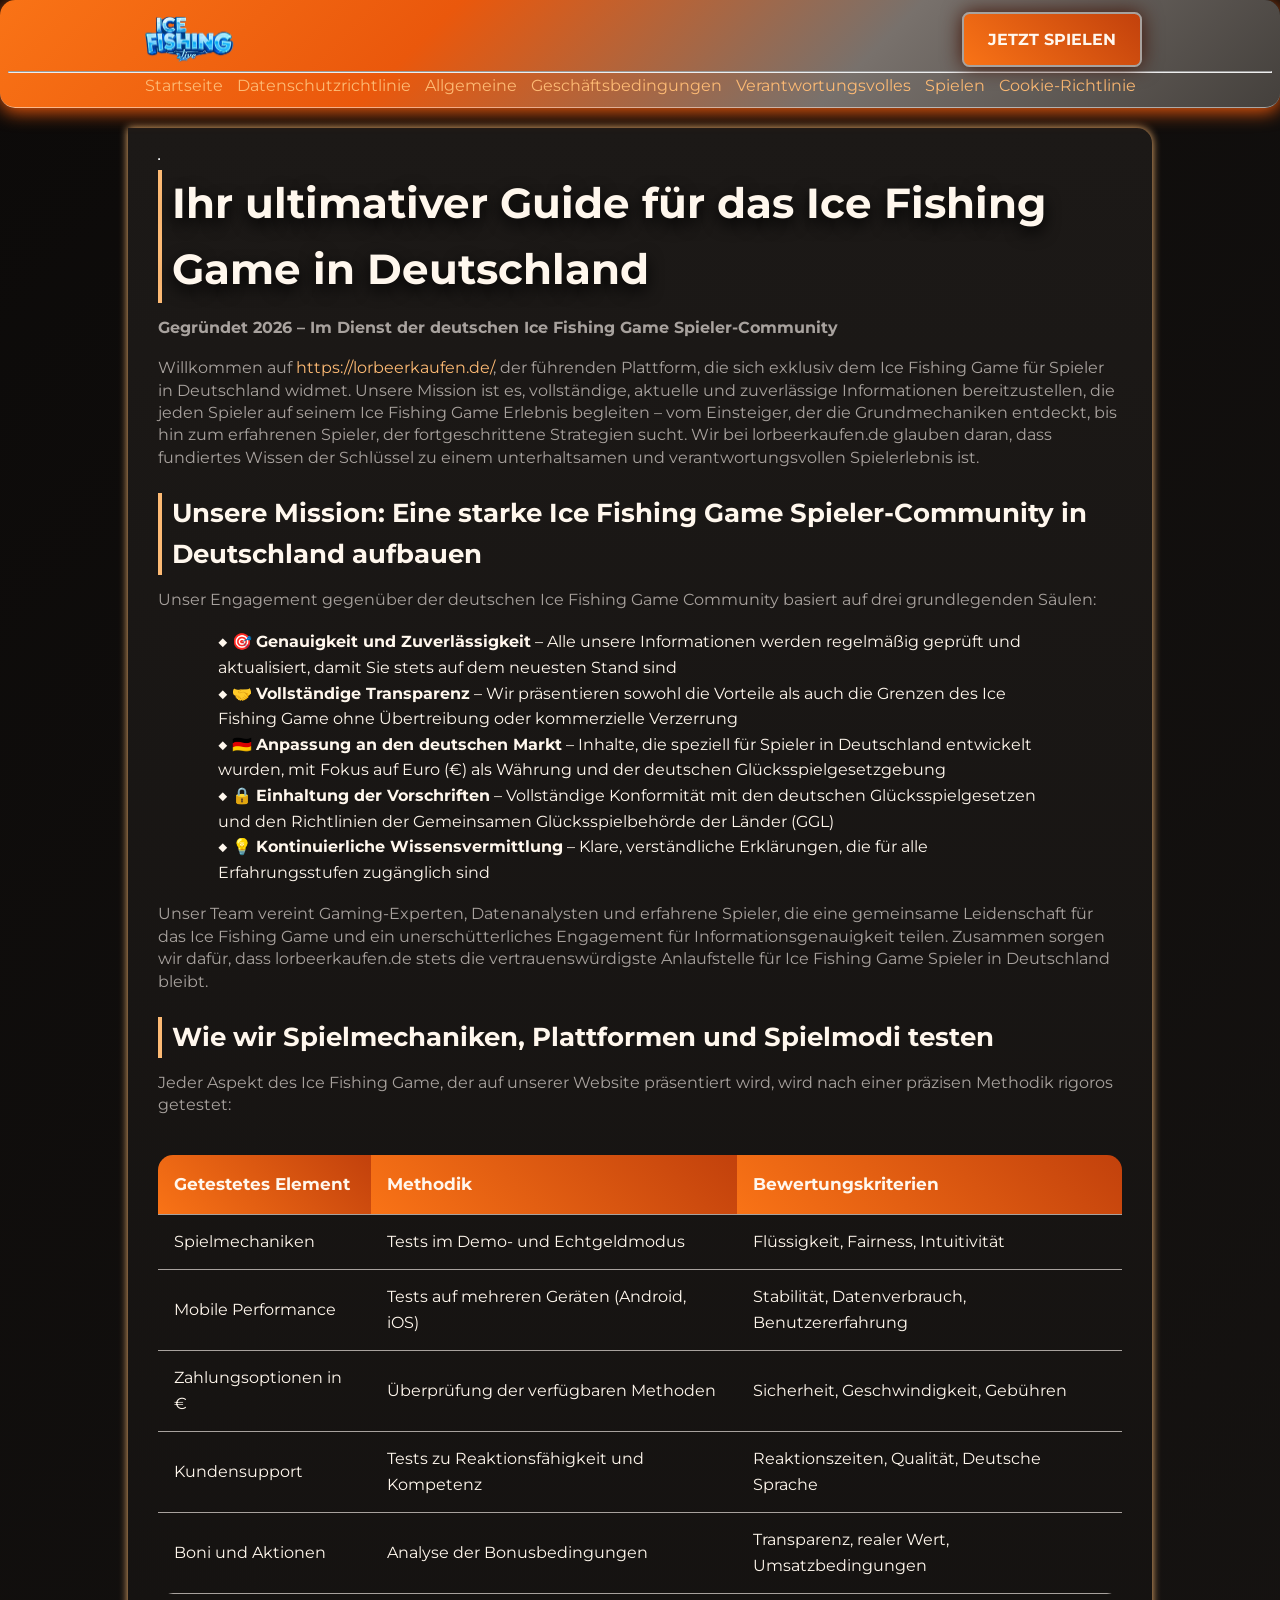
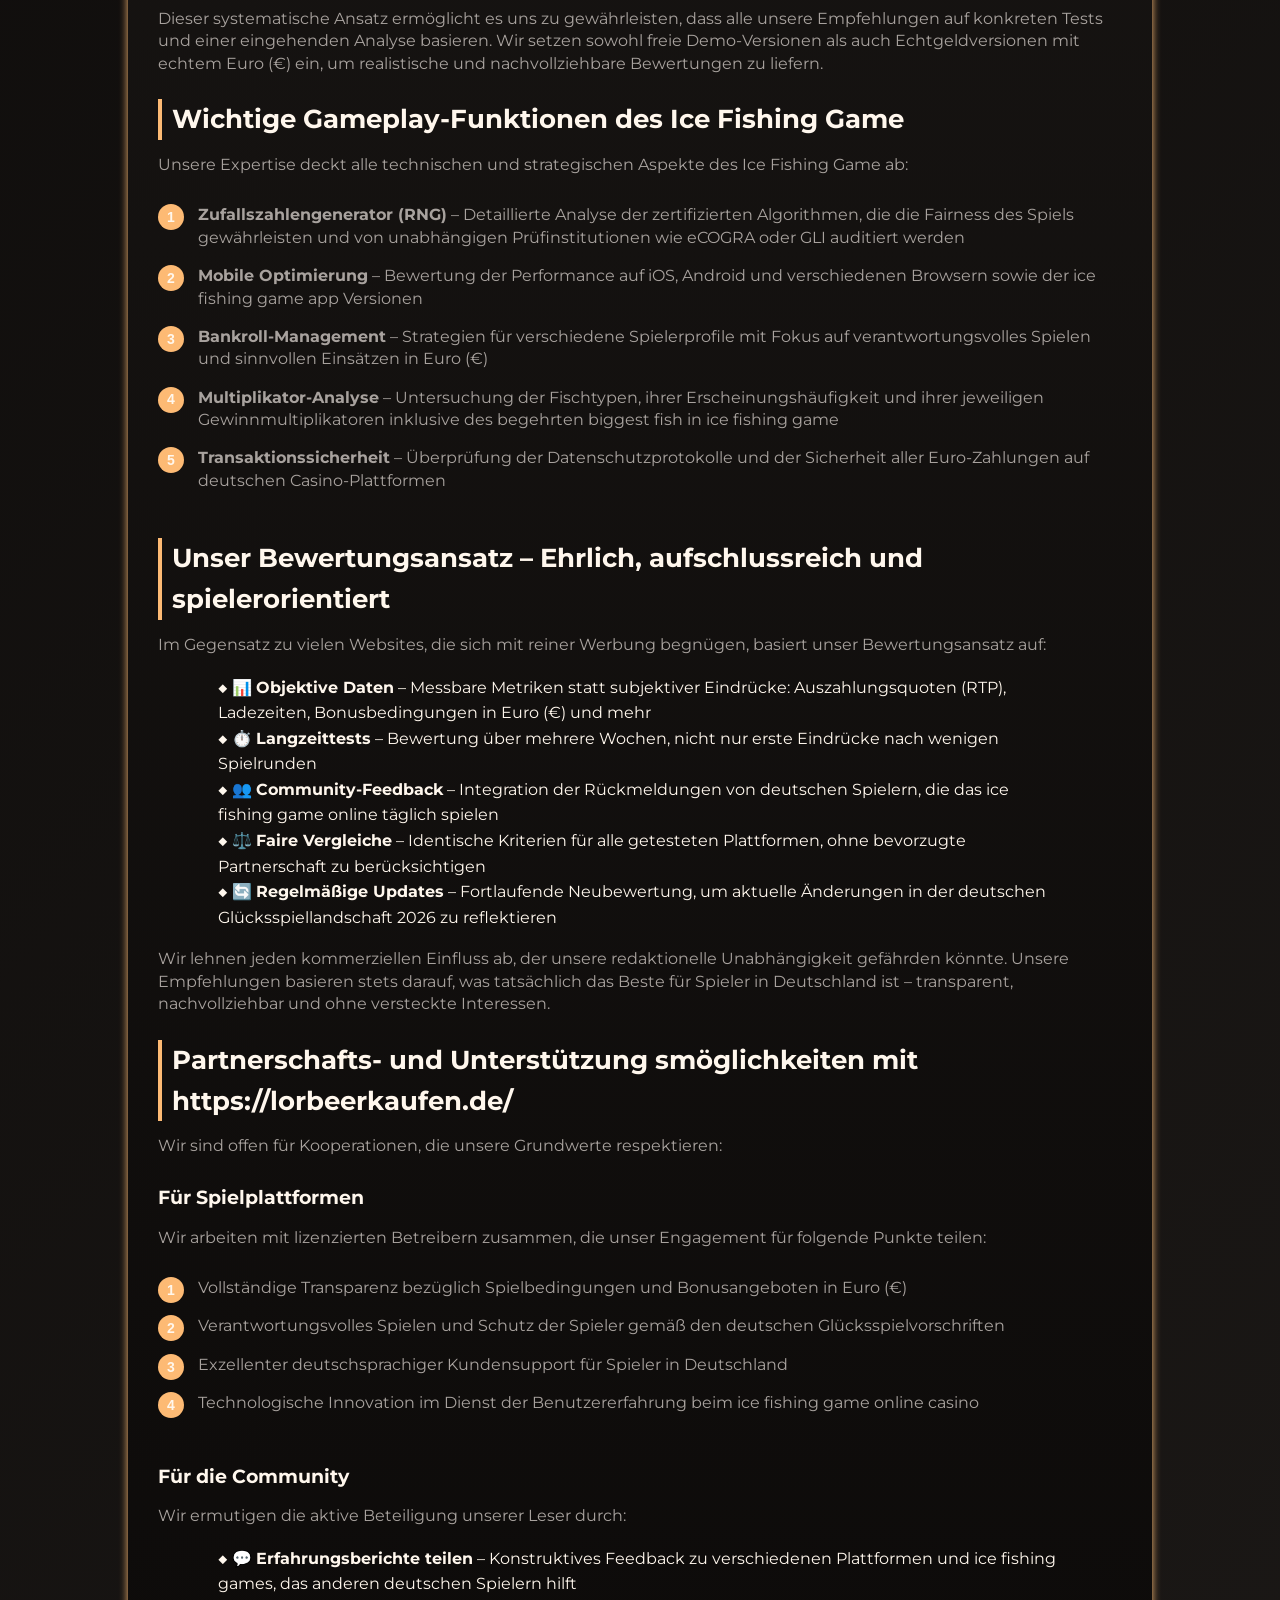
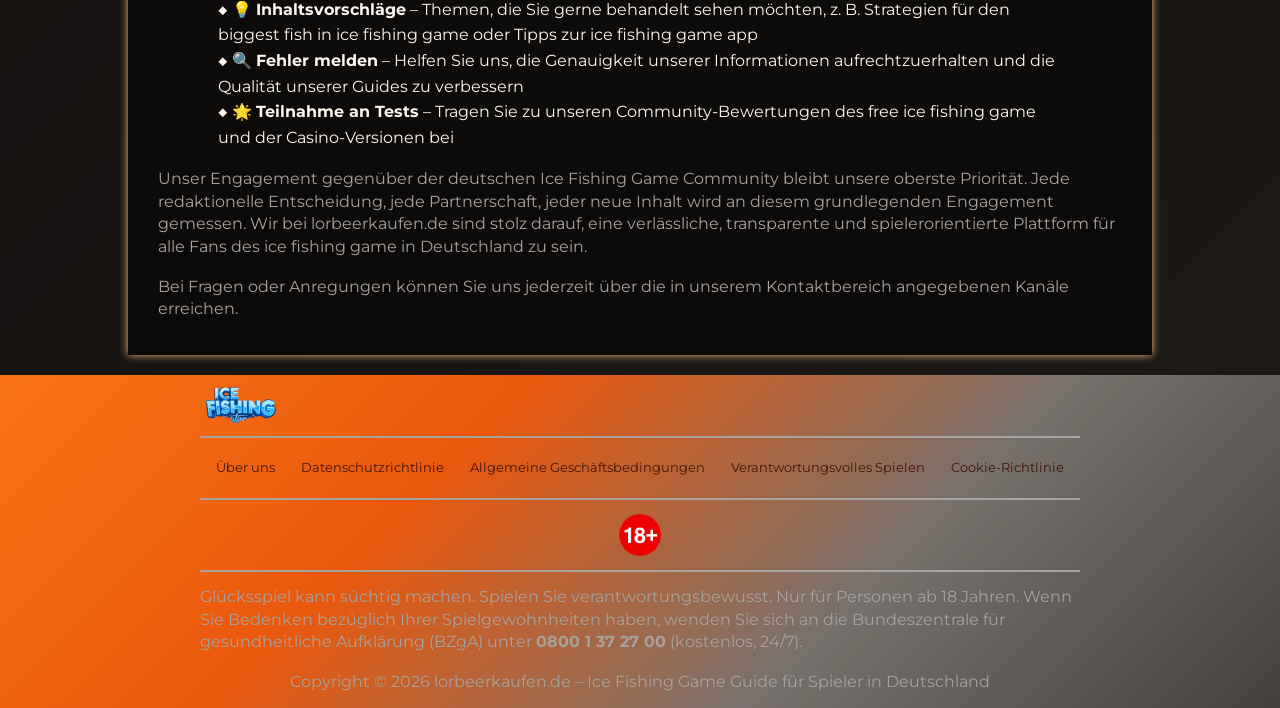
<file: about-us/index.html>
<!DOCTYPE html>
<html lang="de">

<head>
    <meta charset="UTF-8">
    <meta name="viewport" content="width=device-width, initial-scale=1.0">
    <link rel="stylesheet" href="/style.css">
    <link rel="shortcut icon" href="/favicon.ico" type="image/x-icon">
    <title>Über uns – Ice Fishing Game Deutschland | lorbeerkaufen.de</title>
    <meta name="description"
        content="Erfahren Sie mehr über lorbeerkaufen.de – Ihr führendes Portal rund um das Ice Fishing Game in Deutschland. Guides, Strategien und aktuelle Informationen für alle Spieler.">
    <meta name="googlebot" content="index,follow,noarchive">

    <link rel="canonical" href="https://lorbeerkaufen.de/about-us/">

    <meta property="og:type" content="website" />
    <meta property="og:title" content="Über uns – Ice Fishing Game Deutschland" />
    <meta property="og:description"
        content="Entdecken Sie die Mission und die Werte von https://lorbeerkaufen.de/ – Ihre ultimative Ressource für das Ice Fishing Game in Deutschland." />
    <meta property="og:url" content="https://lorbeerkaufen.de/about-us/" />
    <meta property="og:site_name" content="Ice Fishing Game Deutschland" />
    <meta property="og:locale" content="de_DE" />

    <meta name="twitter:card" content="summary" />
    <meta name="twitter:title" content="Über uns – Ice Fishing Game Deutschland" />
    <meta name="twitter:description"
        content="Entdecken Sie die Mission und die Werte von https://lorbeerkaufen.de/ – Ihre ultimative Ressource für das Ice Fishing Game in Deutschland." />

    <script type="application/ld+json">
        {
            "@context": "https://schema.org",
            "@type": "WebPage",
            "name": "Über uns – Ice Fishing Game Deutschland",
            "description": "Präsentation von https://lorbeerkaufen.de/ – das führende Portal für das Ice Fishing Game in Deutschland",
            "url": "https://lorbeerkaufen.de/about-us/",
            "datePublished": "2026-01-10",
            "dateModified": "2026-03-16",
            "publisher": {
                "@type": "Organization",
                "name": "Ice Fishing Game Deutschland",
                "logo": {
                    "@type": "ImageObject",
                    "url": "https://lorbeerkaufen.de/img/logo.webp"
                }
            }
        }
    </script>
</head>

<body>
    <header>
        <div class="logo-container">
            <a href="/">
                <img src="/img/logo.webp" alt="Ice Fishing Game Deutschland Logo" width="100" height="80">
            </a>
            <a href="/play/" class="btn" rel="nofollow" content="noindex">JETZT SPIELEN</a>
        </div>
        <hr>
        <nav class="navigation-list">
            <a href="/">Startseite</a>
            <a href="/privacy-policy/">Datenschutzrichtlinie</a>
            <a href="/terms-and-conditions/">Allgemeine Geschäftsbedingungen</a>
            <a href="/responsible-gambling/">Verantwortungsvolles Spielen</a>
            <a href="/cookie-policy/">Cookie-Richtlinie</a>
        </nav>
    </header>

    <main>
        <div class="container-long">
            <hr class="title-line">
            <h1>Ihr ultimativer Guide für das Ice Fishing Game in Deutschland</h1>

            <p><strong>Gegründet 2026 – Im Dienst der deutschen Ice Fishing Game Spieler-Community</strong></p>

            <p>Willkommen auf <a href="https://lorbeerkaufen.de/">https://lorbeerkaufen.de/</a>, der führenden
                Plattform, die sich exklusiv dem Ice Fishing Game für Spieler in Deutschland widmet. Unsere Mission ist
                es, vollständige, aktuelle und zuverlässige Informationen bereitzustellen, die jeden Spieler auf seinem
                Ice Fishing Game Erlebnis begleiten – vom Einsteiger, der die Grundmechaniken entdeckt, bis hin zum
                erfahrenen Spieler, der fortgeschrittene Strategien sucht. Wir bei lorbeerkaufen.de glauben daran, dass
                fundiertes Wissen der Schlüssel zu einem unterhaltsamen und verantwortungsvollen Spielerlebnis ist.</p>

            <h2>Unsere Mission: Eine starke Ice Fishing Game Spieler-Community in Deutschland aufbauen</h2>
            <p>Unser Engagement gegenüber der deutschen Ice Fishing Game Community basiert auf drei grundlegenden
                Säulen:</p>
            <ul>
                <li>🎯 <strong>Genauigkeit und Zuverlässigkeit</strong> – Alle unsere Informationen werden regelmäßig
                    geprüft und aktualisiert, damit Sie stets auf dem neuesten Stand sind</li>
                <li>🤝 <strong>Vollständige Transparenz</strong> – Wir präsentieren sowohl die Vorteile als auch die
                    Grenzen des Ice Fishing Game ohne Übertreibung oder kommerzielle Verzerrung</li>
                <li>🇩🇪 <strong>Anpassung an den deutschen Markt</strong> – Inhalte, die speziell für Spieler in
                    Deutschland entwickelt wurden, mit Fokus auf Euro (€) als Währung und der deutschen
                    Glücksspielgesetzgebung</li>
                <li>🔒 <strong>Einhaltung der Vorschriften</strong> – Vollständige Konformität mit den deutschen
                    Glücksspielgesetzen und den Richtlinien der Gemeinsamen Glücksspielbehörde der Länder (GGL)</li>
                <li>💡 <strong>Kontinuierliche Wissensvermittlung</strong> – Klare, verständliche Erklärungen, die für
                    alle Erfahrungsstufen zugänglich sind</li>
            </ul>

            <p>Unser Team vereint Gaming-Experten, Datenanalysten und erfahrene Spieler, die eine gemeinsame
                Leidenschaft für das Ice Fishing Game und ein unerschütterliches Engagement für Informationsgenauigkeit
                teilen. Zusammen sorgen wir dafür, dass lorbeerkaufen.de stets die vertrauenswürdigste Anlaufstelle für
                Ice Fishing Game Spieler in Deutschland bleibt.</p>

            <h2>Wie wir Spielmechaniken, Plattformen und Spielmodi testen</h2>
            <p>Jeder Aspekt des Ice Fishing Game, der auf unserer Website präsentiert wird, wird nach einer präzisen
                Methodik rigoros getestet:</p>

            <div class="table-wrapper">
                <table>
                    <tr>
                        <th>Getestetes Element</th>
                        <th>Methodik</th>
                        <th>Bewertungskriterien</th>
                    </tr>
                    <tr>
                        <td>Spielmechaniken</td>
                        <td>Tests im Demo- und Echtgeldmodus</td>
                        <td>Flüssigkeit, Fairness, Intuitivität</td>
                    </tr>
                    <tr>
                        <td>Mobile Performance</td>
                        <td>Tests auf mehreren Geräten (Android, iOS)</td>
                        <td>Stabilität, Datenverbrauch, Benutzererfahrung</td>
                    </tr>
                    <tr>
                        <td>Zahlungsoptionen in €</td>
                        <td>Überprüfung der verfügbaren Methoden</td>
                        <td>Sicherheit, Geschwindigkeit, Gebühren</td>
                    </tr>
                    <tr>
                        <td>Kundensupport</td>
                        <td>Tests zu Reaktionsfähigkeit und Kompetenz</td>
                        <td>Reaktionszeiten, Qualität, Deutsche Sprache</td>
                    </tr>
                    <tr>
                        <td>Boni und Aktionen</td>
                        <td>Analyse der Bonusbedingungen</td>
                        <td>Transparenz, realer Wert, Umsatzbedingungen</td>
                    </tr>
                </table>
            </div>

            <p>Dieser systematische Ansatz ermöglicht es uns zu gewährleisten, dass alle unsere Empfehlungen auf
                konkreten Tests und einer eingehenden Analyse basieren. Wir setzen sowohl freie Demo-Versionen als auch
                Echtgeldversionen mit echtem Euro (€) ein, um realistische und nachvollziehbare Bewertungen zu liefern.
            </p>

            <h2>Wichtige Gameplay-Funktionen des Ice Fishing Game</h2>
            <p>Unsere Expertise deckt alle technischen und strategischen Aspekte des Ice Fishing Game ab:</p>
            <ol class="pink-circle-list">
                <li>
                    <p><strong>Zufallszahlengenerator (RNG)</strong> – Detaillierte Analyse der zertifizierten
                        Algorithmen, die die Fairness des Spiels gewährleisten und von unabhängigen Prüfinstitutionen
                        wie eCOGRA oder GLI auditiert werden</p>
                </li>
                <li>
                    <p><strong>Mobile Optimierung</strong> – Bewertung der Performance auf iOS, Android und
                        verschiedenen Browsern sowie der ice fishing game app Versionen</p>
                </li>
                <li>
                    <p><strong>Bankroll-Management</strong> – Strategien für verschiedene Spielerprofile mit Fokus auf
                        verantwortungsvolles Spielen und sinnvollen Einsätzen in Euro (€)</p>
                </li>
                <li>
                    <p><strong>Multiplikator-Analyse</strong> – Untersuchung der Fischtypen, ihrer
                        Erscheinungshäufigkeit und ihrer jeweiligen Gewinnmultiplikatoren inklusive des begehrten
                        biggest fish in ice fishing game</p>
                </li>
                <li>
                    <p><strong>Transaktionssicherheit</strong> – Überprüfung der Datenschutzprotokolle und der
                        Sicherheit aller Euro-Zahlungen auf deutschen Casino-Plattformen</p>
                </li>
            </ol>

            <h2>Unser Bewertungsansatz – Ehrlich, aufschlussreich und spielerorientiert</h2>
            <p>Im Gegensatz zu vielen Websites, die sich mit reiner Werbung begnügen, basiert unser Bewertungsansatz
                auf:</p>
            <ul>
                <li>📊 <strong>Objektive Daten</strong> – Messbare Metriken statt subjektiver Eindrücke:
                    Auszahlungsquoten (RTP), Ladezeiten, Bonusbedingungen in Euro (€) und mehr</li>
                <li>⏱️ <strong>Langzeittests</strong> – Bewertung über mehrere Wochen, nicht nur erste Eindrücke nach
                    wenigen Spielrunden</li>
                <li>👥 <strong>Community-Feedback</strong> – Integration der Rückmeldungen von deutschen Spielern, die
                    das ice fishing game online täglich spielen</li>
                <li>⚖️ <strong>Faire Vergleiche</strong> – Identische Kriterien für alle getesteten Plattformen, ohne
                    bevorzugte Partnerschaft zu berücksichtigen</li>
                <li>🔄 <strong>Regelmäßige Updates</strong> – Fortlaufende Neubewertung, um aktuelle Änderungen in der
                    deutschen Glücksspiellandschaft 2026 zu reflektieren</li>
            </ul>

            <p>Wir lehnen jeden kommerziellen Einfluss ab, der unsere redaktionelle Unabhängigkeit gefährden könnte.
                Unsere Empfehlungen basieren stets darauf, was tatsächlich das Beste für Spieler in Deutschland ist –
                transparent, nachvollziehbar und ohne versteckte Interessen.</p>

            <h2>Partnerschafts- und Unterstützung smöglichkeiten mit https://lorbeerkaufen.de/</h2>
            <p>Wir sind offen für Kooperationen, die unsere Grundwerte respektieren:</p>

            <h3>Für Spielplattformen</h3>
            <p>Wir arbeiten mit lizenzierten Betreibern zusammen, die unser Engagement für folgende Punkte teilen:</p>
            <ol class="pink-circle-list">
                <li>
                    <p>Vollständige Transparenz bezüglich Spielbedingungen und Bonusangeboten in Euro (€)</p>
                </li>
                <li>
                    <p>Verantwortungsvolles Spielen und Schutz der Spieler gemäß den deutschen Glücksspielvorschriften
                    </p>
                </li>
                <li>
                    <p>Exzellenter deutschsprachiger Kundensupport für Spieler in Deutschland</p>
                </li>
                <li>
                    <p>Technologische Innovation im Dienst der Benutzererfahrung beim ice fishing game online casino</p>
                </li>
            </ol>

            <h3>Für die Community</h3>
            <p>Wir ermutigen die aktive Beteiligung unserer Leser durch:</p>
            <ul>
                <li>💬 <strong>Erfahrungsberichte teilen</strong> – Konstruktives Feedback zu verschiedenen Plattformen
                    und ice fishing games, das anderen deutschen Spielern hilft</li>
                <li>💡 <strong>Inhaltsvorschläge</strong> – Themen, die Sie gerne behandelt sehen möchten, z. B.
                    Strategien für den biggest fish in ice fishing game oder Tipps zur ice fishing game app</li>
                <li>🔍 <strong>Fehler melden</strong> – Helfen Sie uns, die Genauigkeit unserer Informationen
                    aufrechtzuerhalten und die Qualität unserer Guides zu verbessern</li>
                <li>🌟 <strong>Teilnahme an Tests</strong> – Tragen Sie zu unseren Community-Bewertungen des free ice
                    fishing game und der Casino-Versionen bei</li>
            </ul>

            <p>Unser Engagement gegenüber der deutschen Ice Fishing Game Community bleibt unsere oberste Priorität. Jede
                redaktionelle Entscheidung, jede Partnerschaft, jeder neue Inhalt wird an diesem grundlegenden
                Engagement gemessen. Wir bei lorbeerkaufen.de sind stolz darauf, eine verlässliche, transparente und
                spielerorientierte Plattform für alle Fans des ice fishing game in Deutschland zu sein.</p>

            <p>Bei Fragen oder Anregungen können Sie uns jederzeit über die in unserem Kontaktbereich angegebenen Kanäle
                erreichen.</p>
        </div>
    </main>

    <footer>
        <a href="/">
            <img src="/img/logo.webp" alt="Ice Fishing Game Deutschland" width="80" height="80">
        </a>
        <hr class="faq-hr">
        <div class="flex-wrapper">
            <a href="/about-us/">Über uns</a>
            <a href="/privacy-policy/">Datenschutzrichtlinie</a>
            <a href="/terms-and-conditions/">Allgemeine Geschäftsbedingungen</a>
            <a href="/responsible-gambling/">Verantwortungsvolles Spielen</a>
            <a href="/cookie-policy/">Cookie-Richtlinie</a>
        </div>
        <hr class="faq-hr">
        <img src="/img/18-icon.webp" alt="18+ Icon" width="50" height="50">
        <hr class="faq-hr">
        <p>
            Glücksspiel kann süchtig machen. Spielen Sie verantwortungsbewusst. Nur für Personen ab 18 Jahren. Wenn Sie
            Bedenken bezüglich Ihrer Spielgewohnheiten haben, wenden Sie sich an die Bundeszentrale für gesundheitliche
            Aufklärung (BZgA) unter <strong>0800 1 37 27 00</strong> (kostenlos, 24/7).
        </p>
        <p>
            Copyright © 2026 lorbeerkaufen.de – Ice Fishing Game Guide für Spieler in Deutschland
        </p>
    </footer>
</body>

</html>
</file>
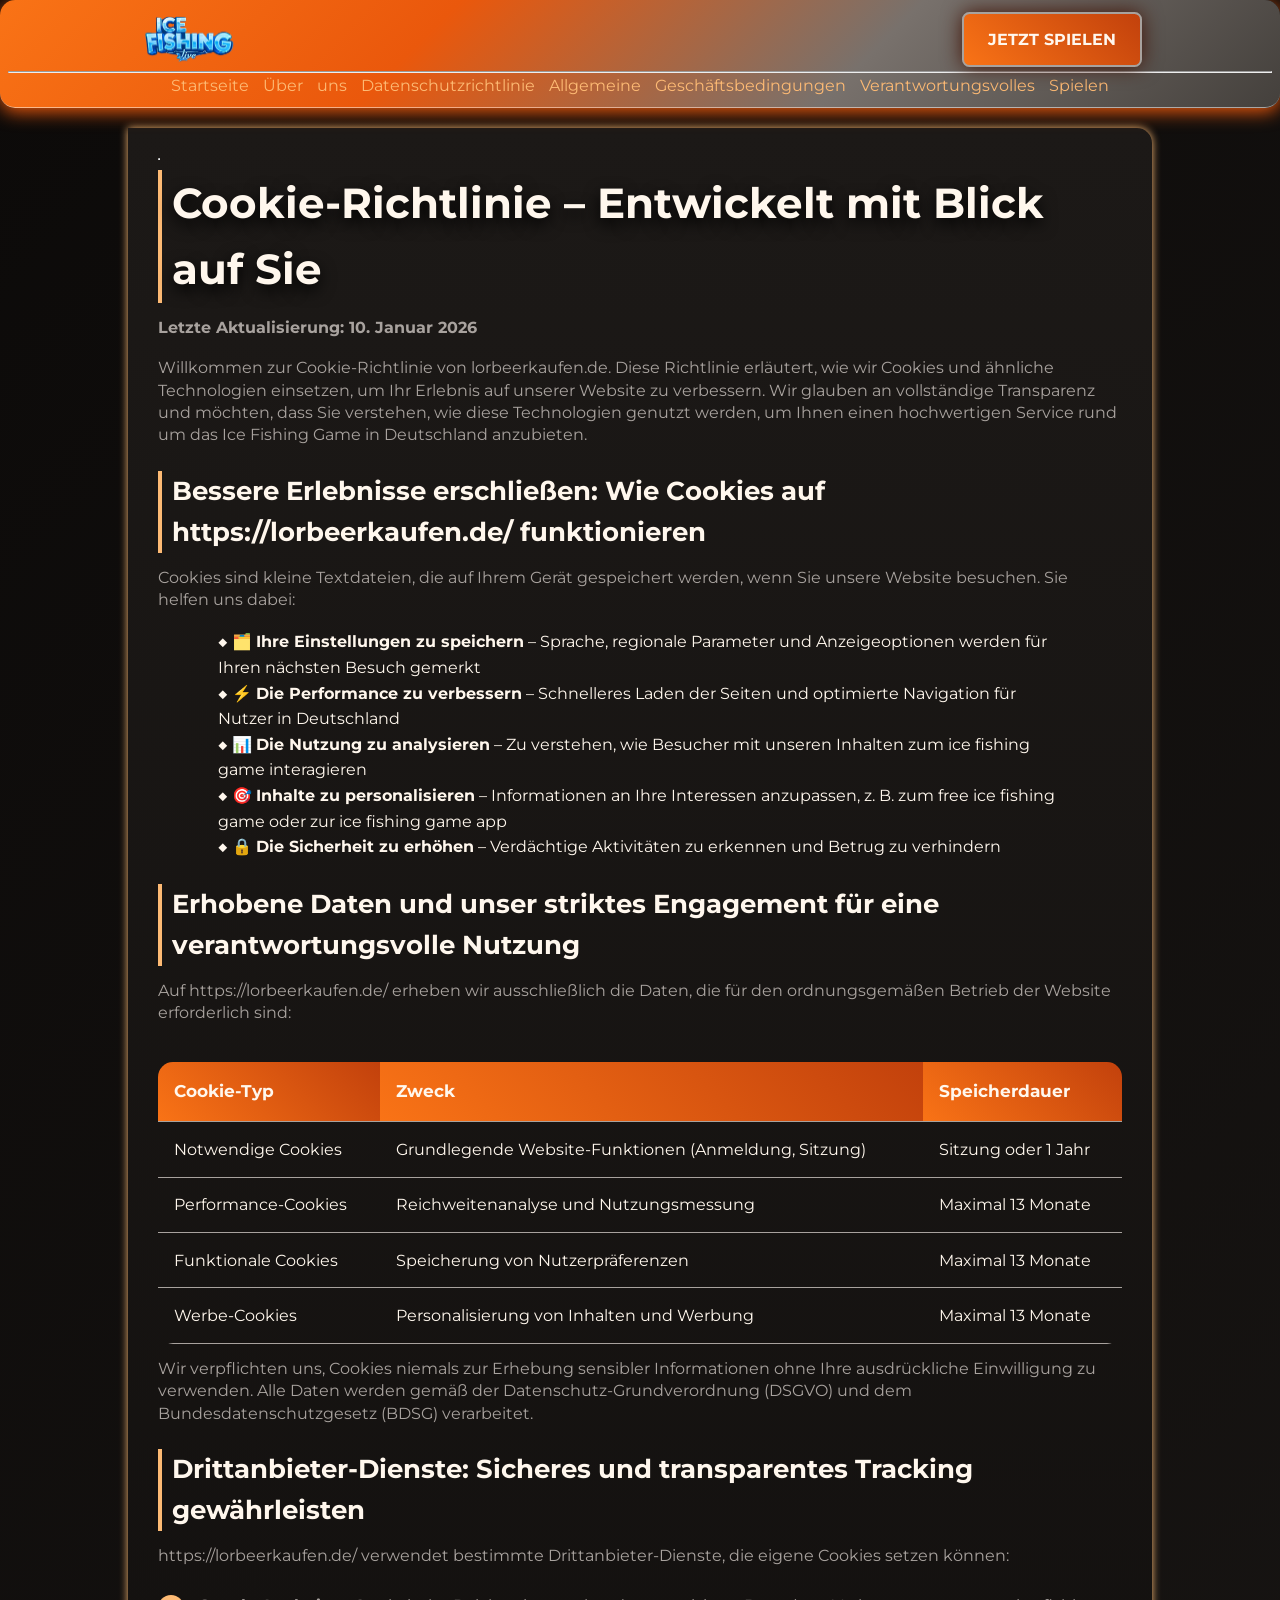
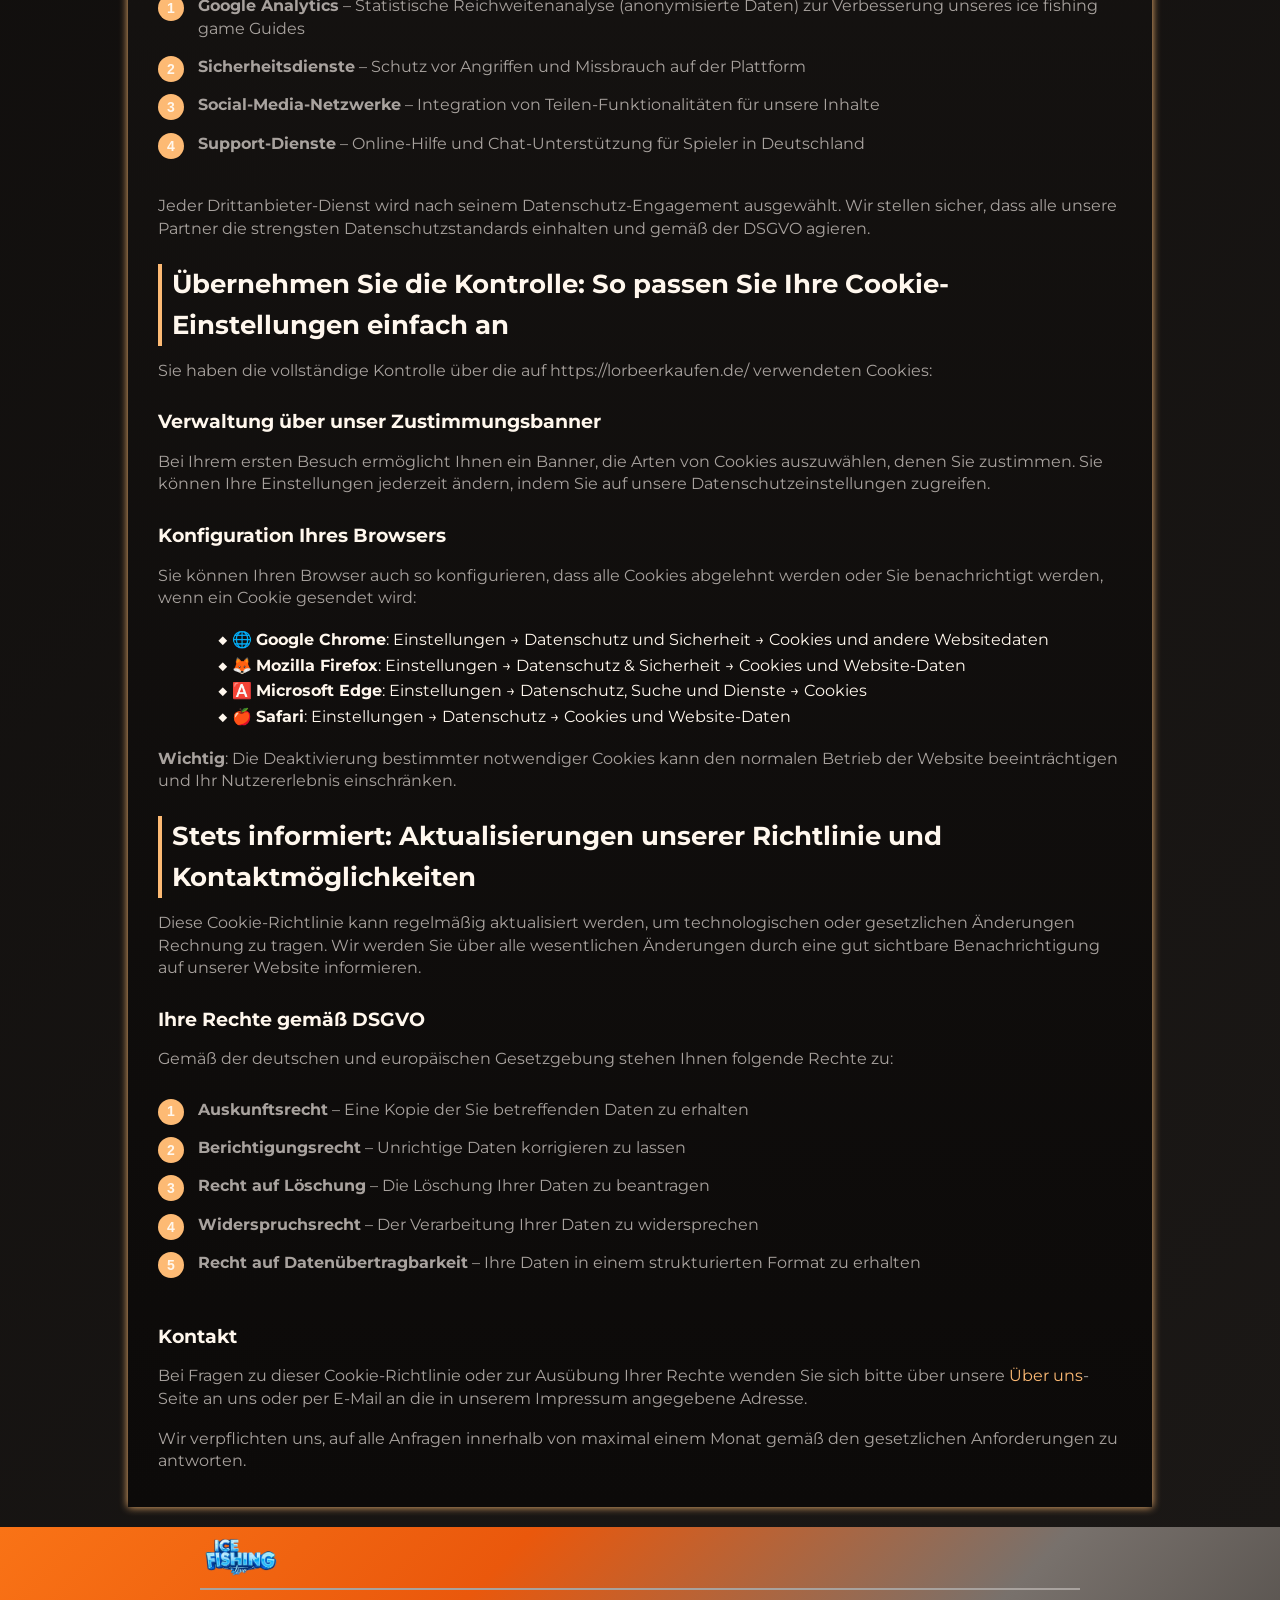
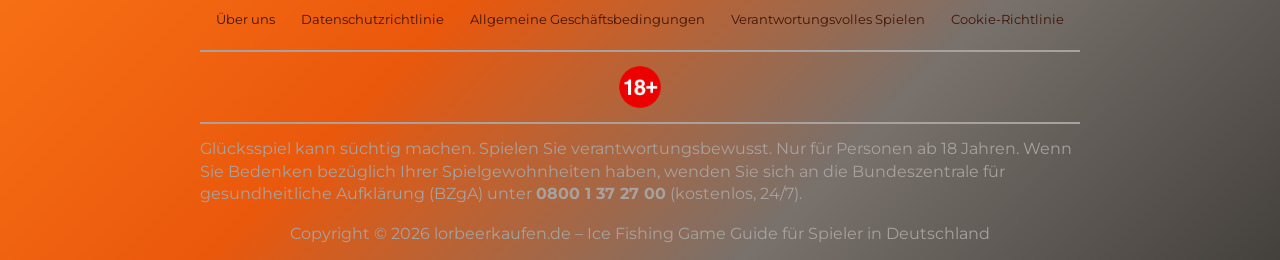
<file: cookie-policy/index.html>
<!DOCTYPE html>
<html lang="de">

<head>
    <meta charset="UTF-8">
    <meta name="viewport" content="width=device-width, initial-scale=1.0">
    <link rel="stylesheet" href="/style.css">
    <link rel="shortcut icon" href="/favicon.ico" type="image/x-icon">
    <title>Ihr Datenschutz hat für uns höchste Priorität | lorbeerkaufen.de</title>
    <meta name="description"
        content="Auf https://lorbeerkaufen.de/ verpflichten wir uns zum Schutz Ihrer Daten. Erfahren Sie, wie Cookies Ihr Erlebnis verbessern und dabei Sicherheit und Transparenz Ihrer persönlichen Informationen gewährleisten.">
    <meta name="googlebot" content="index,follow,noarchive">

    <link rel="canonical" href="https://lorbeerkaufen.de/cookie-policy/">

    <meta property="og:type" content="website" />
    <meta property="og:title" content="Cookie-Richtlinie – Ice Fishing Game Deutschland" />
    <meta property="og:description"
        content="Wie https://lorbeerkaufen.de/ Cookies verwendet, um Ihr Nutzererlebnis transparent und sicher zu verbessern." />
    <meta property="og:url" content="https://lorbeerkaufen.de/cookie-policy/" />
    <meta property="og:site_name" content="Ice Fishing Game Deutschland" />
    <meta property="og:locale" content="de_DE" />

    <meta name="twitter:card" content="summary" />
    <meta name="twitter:title" content="Cookie-Richtlinie – Ice Fishing Game Deutschland" />
    <meta name="twitter:description"
        content="Wie https://lorbeerkaufen.de/ Cookies verwendet, um Ihr Nutzererlebnis transparent und sicher zu verbessern." />

    <script type="application/ld+json">
        {
            "@context": "https://schema.org",
            "@type": "WebPage",
            "name": "Cookie-Richtlinie – Ice Fishing Game Deutschland",
            "description": "Cookie-Richtlinie für die Nutzung von https://lorbeerkaufen.de/",
            "url": "https://lorbeerkaufen.de/cookie-policy/",
            "datePublished": "2026-01-10",
            "dateModified": "2026-03-16",
            "publisher": {
                "@type": "Organization",
                "name": "Ice Fishing Game Deutschland",
                "logo": {
                    "@type": "ImageObject",
                    "url": "https://lorbeerkaufen.de/img/logo.webp"
                }
            }
        }
    </script>
</head>

<body>
    <header>
        <div class="logo-container">
            <a href="/">
                <img src="/img/logo.webp" alt="Ice Fishing Game Deutschland Logo" width="100" height="80">
            </a>
            <a href="/play/" class="btn" rel="nofollow" content="noindex">JETZT SPIELEN</a>
        </div>
        <hr>
        <nav class="navigation-list">
            <a href="/">Startseite</a>
            <a href="/about-us/">Über uns</a>
            <a href="/privacy-policy/">Datenschutzrichtlinie</a>
            <a href="/terms-and-conditions/">Allgemeine Geschäftsbedingungen</a>
            <a href="/responsible-gambling/">Verantwortungsvolles Spielen</a>
        </nav>
    </header>

    <main>
        <div class="container-long">
            <hr class="title-line">
            <h1>Cookie-Richtlinie – Entwickelt mit Blick auf Sie</h1>

            <p><strong>Letzte Aktualisierung: 10. Januar 2026</strong></p>

            <p>Willkommen zur Cookie-Richtlinie von lorbeerkaufen.de. Diese Richtlinie erläutert, wie wir Cookies und
                ähnliche Technologien einsetzen, um Ihr Erlebnis auf unserer Website zu verbessern. Wir glauben an
                vollständige Transparenz und möchten, dass Sie verstehen, wie diese Technologien genutzt werden, um
                Ihnen einen hochwertigen Service rund um das Ice Fishing Game in Deutschland anzubieten.</p>

            <h2>Bessere Erlebnisse erschließen: Wie Cookies auf https://lorbeerkaufen.de/ funktionieren</h2>
            <p>Cookies sind kleine Textdateien, die auf Ihrem Gerät gespeichert werden, wenn Sie unsere Website
                besuchen. Sie helfen uns dabei:</p>
            <ul>
                <li>🗂️ <strong>Ihre Einstellungen zu speichern</strong> – Sprache, regionale Parameter und
                    Anzeigeoptionen werden für Ihren nächsten Besuch gemerkt</li>
                <li>⚡ <strong>Die Performance zu verbessern</strong> – Schnelleres Laden der Seiten und optimierte
                    Navigation für Nutzer in Deutschland</li>
                <li>📊 <strong>Die Nutzung zu analysieren</strong> – Zu verstehen, wie Besucher mit unseren Inhalten zum
                    ice fishing game interagieren</li>
                <li>🎯 <strong>Inhalte zu personalisieren</strong> – Informationen an Ihre Interessen anzupassen, z. B.
                    zum free ice fishing game oder zur ice fishing game app</li>
                <li>🔒 <strong>Die Sicherheit zu erhöhen</strong> – Verdächtige Aktivitäten zu erkennen und Betrug zu
                    verhindern</li>
            </ul>

            <h2>Erhobene Daten und unser striktes Engagement für eine verantwortungsvolle Nutzung</h2>
            <p>Auf https://lorbeerkaufen.de/ erheben wir ausschließlich die Daten, die für den ordnungsgemäßen Betrieb
                der Website erforderlich sind:</p>

            <div class="table-wrapper">
                <table>
                    <tr>
                        <th>Cookie-Typ</th>
                        <th>Zweck</th>
                        <th>Speicherdauer</th>
                    </tr>
                    <tr>
                        <td>Notwendige Cookies</td>
                        <td>Grundlegende Website-Funktionen (Anmeldung, Sitzung)</td>
                        <td>Sitzung oder 1 Jahr</td>
                    </tr>
                    <tr>
                        <td>Performance-Cookies</td>
                        <td>Reichweitenanalyse und Nutzungsmessung</td>
                        <td>Maximal 13 Monate</td>
                    </tr>
                    <tr>
                        <td>Funktionale Cookies</td>
                        <td>Speicherung von Nutzerpräferenzen</td>
                        <td>Maximal 13 Monate</td>
                    </tr>
                    <tr>
                        <td>Werbe-Cookies</td>
                        <td>Personalisierung von Inhalten und Werbung</td>
                        <td>Maximal 13 Monate</td>
                    </tr>
                </table>
            </div>

            <p>Wir verpflichten uns, Cookies niemals zur Erhebung sensibler Informationen ohne Ihre ausdrückliche
                Einwilligung zu verwenden. Alle Daten werden gemäß der Datenschutz-Grundverordnung (DSGVO) und dem
                Bundesdatenschutzgesetz (BDSG) verarbeitet.</p>

            <h2>Drittanbieter-Dienste: Sicheres und transparentes Tracking gewährleisten</h2>
            <p>https://lorbeerkaufen.de/ verwendet bestimmte Drittanbieter-Dienste, die eigene Cookies setzen können:
            </p>
            <ol class="pink-circle-list">
                <li>
                    <p><strong>Google Analytics</strong> – Statistische Reichweitenanalyse (anonymisierte Daten) zur
                        Verbesserung unseres ice fishing game Guides</p>
                </li>
                <li>
                    <p><strong>Sicherheitsdienste</strong> – Schutz vor Angriffen und Missbrauch auf der Plattform</p>
                </li>
                <li>
                    <p><strong>Social-Media-Netzwerke</strong> – Integration von Teilen-Funktionalitäten für unsere
                        Inhalte</p>
                </li>
                <li>
                    <p><strong>Support-Dienste</strong> – Online-Hilfe und Chat-Unterstützung für Spieler in Deutschland
                    </p>
                </li>
            </ol>

            <p>Jeder Drittanbieter-Dienst wird nach seinem Datenschutz-Engagement ausgewählt. Wir stellen sicher, dass
                alle unsere Partner die strengsten Datenschutzstandards einhalten und gemäß der DSGVO agieren.</p>

            <h2>Übernehmen Sie die Kontrolle: So passen Sie Ihre Cookie-Einstellungen einfach an</h2>
            <p>Sie haben die vollständige Kontrolle über die auf https://lorbeerkaufen.de/ verwendeten Cookies:</p>

            <h3>Verwaltung über unser Zustimmungsbanner</h3>
            <p>Bei Ihrem ersten Besuch ermöglicht Ihnen ein Banner, die Arten von Cookies auszuwählen, denen Sie
                zustimmen. Sie können Ihre Einstellungen jederzeit ändern, indem Sie auf unsere Datenschutzeinstellungen
                zugreifen.</p>

            <h3>Konfiguration Ihres Browsers</h3>
            <p>Sie können Ihren Browser auch so konfigurieren, dass alle Cookies abgelehnt werden oder Sie
                benachrichtigt werden, wenn ein Cookie gesendet wird:</p>
            <ul>
                <li>🌐 <strong>Google Chrome</strong>: Einstellungen → Datenschutz und Sicherheit → Cookies und andere
                    Websitedaten</li>
                <li>🦊 <strong>Mozilla Firefox</strong>: Einstellungen → Datenschutz & Sicherheit → Cookies und
                    Website-Daten</li>
                <li>🅰️ <strong>Microsoft Edge</strong>: Einstellungen → Datenschutz, Suche und Dienste → Cookies</li>
                <li>🍎 <strong>Safari</strong>: Einstellungen → Datenschutz → Cookies und Website-Daten</li>
            </ul>

            <p><strong>Wichtig</strong>: Die Deaktivierung bestimmter notwendiger Cookies kann den normalen Betrieb der
                Website beeinträchtigen und Ihr Nutzererlebnis einschränken.</p>

            <h2>Stets informiert: Aktualisierungen unserer Richtlinie und Kontaktmöglichkeiten</h2>
            <p>Diese Cookie-Richtlinie kann regelmäßig aktualisiert werden, um technologischen oder gesetzlichen
                Änderungen Rechnung zu tragen. Wir werden Sie über alle wesentlichen Änderungen durch eine gut sichtbare
                Benachrichtigung auf unserer Website informieren.</p>

            <h3>Ihre Rechte gemäß DSGVO</h3>
            <p>Gemäß der deutschen und europäischen Gesetzgebung stehen Ihnen folgende Rechte zu:</p>
            <ol class="pink-circle-list">
                <li>
                    <p><strong>Auskunftsrecht</strong> – Eine Kopie der Sie betreffenden Daten zu erhalten</p>
                </li>
                <li>
                    <p><strong>Berichtigungsrecht</strong> – Unrichtige Daten korrigieren zu lassen</p>
                </li>
                <li>
                    <p><strong>Recht auf Löschung</strong> – Die Löschung Ihrer Daten zu beantragen</p>
                </li>
                <li>
                    <p><strong>Widerspruchsrecht</strong> – Der Verarbeitung Ihrer Daten zu widersprechen</p>
                </li>
                <li>
                    <p><strong>Recht auf Datenübertragbarkeit</strong> – Ihre Daten in einem strukturierten Format zu
                        erhalten</p>
                </li>
            </ol>

            <h3>Kontakt</h3>
            <p>Bei Fragen zu dieser Cookie-Richtlinie oder zur Ausübung Ihrer Rechte wenden Sie sich bitte über unsere
                <a href="/about-us/">Über uns</a>-Seite an uns oder per E-Mail an die in unserem Impressum angegebene
                Adresse.
            </p>

            <p>Wir verpflichten uns, auf alle Anfragen innerhalb von maximal einem Monat gemäß den gesetzlichen
                Anforderungen zu antworten.</p>
        </div>
    </main>

    <footer>
        <a href="/">
            <img src="/img/logo.webp" alt="Ice Fishing Game Deutschland" width="80" height="80">
        </a>
        <hr class="faq-hr">
        <div class="flex-wrapper">
            <a href="/about-us/">Über uns</a>
            <a href="/privacy-policy/">Datenschutzrichtlinie</a>
            <a href="/terms-and-conditions/">Allgemeine Geschäftsbedingungen</a>
            <a href="/responsible-gambling/">Verantwortungsvolles Spielen</a>
            <a href="/cookie-policy/">Cookie-Richtlinie</a>
        </div>
        <hr class="faq-hr">
        <img src="/img/18-icon.webp" alt="18+ Icon" width="50" height="50">
        <hr class="faq-hr">
        <p>
            Glücksspiel kann süchtig machen. Spielen Sie verantwortungsbewusst. Nur für Personen ab 18 Jahren. Wenn Sie
            Bedenken bezüglich Ihrer Spielgewohnheiten haben, wenden Sie sich an die Bundeszentrale für gesundheitliche
            Aufklärung (BZgA) unter <strong>0800 1 37 27 00</strong> (kostenlos, 24/7).
        </p>
        <p>
            Copyright © 2026 lorbeerkaufen.de – Ice Fishing Game Guide für Spieler in Deutschland
        </p>
    </footer>
</body>

</html>
</file>
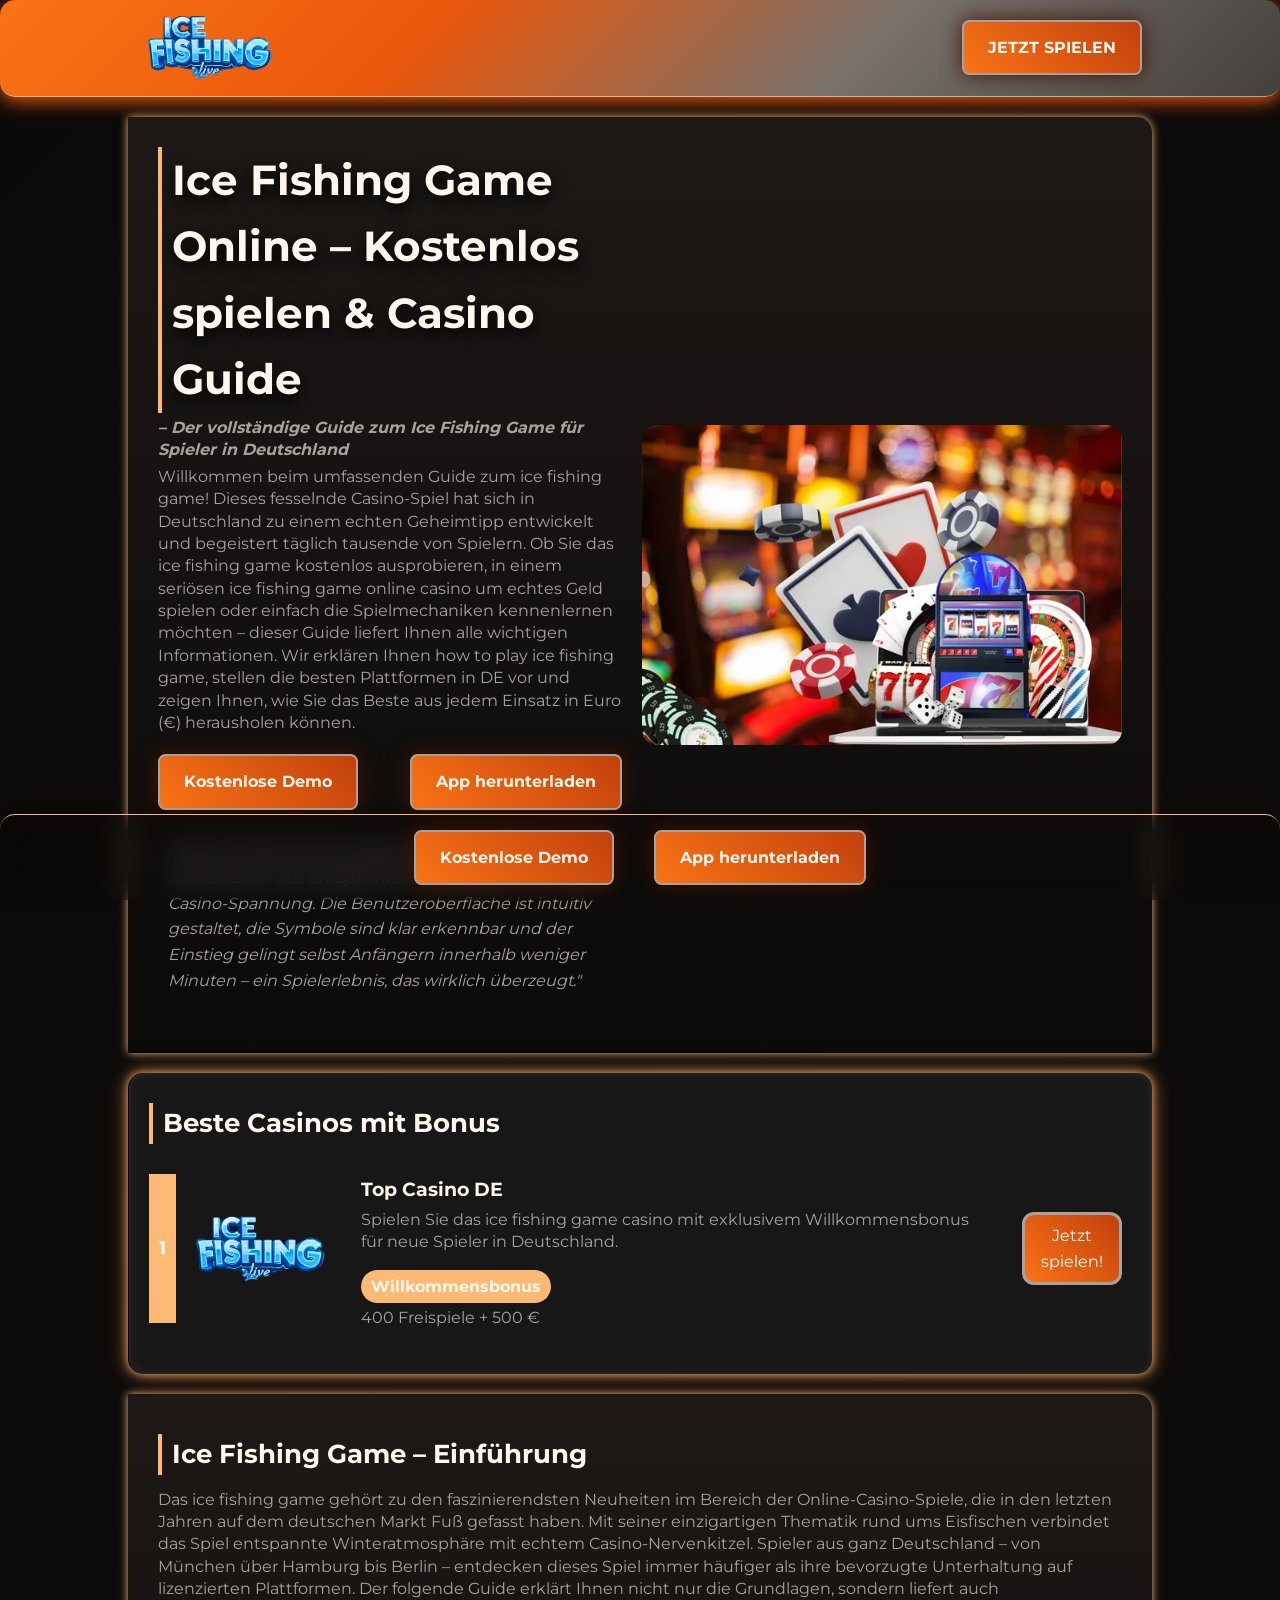
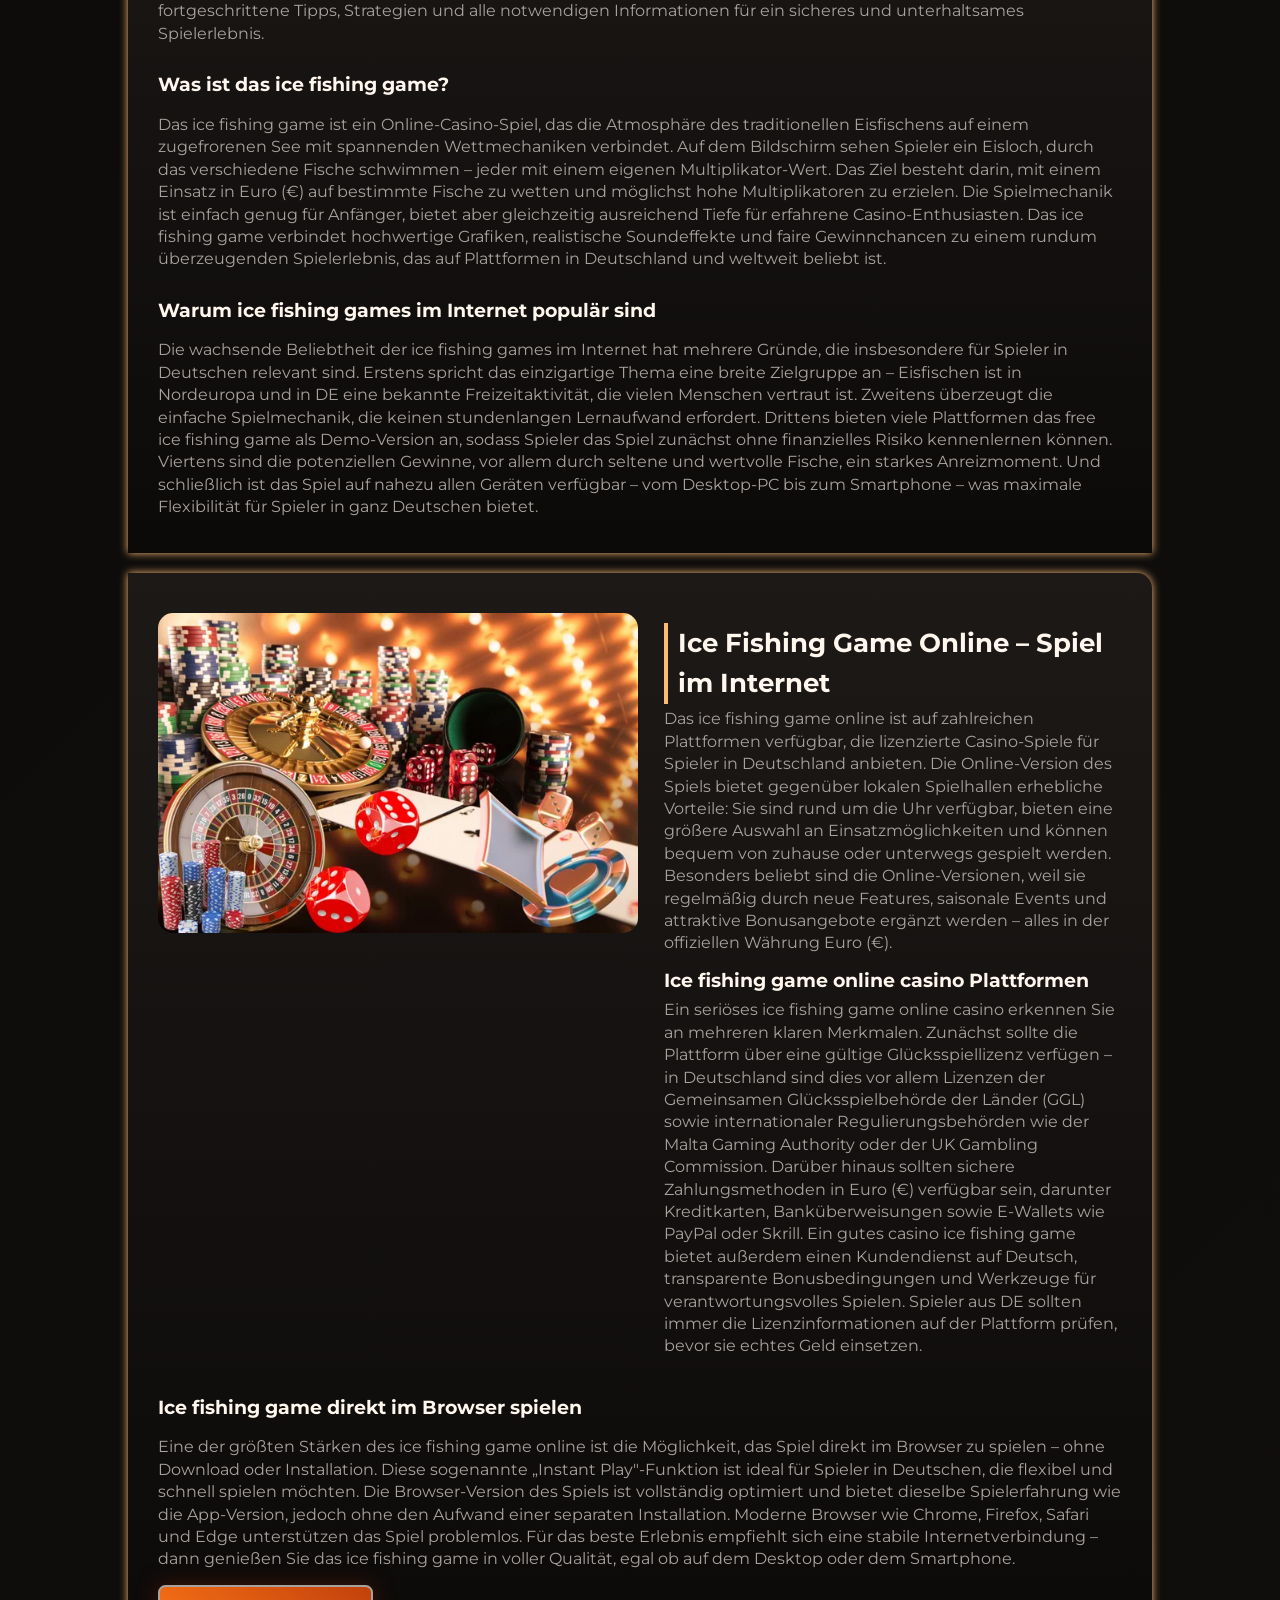
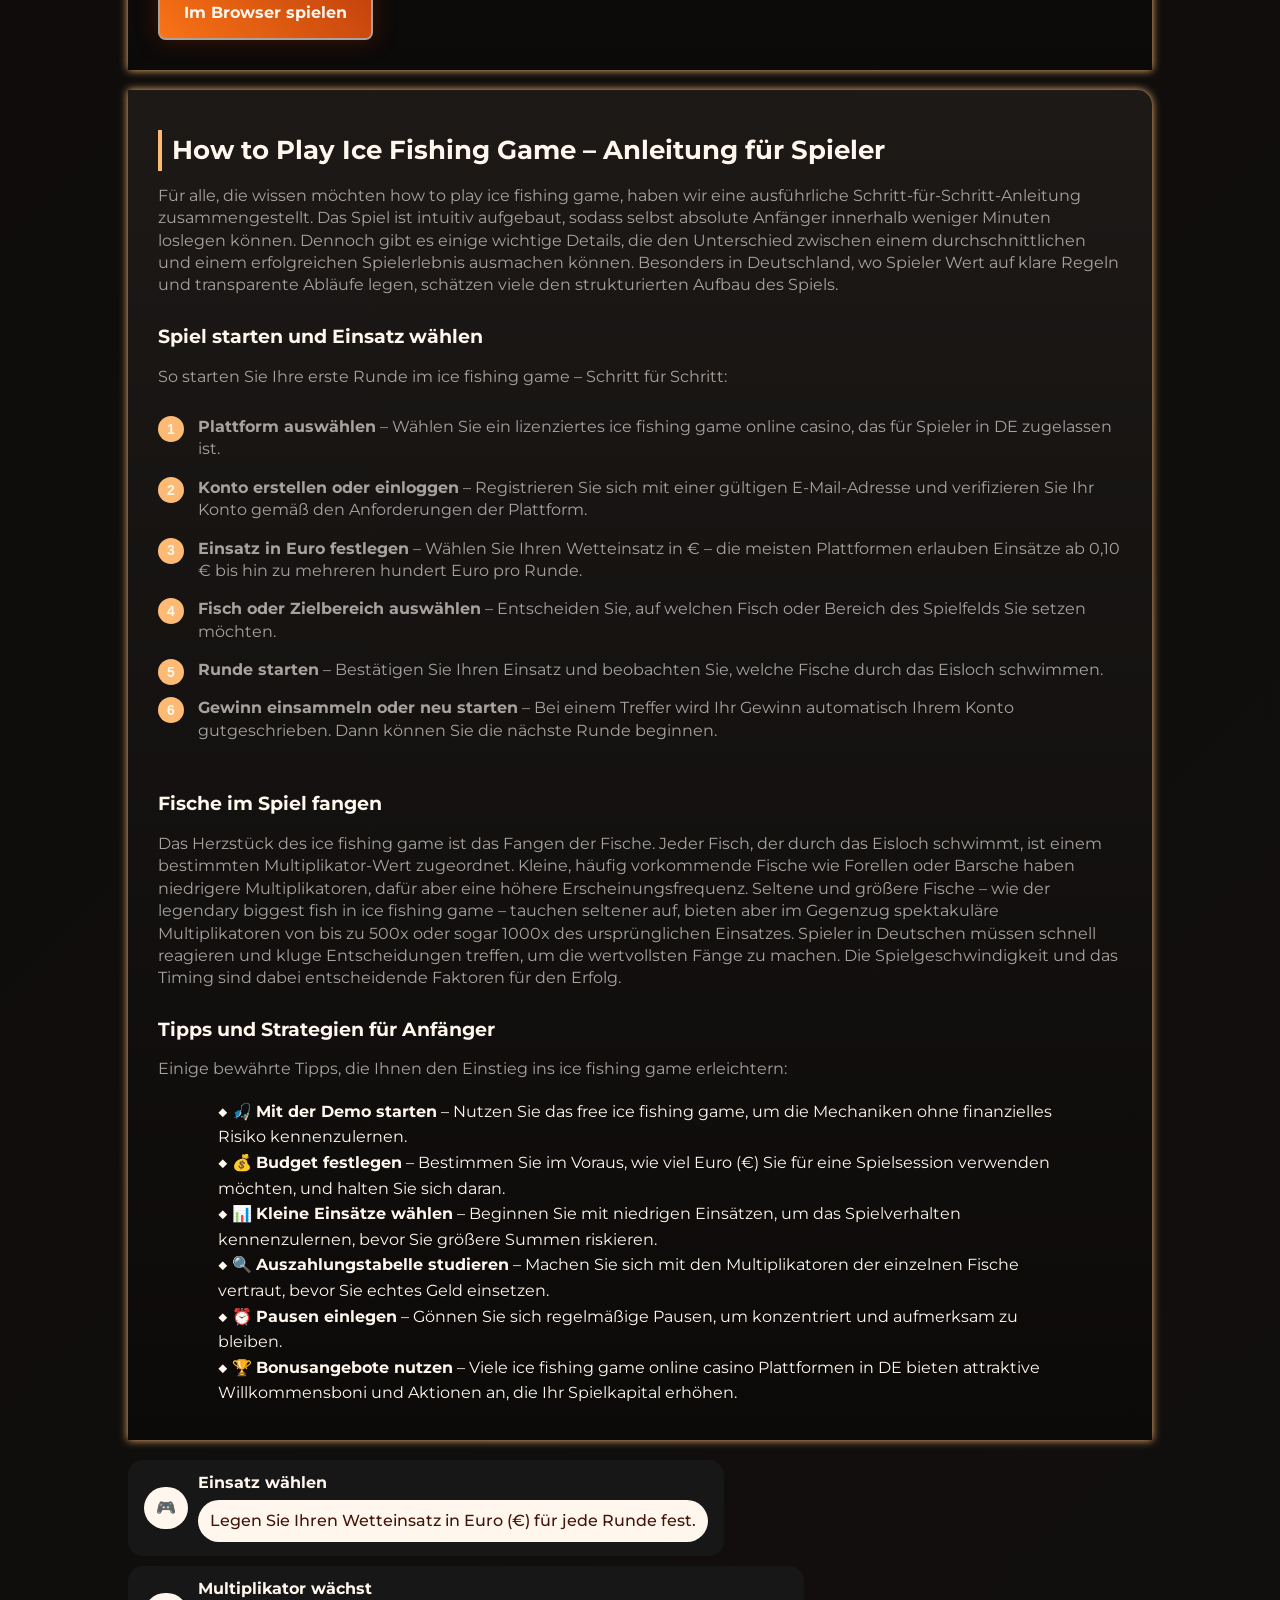
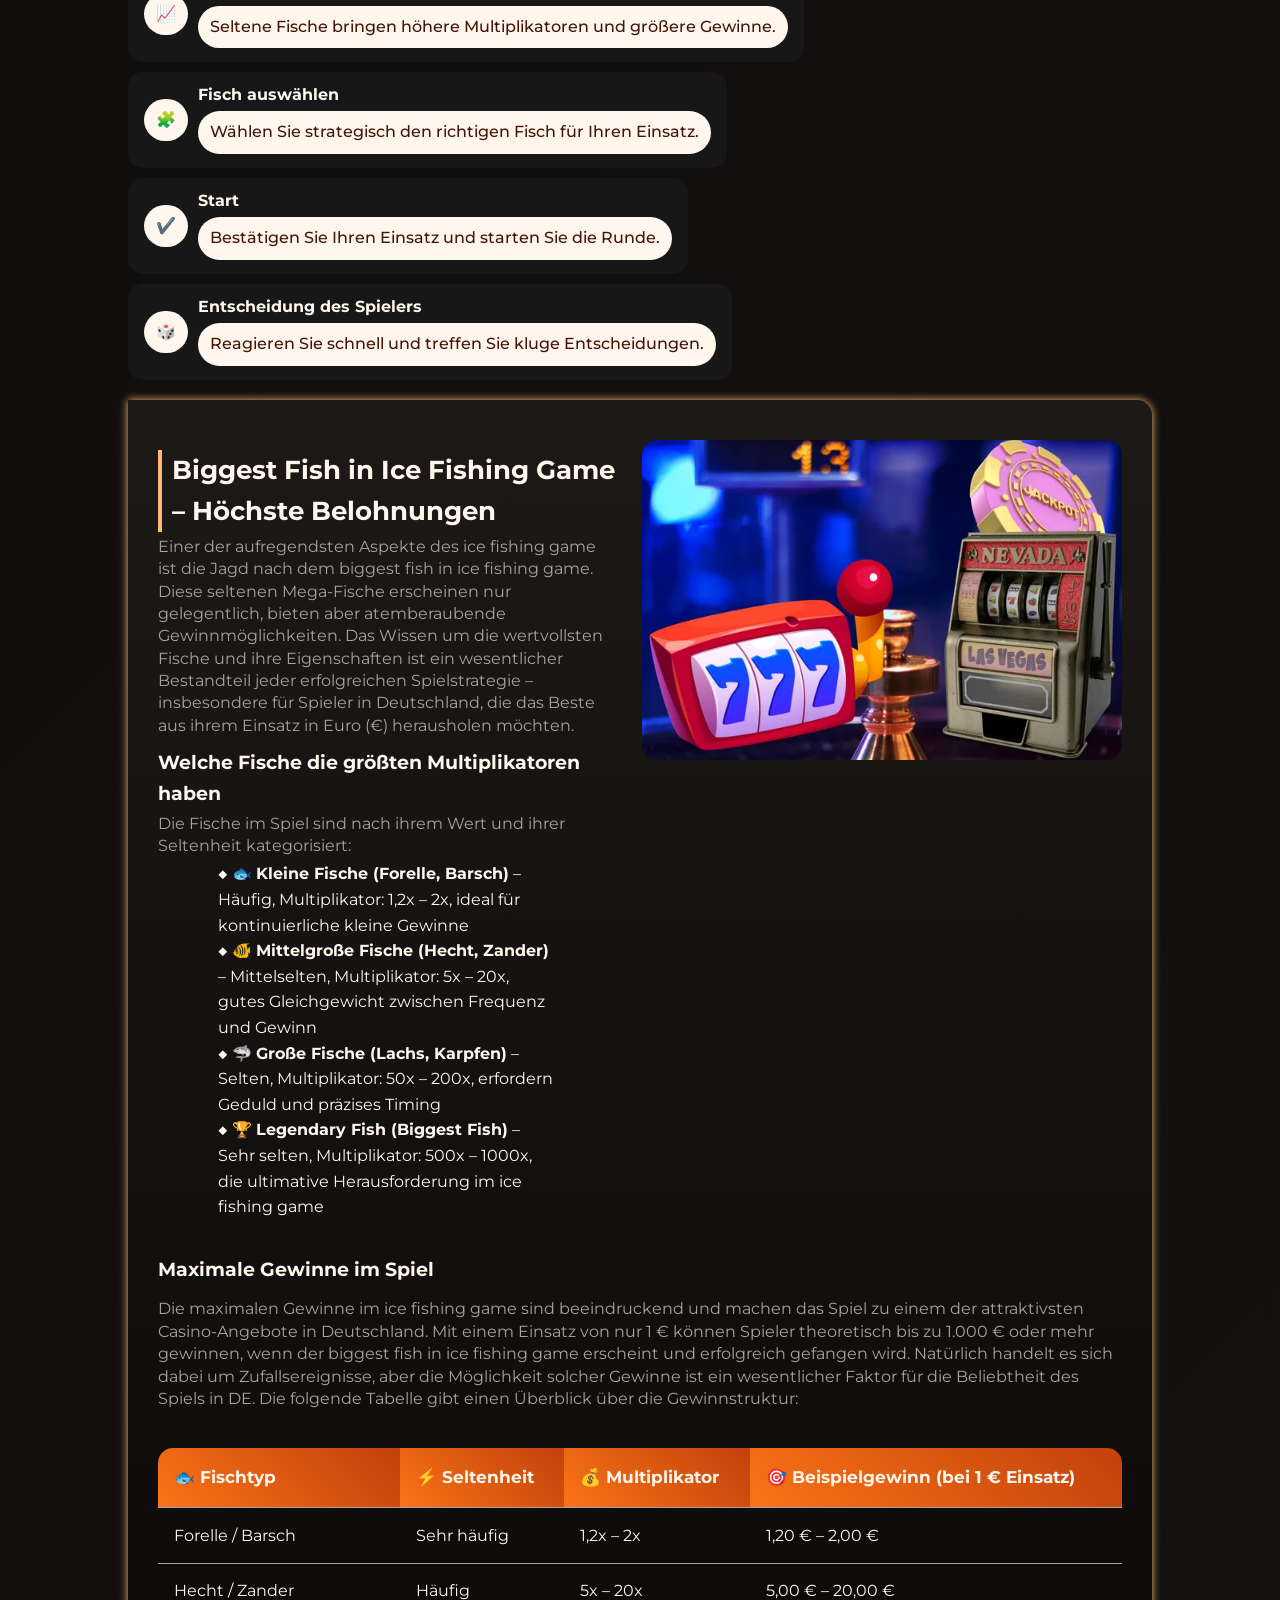
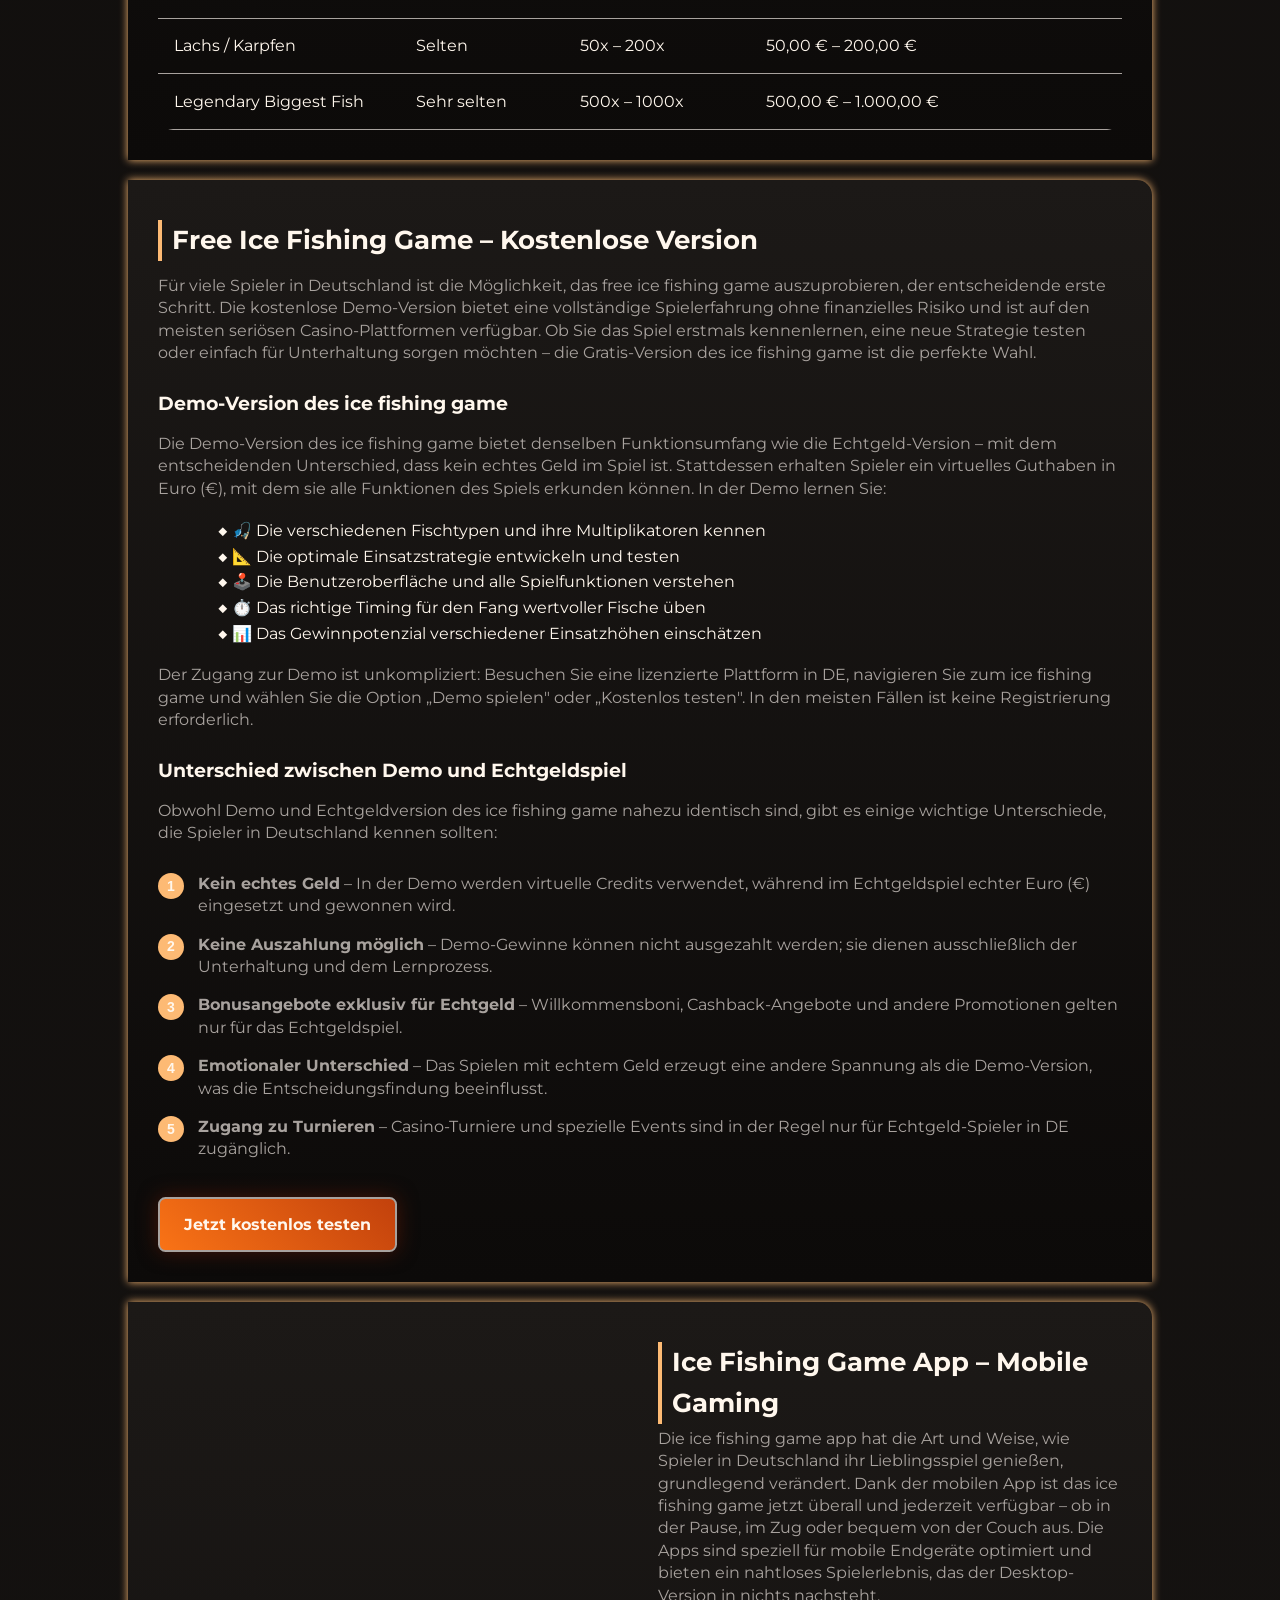
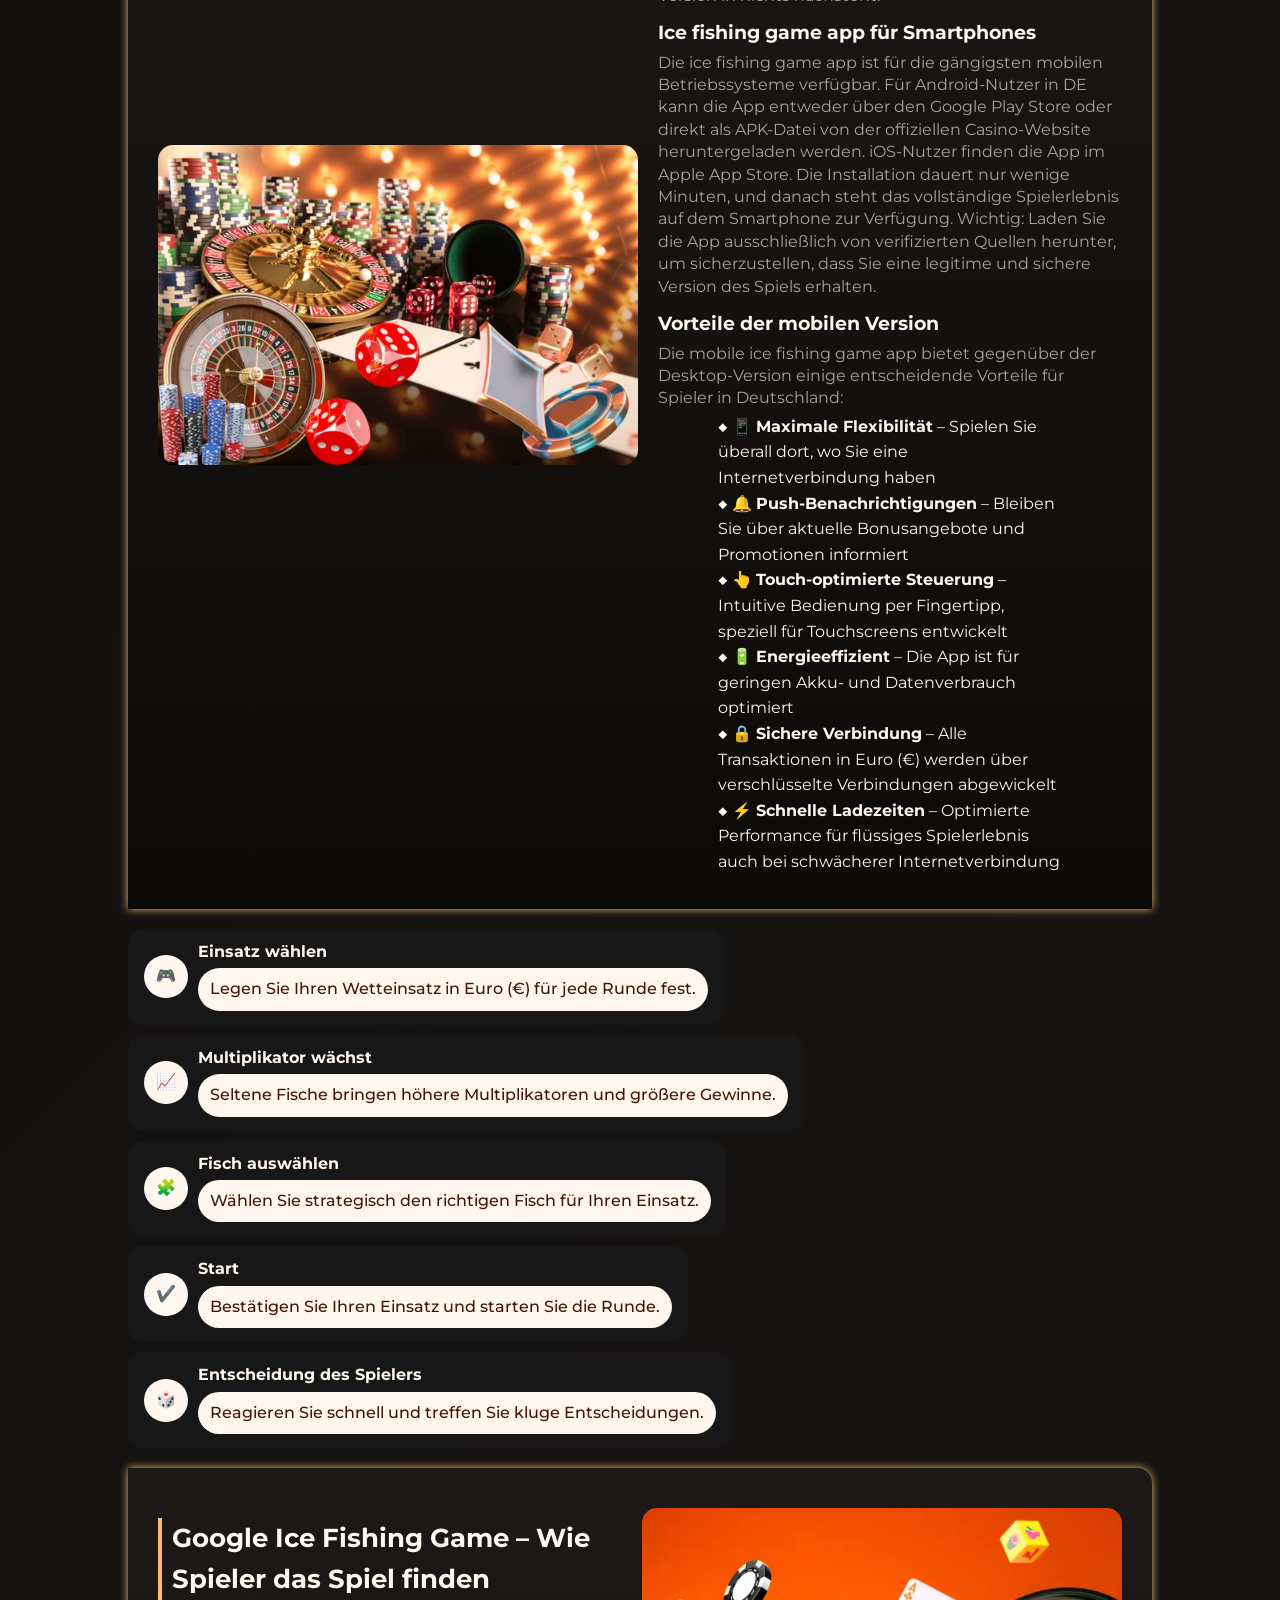
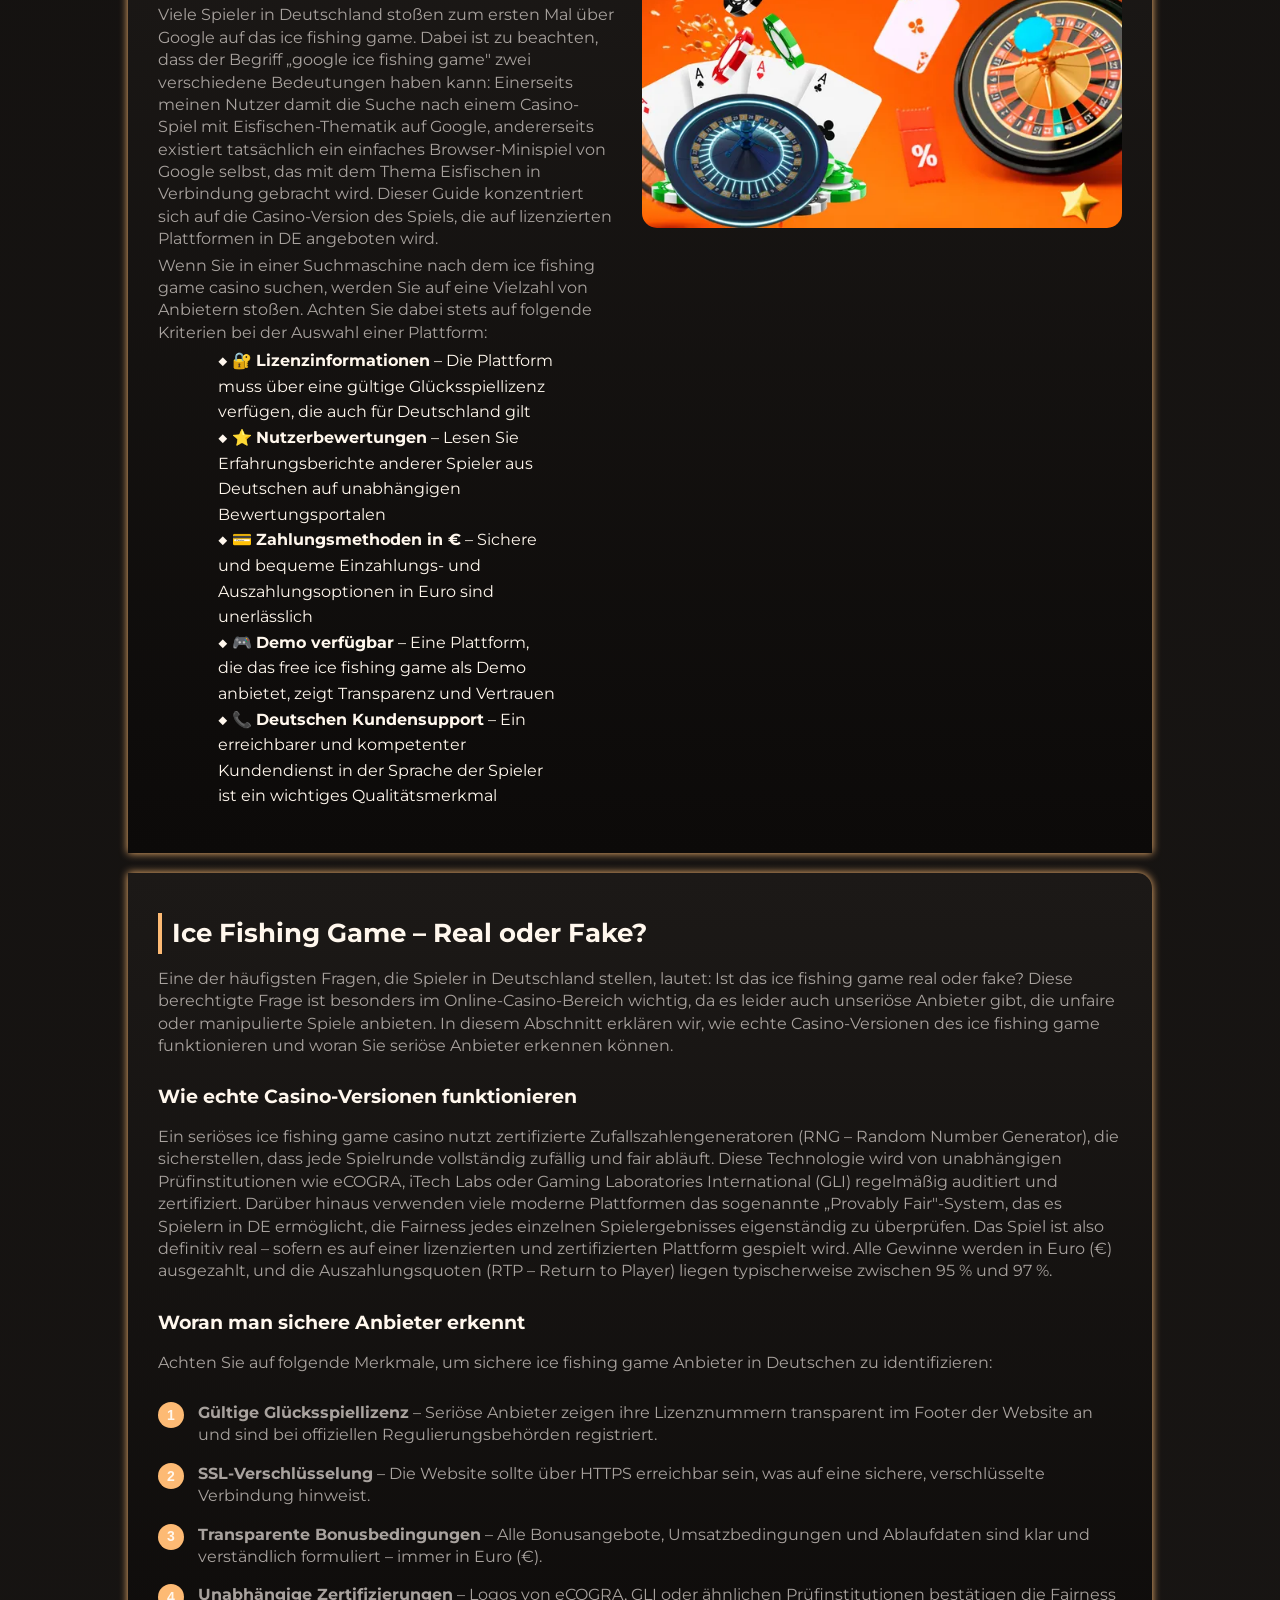
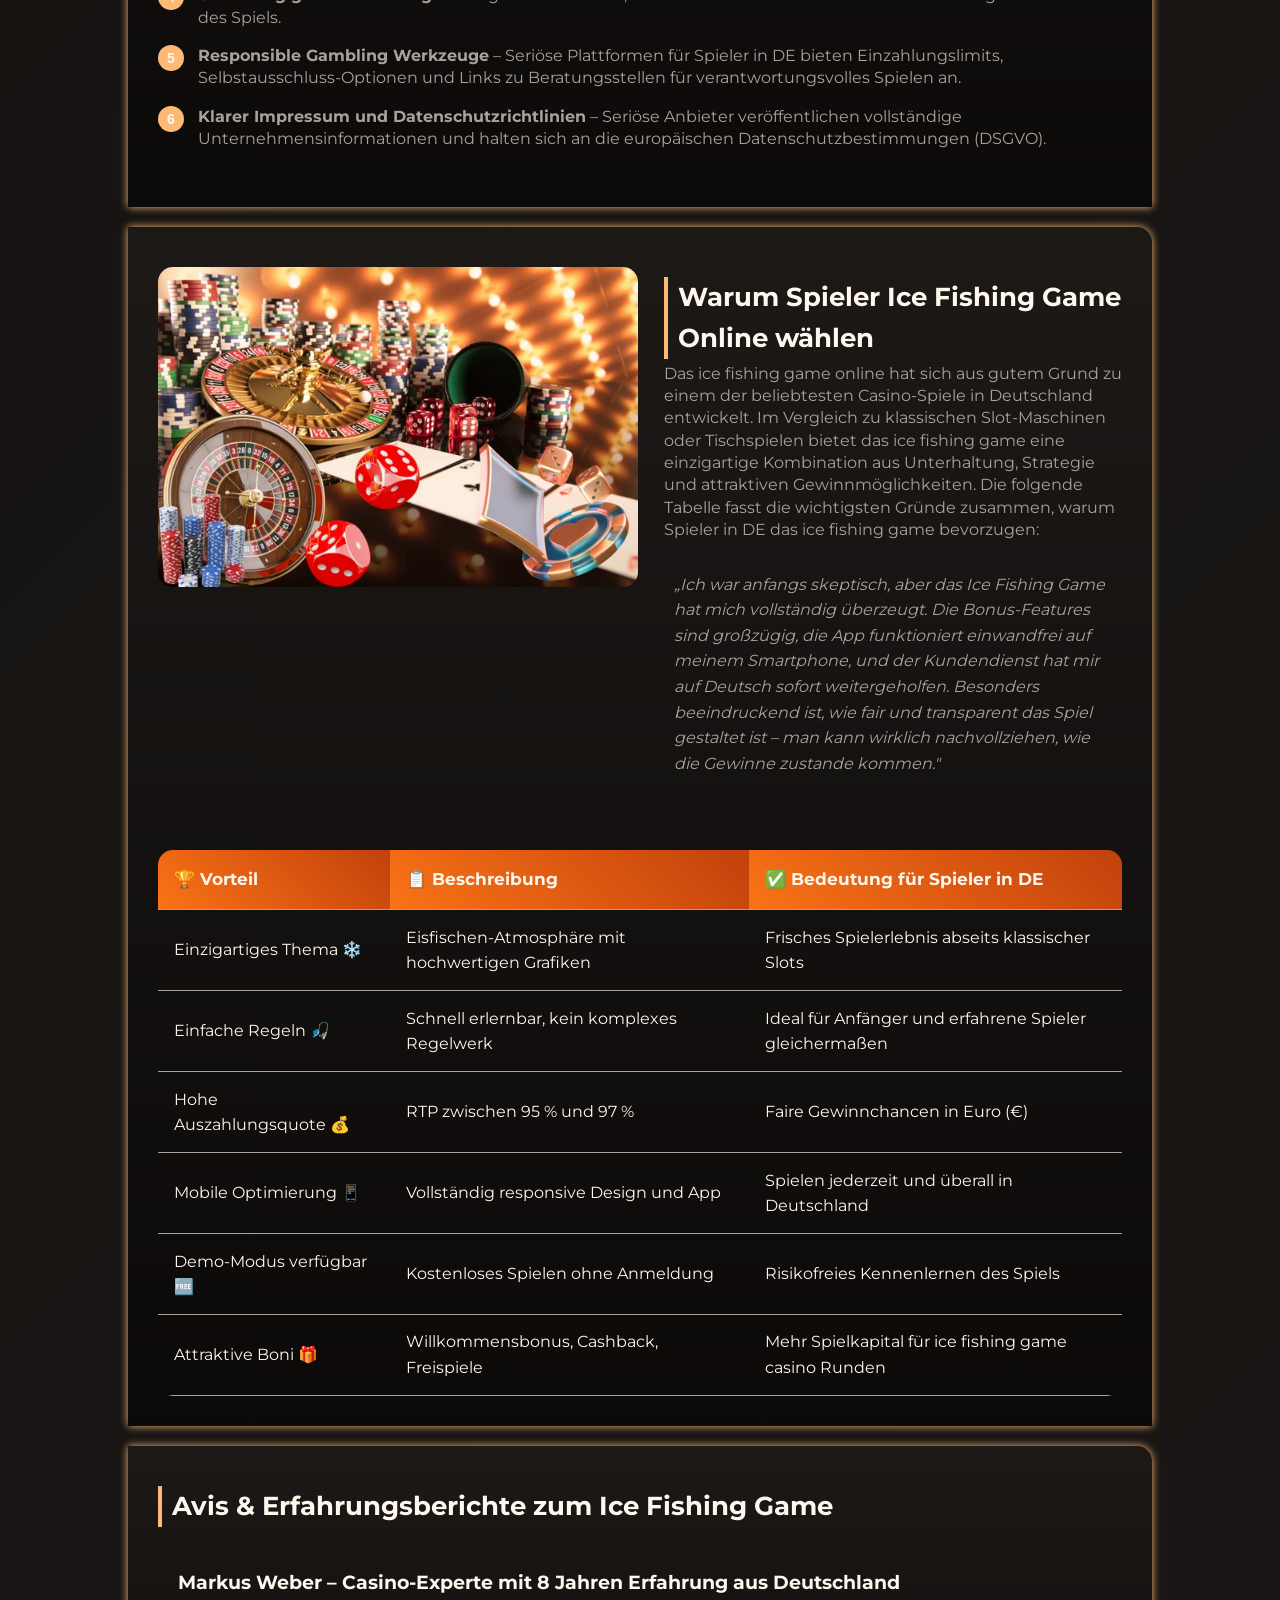
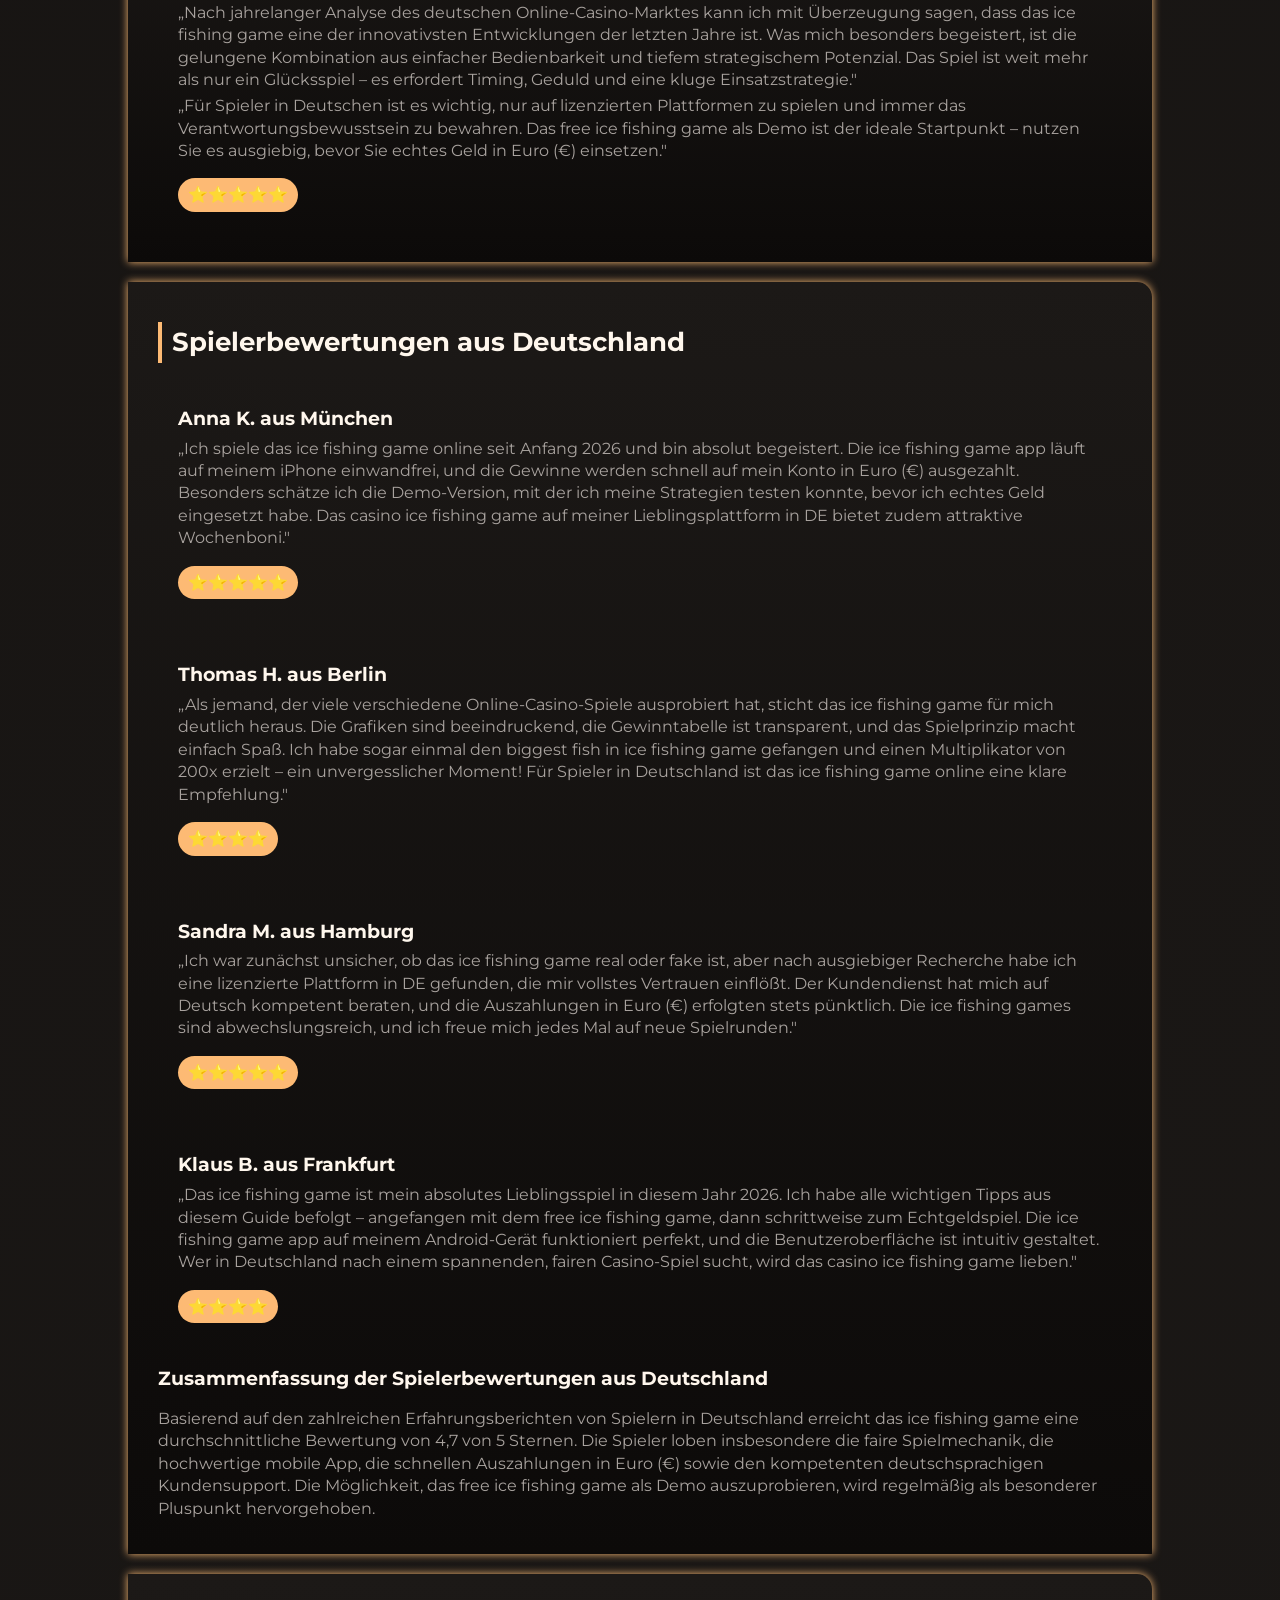
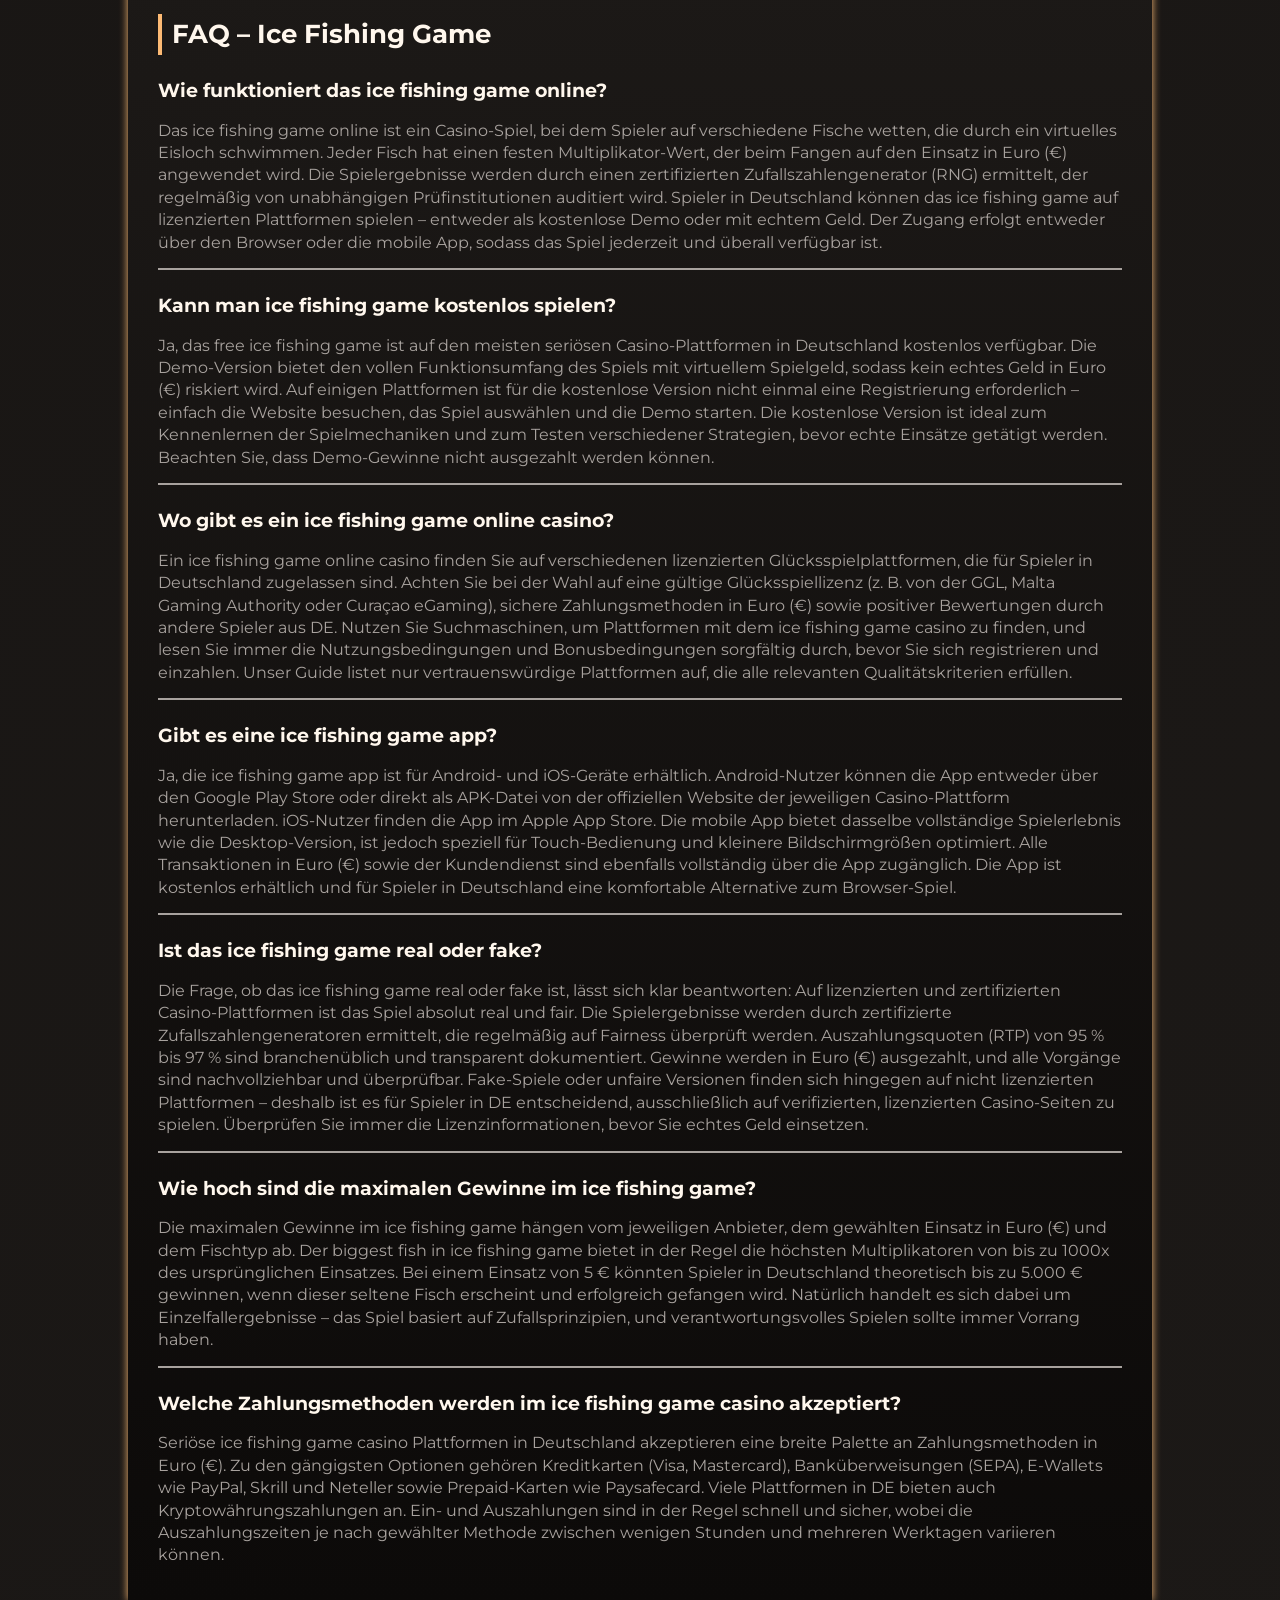
<file: de-de/index.html>
<!DOCTYPE html>
<html lang="de-DE">

<head>
    <meta charset="UTF-8">
    <meta name="viewport" content="width=device-width, initial-scale=1.0">
    <link rel="stylesheet" href="/style.css">
    <link rel="shortcut icon" href="/favicon.ico" type="image/x-icon">
    <title>Ice Fishing Game Online 🎣 Free Game, Casino Version & App Guide</title>
    <meta name="description"
        content="Ice Fishing Game online entdecken ❄️ Lernen Sie how to play ice fishing game, finden Sie free ice fishing game Versionen und erfahren Sie, ob das Spiel real oder fake ist.">
    <meta name="googlebot" content="index, follow, noarchive, max-snippet:-1">

    <link rel="alternate" hreflang="de-DE" href="https://lorbeerkaufen.de/de-de/">
    <link rel="alternate" hreflang="x-default" href="https://lorbeerkaufen.de/">
    <link rel="canonical" href="https://lorbeerkaufen.de/de-de/">

    <meta property="og:type" content="website" />
    <meta property="og:title" content="Ice Fishing Game Online 🎣 Free Game, Casino Version & App Guide" />
    <meta property="og:description"
        content="Ice Fishing Game online entdecken ❄️ Lernen Sie how to play ice fishing game, finden Sie free ice fishing game Versionen und erfahren Sie, ob das Spiel real oder fake ist." />
    <meta property="og:url" content="https://lorbeerkaufen.de/" />
    <meta property="og:site_name" content="Ice Fishing Game Deutschland" />
    <meta property="og:image" content="https://lorbeerkaufen.de/img/1.webp" />
    <meta property="og:locale" content="de_DE" />

    <meta name="twitter:card" content="summary_large_image" />
    <meta name="twitter:title" content="Ice Fishing Game Online 🎣 Free Game, Casino Version & App Guide" />
    <meta name="twitter:description"
        content="Ice Fishing Game online entdecken ❄️ Lernen Sie how to play ice fishing game, finden Sie free ice fishing game Versionen und erfahren Sie, ob das Spiel real oder fake ist." />
    <meta name="twitter:image" content="https://lorbeerkaufen.de/img/1.webp" />

    <script type="application/ld+json">
        {
            "@context": "https://schema.org",
            "@type": "Article",
            "headline": "Ice Fishing Game Online 🎣 Free Game, Casino Version & App Guide",
            "description": "Ice Fishing Game online entdecken ❄️ Lernen Sie how to play ice fishing game, finden Sie free ice fishing game Versionen und erfahren Sie, ob das Spiel real oder fake ist.",
            "mainEntityOfPage": {
                "@type": "WebPage",
                "@id": "https://lorbeerkaufen.de/"
            },
            "author": {
                "@type": "Person",
                "name": "Gaming Experte",
                "url": "https://lorbeerkaufen.de/"
            },
            "publisher": {
                "@type": "Organization",
                "name": "Ice Fishing Game Deutschland",
                "logo": {
                    "@type": "ImageObject",
                    "url": "https://lorbeerkaufen.de/img/logo.webp"
                }
            },
            "datePublished": "2026-01-10",
            "dateModified": "2026-03-16"
        }
    </script>

    <script type="application/ld+json">
        {
            "@context": "https://schema.org",
            "@type": "WebSite",
            "url": "https://lorbeerkaufen.de/",
            "name": "Ice Fishing Game Deutschland",
            "description": "Umfassender Guide zum Ice Fishing Game für deutsche Spieler – kostenlose Demo, Casino-Versionen, App und Strategien.",
            "inLanguage": "de-DE"
        }
    </script>

    <script type="application/ld+json">
        {
            "@context": "https://schema.org",
            "@type": "BreadcrumbList",
            "itemListElement": [{
                    "@type": "ListItem",
                    "position": 1,
                    "name": "Startseite",
                    "item": "https://lorbeerkaufen.de/"
                },
                {
                    "@type": "ListItem",
                    "position": 2,
                    "name": "Ice Fishing Game Deutschland",
                    "item": "https://lorbeerkaufen.de/"
                }
            ]
        }
    </script>

    <script type="application/ld+json">
        {
          "@context": "https://schema.org",
          "@type": "FAQPage",
          "mainEntity": [
            {
              "@type": "Question",
              "name": "Wie funktioniert das ice fishing game online?",
              "acceptedAnswer": {
                "@type": "Answer",
                "text": "Das Ice Fishing Game online ist ein Casinospiel, bei dem Spieler auf das Fangen von Fischen unter dem Eis wetten. Jeder Fisch hat einen bestimmten Multiplikator-Wert. Das Spiel ist auf lizenzierten Plattformen in Deutschland verfügbar und bietet transparente Gewinnmechanismen sowie faire Gewinnchancen."
              }
            },
            {
              "@type": "Question",
              "name": "Kann man ice fishing game kostenlos spielen?",
              "acceptedAnswer": {
                "@type": "Answer",
                "text": "Ja, ein free ice fishing game ist auf vielen Online-Casino-Plattformen als Demo-Version verfügbar. Diese kostenlose Version bietet alle Spielfunktionen ohne finanzielles Risiko und ist ideal zum Erlernen der Spielmechaniken."
              }
            },
            {
              "@type": "Question",
              "name": "Wo gibt es ein ice fishing game online casino?",
              "acceptedAnswer": {
                "@type": "Answer",
                "text": "Ein ice fishing game online casino findet man auf verschiedenen lizenzierten Plattformen, die in Deutschland tätig sind. Wichtig ist, dass die Plattform über eine gültige Glücksspiellizenz verfügt und sichere Zahlungsmethoden in Euro (€) anbietet."
              }
            },
            {
              "@type": "Question",
              "name": "Gibt es eine ice fishing game app?",
              "acceptedAnswer": {
                "@type": "Answer",
                "text": "Ja, viele Casino-Plattformen bieten eine ice fishing game app für Android- und iOS-Geräte an. Diese Apps sind entweder direkt im App Store erhältlich oder können als APK-Datei von der offiziellen Website der Plattform heruntergeladen werden."
              }
            },
            {
              "@type": "Question",
              "name": "Ist das ice fishing game real oder fake?",
              "acceptedAnswer": {
                "@type": "Answer",
                "text": "Das ice fishing game ist ein legitimes Casinospiel, das auf seriösen, lizenzierten Plattformen angeboten wird. Spiele auf nicht lizenzierten Seiten können jedoch unseriös sein. Spieler sollten immer prüfen, ob eine gültige Lizenz vorliegt, bevor sie echtes Geld einsetzen."
              }
            }
          ]
        }
    </script>
</head>

<body>
    <header>
        <div class="logo-container">
            <a href="/">
                <img src="/img/logo.webp" alt="Ice Fishing Game Deutschland Logo" width="140" height="80">
            </a>
            <a href="/play/" class="btn" rel="nofollow" content="noindex">JETZT SPIELEN</a>
        </div>
    </header>

    <main>

        <div class="banner-bottom">
            <a href="/play/" class="btn" rel="nofollow" content="noindex">Kostenlose Demo</a>
            <a href="/play/" class="btn-white" rel="nofollow" content="noindex">App herunterladen</a>
        </div>

        <div class="container">
            <div>
                <h1>Ice Fishing Game Online – Kostenlos spielen & Casino Guide</h1>
                <p>
                    <b><i>– Der vollständige Guide zum Ice Fishing Game für Spieler in Deutschland</i></b>
                </p>
                <p>
                    Willkommen beim umfassenden Guide zum ice fishing game! Dieses fesselnde Casino-Spiel hat sich in
                    Deutschland zu einem echten Geheimtipp entwickelt und begeistert täglich tausende von Spielern. Ob
                    Sie das ice fishing game kostenlos ausprobieren, in einem seriösen ice fishing game online casino um
                    echtes Geld spielen oder einfach die Spielmechaniken kennenlernen möchten – dieser Guide liefert
                    Ihnen alle wichtigen Informationen. Wir erklären Ihnen how to play ice fishing game, stellen die
                    besten Plattformen in DE vor und zeigen Ihnen, wie Sie das Beste aus jedem Einsatz in Euro (€)
                    herausholen können.
                </p>
                <div class="btn-container">
                    <a href="/play/" class="btn" rel="nofollow" content="noindex">Kostenlose Demo</a>
                    <a href="/play/" class="btn-white" rel="nofollow" content="noindex">App herunterladen</a>
                </div>

                <blockquote>
                    „Das Ice Fishing Game bietet eine einzigartige Kombination aus entspannter Atmosphäre und echter
                    Casino-Spannung. Die Benutzeroberfläche ist intuitiv gestaltet, die Symbole sind klar erkennbar und
                    der Einstieg gelingt selbst Anfängern innerhalb weniger Minuten – ein Spielerlebnis, das wirklich
                    überzeugt."
                </blockquote>
            </div>
            <img src="/img/1.webp" alt="Ice Fishing Game Deutschland Offiziell" width="600" height="400">
        </div>

        <div class="casino-vitrina">
            <h2>Beste Casinos mit Bonus</h2>
            <div class="casino-card">
                <div class="casino-rank">1</div>
                <a href="/play/" class="casino-left" rel="nofollow" content="noindex">
                    <img src="/img/logo.webp" alt="Top Casino Deutschland" class="casino-logo" width="100"
                        height="50" />
                </a>
                <div class="casino-center">
                    <div class="casino-code">
                        <a href="/play/" rel="nofollow" content="noindex">
                            <h3>Top Casino DE</h3>
                        </a>
                        <p>Spielen Sie das ice fishing game casino mit exklusivem Willkommensbonus für neue Spieler in
                            Deutschland.</p>
                        <div class="casino-rating"><span class="star">Willkommensbonus</span></div>
                        <p class="casino-bonus">400 Freispiele + 500 €</p>
                    </div>
                </div>
                <div class="casino-actions">
                    <a href="/play/" class="btn-red-bonus" rel="nofollow" content="noindex">Jetzt spielen!</a>
                </div>
            </div>
        </div>

        <div class="container-long">
            <h2>Ice Fishing Game – Einführung</h2>
            <p>
                Das ice fishing game gehört zu den faszinierendsten Neuheiten im Bereich der Online-Casino-Spiele, die
                in den letzten Jahren auf dem deutschen Markt Fuß gefasst haben. Mit seiner einzigartigen Thematik rund
                ums Eisfischen verbindet das Spiel entspannte Winteratmosphäre mit echtem Casino-Nervenkitzel. Spieler
                aus ganz Deutschland – von München über Hamburg bis Berlin – entdecken dieses Spiel immer häufiger als
                ihre bevorzugte Unterhaltung auf lizenzierten Plattformen. Der folgende Guide erklärt Ihnen nicht nur
                die Grundlagen, sondern liefert auch fortgeschrittene Tipps, Strategien und alle notwendigen
                Informationen für ein sicheres und unterhaltsames Spielerlebnis.
            </p>

            <h3>Was ist das ice fishing game?</h3>
            <p>
                Das ice fishing game ist ein Online-Casino-Spiel, das die Atmosphäre des traditionellen Eisfischens auf
                einem zugefrorenen See mit spannenden Wettmechaniken verbindet. Auf dem Bildschirm sehen Spieler ein
                Eisloch, durch das verschiedene Fische schwimmen – jeder mit einem eigenen Multiplikator-Wert. Das Ziel
                besteht darin, mit einem Einsatz in Euro (€) auf bestimmte Fische zu wetten und möglichst hohe
                Multiplikatoren zu erzielen. Die Spielmechanik ist einfach genug für Anfänger, bietet aber gleichzeitig
                ausreichend Tiefe für erfahrene Casino-Enthusiasten. Das ice fishing game verbindet hochwertige
                Grafiken, realistische Soundeffekte und faire Gewinnchancen zu einem rundum überzeugenden Spielerlebnis,
                das auf Plattformen in Deutschland und weltweit beliebt ist.
            </p>

            <h3>Warum ice fishing games im Internet populär sind</h3>
            <p>
                Die wachsende Beliebtheit der ice fishing games im Internet hat mehrere Gründe, die insbesondere für
                Spieler in Deutschen relevant sind. Erstens spricht das einzigartige Thema eine breite Zielgruppe an –
                Eisfischen ist in Nordeuropa und in DE eine bekannte Freizeitaktivität, die vielen Menschen vertraut
                ist. Zweitens überzeugt die einfache Spielmechanik, die keinen stundenlangen Lernaufwand erfordert.
                Drittens bieten viele Plattformen das free ice fishing game als Demo-Version an, sodass Spieler das
                Spiel zunächst ohne finanzielles Risiko kennenlernen können. Viertens sind die potenziellen Gewinne, vor
                allem durch seltene und wertvolle Fische, ein starkes Anreizmoment. Und schließlich ist das Spiel auf
                nahezu allen Geräten verfügbar – vom Desktop-PC bis zum Smartphone – was maximale Flexibilität für
                Spieler in ganz Deutschen bietet.
            </p>
        </div>

        <div class="container-long">
            <div class="flex-wrapper">
                <img src="/img/2.webp" alt="Ice Fishing Game Online Demo Spielen Deutschland" width="600" height="400">
                <div>
                    <h2>Ice Fishing Game Online – Spiel im Internet</h2>
                    <p>
                        Das ice fishing game online ist auf zahlreichen Plattformen verfügbar, die lizenzierte
                        Casino-Spiele für Spieler in Deutschland anbieten. Die Online-Version des Spiels bietet
                        gegenüber lokalen Spielhallen erhebliche Vorteile: Sie sind rund um die Uhr verfügbar, bieten
                        eine größere Auswahl an Einsatzmöglichkeiten und können bequem von zuhause oder unterwegs
                        gespielt werden. Besonders beliebt sind die Online-Versionen, weil sie regelmäßig durch neue
                        Features, saisonale Events und attraktive Bonusangebote ergänzt werden – alles in der
                        offiziellen Währung Euro (€).
                    </p>

                    <h3>Ice fishing game online casino Plattformen</h3>
                    <p>
                        Ein seriöses ice fishing game online casino erkennen Sie an mehreren klaren Merkmalen. Zunächst
                        sollte die Plattform über eine gültige Glücksspiellizenz verfügen – in Deutschland sind dies vor
                        allem Lizenzen der Gemeinsamen Glücksspielbehörde der Länder (GGL) sowie internationaler
                        Regulierungsbehörden wie der Malta Gaming Authority oder der UK Gambling Commission. Darüber
                        hinaus sollten sichere Zahlungsmethoden in Euro (€) verfügbar sein, darunter Kreditkarten,
                        Banküberweisungen sowie E-Wallets wie PayPal oder Skrill. Ein gutes casino ice fishing game
                        bietet außerdem einen Kundendienst auf Deutsch, transparente Bonusbedingungen und Werkzeuge für
                        verantwortungsvolles Spielen. Spieler aus DE sollten immer die Lizenzinformationen auf der
                        Plattform prüfen, bevor sie echtes Geld einsetzen.
                    </p>
                </div>
            </div>

            <h3>Ice fishing game direkt im Browser spielen</h3>
            <p>
                Eine der größten Stärken des ice fishing game online ist die Möglichkeit, das Spiel direkt im Browser zu
                spielen – ohne Download oder Installation. Diese sogenannte „Instant Play"-Funktion ist ideal für
                Spieler in Deutschen, die flexibel und schnell spielen möchten. Die Browser-Version des Spiels ist
                vollständig optimiert und bietet dieselbe Spielerfahrung wie die App-Version, jedoch ohne den Aufwand
                einer separaten Installation. Moderne Browser wie Chrome, Firefox, Safari und Edge unterstützen das
                Spiel problemlos. Für das beste Erlebnis empfiehlt sich eine stabile Internetverbindung – dann genießen
                Sie das ice fishing game in voller Qualität, egal ob auf dem Desktop oder dem Smartphone.
            </p>
            <a href="/play/" class="btn-white" rel="nofollow" content="noindex">Im Browser spielen</a>
        </div>

        <div class="container-long">
            <h2>How to Play Ice Fishing Game – Anleitung für Spieler</h2>
            <p>
                Für alle, die wissen möchten how to play ice fishing game, haben wir eine ausführliche
                Schritt-für-Schritt-Anleitung zusammengestellt. Das Spiel ist intuitiv aufgebaut, sodass selbst absolute
                Anfänger innerhalb weniger Minuten loslegen können. Dennoch gibt es einige wichtige Details, die den
                Unterschied zwischen einem durchschnittlichen und einem erfolgreichen Spielerlebnis ausmachen können.
                Besonders in Deutschland, wo Spieler Wert auf klare Regeln und transparente Abläufe legen, schätzen
                viele den strukturierten Aufbau des Spiels.
            </p>

            <h3>Spiel starten und Einsatz wählen</h3>
            <p>So starten Sie Ihre erste Runde im ice fishing game – Schritt für Schritt:</p>
            <ol class="pink-circle-list">
                <li>
                    <p><strong>Plattform auswählen</strong> – Wählen Sie ein lizenziertes ice fishing game online
                        casino, das für Spieler in DE zugelassen ist.</p>
                </li>
                <li>
                    <p><strong>Konto erstellen oder einloggen</strong> – Registrieren Sie sich mit einer gültigen
                        E-Mail-Adresse und verifizieren Sie Ihr Konto gemäß den Anforderungen der Plattform.</p>
                </li>
                <li>
                    <p><strong>Einsatz in Euro festlegen</strong> – Wählen Sie Ihren Wetteinsatz in € – die meisten
                        Plattformen erlauben Einsätze ab 0,10 € bis hin zu mehreren hundert Euro pro Runde.</p>
                </li>
                <li>
                    <p><strong>Fisch oder Zielbereich auswählen</strong> – Entscheiden Sie, auf welchen Fisch oder
                        Bereich des Spielfelds Sie setzen möchten.</p>
                </li>
                <li>
                    <p><strong>Runde starten</strong> – Bestätigen Sie Ihren Einsatz und beobachten Sie, welche Fische
                        durch das Eisloch schwimmen.</p>
                </li>
                <li>
                    <p><strong>Gewinn einsammeln oder neu starten</strong> – Bei einem Treffer wird Ihr Gewinn
                        automatisch Ihrem Konto gutgeschrieben. Dann können Sie die nächste Runde beginnen.</p>
                </li>
            </ol>

            <h3>Fische im Spiel fangen</h3>
            <p>
                Das Herzstück des ice fishing game ist das Fangen der Fische. Jeder Fisch, der durch das Eisloch
                schwimmt, ist einem bestimmten Multiplikator-Wert zugeordnet. Kleine, häufig vorkommende Fische wie
                Forellen oder Barsche haben niedrigere Multiplikatoren, dafür aber eine höhere Erscheinungsfrequenz.
                Seltene und größere Fische – wie der legendary biggest fish in ice fishing game – tauchen seltener auf,
                bieten aber im Gegenzug spektakuläre Multiplikatoren von bis zu 500x oder sogar 1000x des ursprünglichen
                Einsatzes. Spieler in Deutschen müssen schnell reagieren und kluge Entscheidungen treffen, um die
                wertvollsten Fänge zu machen. Die Spielgeschwindigkeit und das Timing sind dabei entscheidende Faktoren
                für den Erfolg.
            </p>

            <h3>Tipps und Strategien für Anfänger</h3>
            <p>Einige bewährte Tipps, die Ihnen den Einstieg ins ice fishing game erleichtern:</p>
            <ul>
                <li>🎣 <strong>Mit der Demo starten</strong> – Nutzen Sie das free ice fishing game, um die Mechaniken
                    ohne finanzielles Risiko kennenzulernen.</li>
                <li>💰 <strong>Budget festlegen</strong> – Bestimmen Sie im Voraus, wie viel Euro (€) Sie für eine
                    Spielsession verwenden möchten, und halten Sie sich daran.</li>
                <li>📊 <strong>Kleine Einsätze wählen</strong> – Beginnen Sie mit niedrigen Einsätzen, um das
                    Spielverhalten kennenzulernen, bevor Sie größere Summen riskieren.</li>
                <li>🔍 <strong>Auszahlungstabelle studieren</strong> – Machen Sie sich mit den Multiplikatoren der
                    einzelnen Fische vertraut, bevor Sie echtes Geld einsetzen.</li>
                <li>⏰ <strong>Pausen einlegen</strong> – Gönnen Sie sich regelmäßige Pausen, um konzentriert und
                    aufmerksam zu bleiben.</li>
                <li>🏆 <strong>Bonusangebote nutzen</strong> – Viele ice fishing game online casino Plattformen in DE
                    bieten attraktive Willkommensboni und Aktionen an, die Ihr Spielkapital erhöhen.</li>
            </ul>
        </div>

        <div class="breake">
            <div class="breake-block">
                <p>🎮</p>
                <div>
                    <h4>Einsatz wählen</h4>
                    <p>Legen Sie Ihren Wetteinsatz in Euro (€) für jede Runde fest.</p>
                </div>
            </div>
            <div class="breake-block">
                <p>📈</p>
                <div>
                    <h4>Multiplikator wächst</h4>
                    <p>Seltene Fische bringen höhere Multiplikatoren und größere Gewinne.</p>
                </div>
            </div>
            <div class="breake-block">
                <p>🧩</p>
                <div>
                    <h4>Fisch auswählen</h4>
                    <p>Wählen Sie strategisch den richtigen Fisch für Ihren Einsatz.</p>
                </div>
            </div>
            <div class="breake-block">
                <p>✔️</p>
                <div>
                    <h4>Start</h4>
                    <p>Bestätigen Sie Ihren Einsatz und starten Sie die Runde.</p>
                </div>
            </div>
            <div class="breake-block">
                <p>🎲</p>
                <div>
                    <h4>Entscheidung des Spielers</h4>
                    <p>Reagieren Sie schnell und treffen Sie kluge Entscheidungen.</p>
                </div>
            </div>
        </div>

        <div class="container-long">
            <div class="flex-wrapper">
                <div>
                    <h2>Biggest Fish in Ice Fishing Game – Höchste Belohnungen</h2>
                    <p>
                        Einer der aufregendsten Aspekte des ice fishing game ist die Jagd nach dem biggest fish in ice
                        fishing game. Diese seltenen Mega-Fische erscheinen nur gelegentlich, bieten aber atemberaubende
                        Gewinnmöglichkeiten. Das Wissen um die wertvollsten Fische und ihre Eigenschaften ist ein
                        wesentlicher Bestandteil jeder erfolgreichen Spielstrategie – insbesondere für Spieler in
                        Deutschland, die das Beste aus ihrem Einsatz in Euro (€) herausholen möchten.
                    </p>

                    <h3>Welche Fische die größten Multiplikatoren haben</h3>
                    <p>Die Fische im Spiel sind nach ihrem Wert und ihrer Seltenheit kategorisiert:</p>
                    <ul>
                        <li>🐟 <strong>Kleine Fische (Forelle, Barsch)</strong> – Häufig, Multiplikator: 1,2x – 2x,
                            ideal für kontinuierliche kleine Gewinne</li>
                        <li>🐠 <strong>Mittelgroße Fische (Hecht, Zander)</strong> – Mittelselten, Multiplikator: 5x –
                            20x, gutes Gleichgewicht zwischen Frequenz und Gewinn</li>
                        <li>🦈 <strong>Große Fische (Lachs, Karpfen)</strong> – Selten, Multiplikator: 50x – 200x,
                            erfordern Geduld und präzises Timing</li>
                        <li>🏆 <strong>Legendary Fish (Biggest Fish)</strong> – Sehr selten, Multiplikator: 500x –
                            1000x, die ultimative Herausforderung im ice fishing game</li>
                    </ul>
                </div>
                <img src="/img/5.webp" alt="Ice Fishing Game Biggest Fish Deutschland" width="600" height="400">
            </div>

            <h3>Maximale Gewinne im Spiel</h3>
            <p>
                Die maximalen Gewinne im ice fishing game sind beeindruckend und machen das Spiel zu einem der
                attraktivsten Casino-Angebote in Deutschland. Mit einem Einsatz von nur 1 € können Spieler theoretisch
                bis zu 1.000 € oder mehr gewinnen, wenn der biggest fish in ice fishing game erscheint und erfolgreich
                gefangen wird. Natürlich handelt es sich dabei um Zufallsereignisse, aber die Möglichkeit solcher
                Gewinne ist ein wesentlicher Faktor für die Beliebtheit des Spiels in DE. Die folgende Tabelle gibt
                einen Überblick über die Gewinnstruktur:
            </p>
            <div class="table-wrapper">
                <table>
                    <tr>
                        <th>🐟 Fischtyp</th>
                        <th>⚡ Seltenheit</th>
                        <th>💰 Multiplikator</th>
                        <th>🎯 Beispielgewinn (bei 1 € Einsatz)</th>
                    </tr>
                    <tr>
                        <td>Forelle / Barsch</td>
                        <td>Sehr häufig</td>
                        <td>1,2x – 2x</td>
                        <td>1,20 € – 2,00 €</td>
                    </tr>
                    <tr>
                        <td>Hecht / Zander</td>
                        <td>Häufig</td>
                        <td>5x – 20x</td>
                        <td>5,00 € – 20,00 €</td>
                    </tr>
                    <tr>
                        <td>Lachs / Karpfen</td>
                        <td>Selten</td>
                        <td>50x – 200x</td>
                        <td>50,00 € – 200,00 €</td>
                    </tr>
                    <tr>
                        <td>Legendary Biggest Fish</td>
                        <td>Sehr selten</td>
                        <td>500x – 1000x</td>
                        <td>500,00 € – 1.000,00 €</td>
                    </tr>
                </table>
            </div>
        </div>

        <div class="container-long">
            <h2>Free Ice Fishing Game – Kostenlose Version</h2>
            <p>
                Für viele Spieler in Deutschland ist die Möglichkeit, das free ice fishing game auszuprobieren, der
                entscheidende erste Schritt. Die kostenlose Demo-Version bietet eine vollständige Spielerfahrung ohne
                finanzielles Risiko und ist auf den meisten seriösen Casino-Plattformen verfügbar. Ob Sie das Spiel
                erstmals kennenlernen, eine neue Strategie testen oder einfach für Unterhaltung sorgen möchten – die
                Gratis-Version des ice fishing game ist die perfekte Wahl.
            </p>

            <h3>Demo-Version des ice fishing game</h3>
            <p>
                Die Demo-Version des ice fishing game bietet denselben Funktionsumfang wie die Echtgeld-Version – mit
                dem entscheidenden Unterschied, dass kein echtes Geld im Spiel ist. Stattdessen erhalten Spieler ein
                virtuelles Guthaben in Euro (€), mit dem sie alle Funktionen des Spiels erkunden können. In der Demo
                lernen Sie:
            </p>
            <ul>
                <li>🎣 Die verschiedenen Fischtypen und ihre Multiplikatoren kennen</li>
                <li>📐 Die optimale Einsatzstrategie entwickeln und testen</li>
                <li>🕹️ Die Benutzeroberfläche und alle Spielfunktionen verstehen</li>
                <li>⏱️ Das richtige Timing für den Fang wertvoller Fische üben</li>
                <li>📊 Das Gewinnpotenzial verschiedener Einsatzhöhen einschätzen</li>
            </ul>
            <p>
                Der Zugang zur Demo ist unkompliziert: Besuchen Sie eine lizenzierte Plattform in DE, navigieren Sie zum
                ice fishing game und wählen Sie die Option „Demo spielen" oder „Kostenlos testen". In den meisten Fällen
                ist keine Registrierung erforderlich.
            </p>

            <h3>Unterschied zwischen Demo und Echtgeldspiel</h3>
            <p>
                Obwohl Demo und Echtgeldversion des ice fishing game nahezu identisch sind, gibt es einige wichtige
                Unterschiede, die Spieler in Deutschland kennen sollten:
            </p>
            <ol class="pink-circle-list">
                <li>
                    <p><strong>Kein echtes Geld</strong> – In der Demo werden virtuelle Credits verwendet, während im
                        Echtgeldspiel echter Euro (€) eingesetzt und gewonnen wird.</p>
                </li>
                <li>
                    <p><strong>Keine Auszahlung möglich</strong> – Demo-Gewinne können nicht ausgezahlt werden; sie
                        dienen ausschließlich der Unterhaltung und dem Lernprozess.</p>
                </li>
                <li>
                    <p><strong>Bonusangebote exklusiv für Echtgeld</strong> – Willkommensboni, Cashback-Angebote und
                        andere Promotionen gelten nur für das Echtgeldspiel.</p>
                </li>
                <li>
                    <p><strong>Emotionaler Unterschied</strong> – Das Spielen mit echtem Geld erzeugt eine andere
                        Spannung als die Demo-Version, was die Entscheidungsfindung beeinflusst.</p>
                </li>
                <li>
                    <p><strong>Zugang zu Turnieren</strong> – Casino-Turniere und spezielle Events sind in der Regel nur
                        für Echtgeld-Spieler in DE zugänglich.</p>
                </li>
            </ol>
            <a href="/play/" class="btn" rel="nofollow" content="noindex">Jetzt kostenlos testen</a>
        </div>

        <div class="container">
            <img src="/img/2.webp" alt="Ice Fishing Game Online Demo Deutschland" width="600" height="400">
            <div>
                <h2>Ice Fishing Game App – Mobile Gaming</h2>
                <p>
                    Die ice fishing game app hat die Art und Weise, wie Spieler in Deutschland ihr Lieblingsspiel
                    genießen, grundlegend verändert. Dank der mobilen App ist das ice fishing game jetzt überall und
                    jederzeit verfügbar – ob in der Pause, im Zug oder bequem von der Couch aus. Die Apps sind speziell
                    für mobile Endgeräte optimiert und bieten ein nahtloses Spielerlebnis, das der Desktop-Version in
                    nichts nachsteht.
                </p>

                <h3>Ice fishing game app für Smartphones</h3>
                <p>
                    Die ice fishing game app ist für die gängigsten mobilen Betriebssysteme verfügbar. Für
                    Android-Nutzer in DE kann die App entweder über den Google Play Store oder direkt als APK-Datei von
                    der offiziellen Casino-Website heruntergeladen werden. iOS-Nutzer finden die App im Apple App Store.
                    Die Installation dauert nur wenige Minuten, und danach steht das vollständige Spielerlebnis auf dem
                    Smartphone zur Verfügung. Wichtig: Laden Sie die App ausschließlich von verifizierten Quellen
                    herunter, um sicherzustellen, dass Sie eine legitime und sichere Version des Spiels erhalten.
                </p>

                <h3>Vorteile der mobilen Version</h3>
                <p>Die mobile ice fishing game app bietet gegenüber der Desktop-Version einige entscheidende Vorteile
                    für Spieler in Deutschland:</p>
                <ul>
                    <li>📱 <strong>Maximale Flexibilität</strong> – Spielen Sie überall dort, wo Sie eine
                        Internetverbindung haben</li>
                    <li>🔔 <strong>Push-Benachrichtigungen</strong> – Bleiben Sie über aktuelle Bonusangebote und
                        Promotionen informiert</li>
                    <li>👆 <strong>Touch-optimierte Steuerung</strong> – Intuitive Bedienung per Fingertipp, speziell
                        für Touchscreens entwickelt</li>
                    <li>🔋 <strong>Energieeffizient</strong> – Die App ist für geringen Akku- und Datenverbrauch
                        optimiert</li>
                    <li>🔒 <strong>Sichere Verbindung</strong> – Alle Transaktionen in Euro (€) werden über
                        verschlüsselte Verbindungen abgewickelt</li>
                    <li>⚡ <strong>Schnelle Ladezeiten</strong> – Optimierte Performance für flüssiges Spielerlebnis auch
                        bei schwächerer Internetverbindung</li>
                </ul>
            </div>
        </div>

        <div class="breake">
            <div class="breake-block">
                <p>🎮</p>
                <div>
                    <h4>Einsatz wählen</h4>
                    <p>Legen Sie Ihren Wetteinsatz in Euro (€) für jede Runde fest.</p>
                </div>
            </div>
            <div class="breake-block">
                <p>📈</p>
                <div>
                    <h4>Multiplikator wächst</h4>
                    <p>Seltene Fische bringen höhere Multiplikatoren und größere Gewinne.</p>
                </div>
            </div>
            <div class="breake-block">
                <p>🧩</p>
                <div>
                    <h4>Fisch auswählen</h4>
                    <p>Wählen Sie strategisch den richtigen Fisch für Ihren Einsatz.</p>
                </div>
            </div>
            <div class="breake-block">
                <p>✔️</p>
                <div>
                    <h4>Start</h4>
                    <p>Bestätigen Sie Ihren Einsatz und starten Sie die Runde.</p>
                </div>
            </div>
            <div class="breake-block">
                <p>🎲</p>
                <div>
                    <h4>Entscheidung des Spielers</h4>
                    <p>Reagieren Sie schnell und treffen Sie kluge Entscheidungen.</p>
                </div>
            </div>
        </div>

        <div class="container-long">
            <div class="flex-wrapper">
                <div>
                    <h2>Google Ice Fishing Game – Wie Spieler das Spiel finden</h2>
                    <p>
                        Viele Spieler in Deutschland stoßen zum ersten Mal über Google auf das ice fishing game. Dabei
                        ist zu beachten, dass der Begriff „google ice fishing game" zwei verschiedene Bedeutungen haben
                        kann: Einerseits meinen Nutzer damit die Suche nach einem Casino-Spiel mit Eisfischen-Thematik
                        auf Google, andererseits existiert tatsächlich ein einfaches Browser-Minispiel von Google
                        selbst, das mit dem Thema Eisfischen in Verbindung gebracht wird. Dieser Guide konzentriert sich
                        auf die Casino-Version des Spiels, die auf lizenzierten Plattformen in DE angeboten wird.
                    </p>
                    <p>
                        Wenn Sie in einer Suchmaschine nach dem ice fishing game casino suchen, werden Sie auf eine
                        Vielzahl von Anbietern stoßen. Achten Sie dabei stets auf folgende Kriterien bei der Auswahl
                        einer Plattform:
                    </p>
                    <ul>
                        <li>🔐 <strong>Lizenzinformationen</strong> – Die Plattform muss über eine gültige
                            Glücksspiellizenz verfügen, die auch für Deutschland gilt</li>
                        <li>⭐ <strong>Nutzerbewertungen</strong> – Lesen Sie Erfahrungsberichte anderer Spieler aus
                            Deutschen auf unabhängigen Bewertungsportalen</li>
                        <li>💳 <strong>Zahlungsmethoden in €</strong> – Sichere und bequeme Einzahlungs- und
                            Auszahlungsoptionen in Euro sind unerlässlich</li>
                        <li>🎮 <strong>Demo verfügbar</strong> – Eine Plattform, die das free ice fishing game als Demo
                            anbietet, zeigt Transparenz und Vertrauen</li>
                        <li>📞 <strong>Deutschen Kundensupport</strong> – Ein erreichbarer und kompetenter Kundendienst
                            in der Sprache der Spieler ist ein wichtiges Qualitätsmerkmal</li>
                    </ul>
                </div>
                <img src="/img/4.webp" alt="Ice Fishing Game Google Suche Deutschland" width="600" height="400">
            </div>
        </div>

        <div class="container-long">
            <h2>Ice Fishing Game – Real oder Fake?</h2>
            <p>
                Eine der häufigsten Fragen, die Spieler in Deutschland stellen, lautet: Ist das ice fishing game real
                oder fake? Diese berechtigte Frage ist besonders im Online-Casino-Bereich wichtig, da es leider auch
                unseriöse Anbieter gibt, die unfaire oder manipulierte Spiele anbieten. In diesem Abschnitt erklären
                wir, wie echte Casino-Versionen des ice fishing game funktionieren und woran Sie seriöse Anbieter
                erkennen können.
            </p>

            <h3>Wie echte Casino-Versionen funktionieren</h3>
            <p>
                Ein seriöses ice fishing game casino nutzt zertifizierte Zufallszahlengeneratoren (RNG – Random Number
                Generator), die sicherstellen, dass jede Spielrunde vollständig zufällig und fair abläuft. Diese
                Technologie wird von unabhängigen Prüfinstitutionen wie eCOGRA, iTech Labs oder Gaming Laboratories
                International (GLI) regelmäßig auditiert und zertifiziert. Darüber hinaus verwenden viele moderne
                Plattformen das sogenannte „Provably Fair"-System, das es Spielern in DE ermöglicht, die Fairness jedes
                einzelnen Spielergebnisses eigenständig zu überprüfen. Das Spiel ist also definitiv real – sofern es auf
                einer lizenzierten und zertifizierten Plattform gespielt wird. Alle Gewinne werden in Euro (€)
                ausgezahlt, und die Auszahlungsquoten (RTP – Return to Player) liegen typischerweise zwischen 95 % und
                97 %.
            </p>

            <h3>Woran man sichere Anbieter erkennt</h3>
            <p>Achten Sie auf folgende Merkmale, um sichere ice fishing game Anbieter in Deutschen zu identifizieren:
            </p>
            <ol class="pink-circle-list">
                <li>
                    <p><strong>Gültige Glücksspiellizenz</strong> – Seriöse Anbieter zeigen ihre Lizenznummern
                        transparent im Footer der Website an und sind bei offiziellen Regulierungsbehörden registriert.
                    </p>
                </li>
                <li>
                    <p><strong>SSL-Verschlüsselung</strong> – Die Website sollte über HTTPS erreichbar sein, was auf
                        eine sichere, verschlüsselte Verbindung hinweist.</p>
                </li>
                <li>
                    <p><strong>Transparente Bonusbedingungen</strong> – Alle Bonusangebote, Umsatzbedingungen und
                        Ablaufdaten sind klar und verständlich formuliert – immer in Euro (€).</p>
                </li>
                <li>
                    <p><strong>Unabhängige Zertifizierungen</strong> – Logos von eCOGRA, GLI oder ähnlichen
                        Prüfinstitutionen bestätigen die Fairness des Spiels.</p>
                </li>
                <li>
                    <p><strong>Responsible Gambling Werkzeuge</strong> – Seriöse Plattformen für Spieler in DE bieten
                        Einzahlungslimits, Selbstausschluss-Optionen und Links zu Beratungsstellen für
                        verantwortungsvolles Spielen an.</p>
                </li>
                <li>
                    <p><strong>Klarer Impressum und Datenschutzrichtlinien</strong> – Seriöse Anbieter veröffentlichen
                        vollständige Unternehmensinformationen und halten sich an die europäischen
                        Datenschutzbestimmungen (DSGVO).</p>
                </li>
            </ol>
        </div>

        <div class="container-long">
            <div class="flex-wrapper">
                <img src="/img/2.webp" alt="Ice Fishing Game Online Casino Deutschland Spielen" width="600"
                    height="400">
                <div>
                    <h2>Warum Spieler Ice Fishing Game Online wählen</h2>
                    <p>
                        Das ice fishing game online hat sich aus gutem Grund zu einem der beliebtesten Casino-Spiele in
                        Deutschland entwickelt. Im Vergleich zu klassischen Slot-Maschinen oder Tischspielen bietet das
                        ice fishing game eine einzigartige Kombination aus Unterhaltung, Strategie und attraktiven
                        Gewinnmöglichkeiten. Die folgende Tabelle fasst die wichtigsten Gründe zusammen, warum Spieler
                        in DE das ice fishing game bevorzugen:
                    </p>

                    <blockquote>
                        „Ich war anfangs skeptisch, aber das Ice Fishing Game hat mich vollständig überzeugt. Die
                        Bonus-Features sind großzügig, die App funktioniert einwandfrei auf meinem Smartphone, und der
                        Kundendienst hat mir auf Deutsch sofort weitergeholfen. Besonders beeindruckend ist, wie fair
                        und transparent das Spiel gestaltet ist – man kann wirklich nachvollziehen, wie die Gewinne
                        zustande kommen."
                    </blockquote>
                </div>
            </div>

            <div class="table-wrapper">
                <table>
                    <tr>
                        <th>🏆 Vorteil</th>
                        <th>📋 Beschreibung</th>
                        <th>✅ Bedeutung für Spieler in DE</th>
                    </tr>
                    <tr>
                        <td>Einzigartiges Thema ❄️</td>
                        <td>Eisfischen-Atmosphäre mit hochwertigen Grafiken</td>
                        <td>Frisches Spielerlebnis abseits klassischer Slots</td>
                    </tr>
                    <tr>
                        <td>Einfache Regeln 🎣</td>
                        <td>Schnell erlernbar, kein komplexes Regelwerk</td>
                        <td>Ideal für Anfänger und erfahrene Spieler gleichermaßen</td>
                    </tr>
                    <tr>
                        <td>Hohe Auszahlungsquote 💰</td>
                        <td>RTP zwischen 95 % und 97 %</td>
                        <td>Faire Gewinnchancen in Euro (€)</td>
                    </tr>
                    <tr>
                        <td>Mobile Optimierung 📱</td>
                        <td>Vollständig responsive Design und App</td>
                        <td>Spielen jederzeit und überall in Deutschland</td>
                    </tr>
                    <tr>
                        <td>Demo-Modus verfügbar 🆓</td>
                        <td>Kostenloses Spielen ohne Anmeldung</td>
                        <td>Risikofreies Kennenlernen des Spiels</td>
                    </tr>
                    <tr>
                        <td>Attraktive Boni 🎁</td>
                        <td>Willkommensbonus, Cashback, Freispiele</td>
                        <td>Mehr Spielkapital für ice fishing game casino Runden</td>
                    </tr>
                </table>
            </div>
        </div>

        <div class="container-long">

            <h2>Avis & Erfahrungsberichte zum Ice Fishing Game</h2>
            <div class="casino-card">
                <div class="casino-center">
                    <div class="casino-code">
                        <h3>Markus Weber – Casino-Experte mit 8 Jahren Erfahrung aus Deutschland</h3>
                        <p>„Nach jahrelanger Analyse des deutschen Online-Casino-Marktes kann ich mit Überzeugung sagen,
                            dass das ice fishing game eine der innovativsten Entwicklungen der letzten Jahre ist. Was
                            mich besonders begeistert, ist die gelungene Kombination aus einfacher Bedienbarkeit und
                            tiefem strategischem Potenzial. Das Spiel ist weit mehr als nur ein Glücksspiel – es
                            erfordert Timing, Geduld und eine kluge Einsatzstrategie."</p>
                        <p>„Für Spieler in Deutschen ist es wichtig, nur auf lizenzierten Plattformen zu spielen und
                            immer das Verantwortungsbewusstsein zu bewahren. Das free ice fishing game als Demo ist der
                            ideale Startpunkt – nutzen Sie es ausgiebig, bevor Sie echtes Geld in Euro (€) einsetzen."
                        </p>
                        <div class="casino-rating"><span class="star">⭐⭐⭐⭐⭐</span></div>
                    </div>
                </div>
            </div>
        </div>

        <div class="container-long">

            <h2>Spielerbewertungen aus Deutschland</h2>

            <div class="casino-card">
                <div class="casino-center">
                    <div class="casino-code">
                        <h3>Anna K. aus München</h3>
                        <p>„Ich spiele das ice fishing game online seit Anfang 2026 und bin absolut begeistert. Die ice
                            fishing game app läuft auf meinem iPhone einwandfrei, und die Gewinne werden schnell auf
                            mein Konto in Euro (€) ausgezahlt. Besonders schätze ich die Demo-Version, mit der ich meine
                            Strategien testen konnte, bevor ich echtes Geld eingesetzt habe. Das casino ice fishing game
                            auf meiner Lieblingsplattform in DE bietet zudem attraktive Wochenboni."</p>
                        <div class="casino-rating"><span class="star">⭐⭐⭐⭐⭐</span></div>
                    </div>
                </div>
            </div>

            <div class="casino-card">
                <div class="casino-center">
                    <div class="casino-code">
                        <h3>Thomas H. aus Berlin</h3>
                        <p>„Als jemand, der viele verschiedene Online-Casino-Spiele ausprobiert hat, sticht das ice
                            fishing game für mich deutlich heraus. Die Grafiken sind beeindruckend, die Gewinntabelle
                            ist transparent, und das Spielprinzip macht einfach Spaß. Ich habe sogar einmal den biggest
                            fish in ice fishing game gefangen und einen Multiplikator von 200x erzielt – ein
                            unvergesslicher Moment! Für Spieler in Deutschland ist das ice fishing game online eine
                            klare Empfehlung."</p>
                        <div class="casino-rating"><span class="star">⭐⭐⭐⭐</span></div>
                    </div>
                </div>
            </div>

            <div class="casino-card">
                <div class="casino-center">
                    <div class="casino-code">
                        <h3>Sandra M. aus Hamburg</h3>
                        <p>„Ich war zunächst unsicher, ob das ice fishing game real oder fake ist, aber nach ausgiebiger
                            Recherche habe ich eine lizenzierte Plattform in DE gefunden, die mir vollstes Vertrauen
                            einflößt. Der Kundendienst hat mich auf Deutsch kompetent beraten, und die Auszahlungen in
                            Euro (€) erfolgten stets pünktlich. Die ice fishing games sind abwechslungsreich, und ich
                            freue mich jedes Mal auf neue Spielrunden."</p>
                        <div class="casino-rating"><span class="star">⭐⭐⭐⭐⭐</span></div>
                    </div>
                </div>
            </div>

            <div class="casino-card">
                <div class="casino-center">
                    <div class="casino-code">
                        <h3>Klaus B. aus Frankfurt</h3>
                        <p>„Das ice fishing game ist mein absolutes Lieblingsspiel in diesem Jahr 2026. Ich habe alle
                            wichtigen Tipps aus diesem Guide befolgt – angefangen mit dem free ice fishing game, dann
                            schrittweise zum Echtgeldspiel. Die ice fishing game app auf meinem Android-Gerät
                            funktioniert perfekt, und die Benutzeroberfläche ist intuitiv gestaltet. Wer in Deutschland
                            nach einem spannenden, fairen Casino-Spiel sucht, wird das casino ice fishing game lieben."
                        </p>
                        <div class="casino-rating"><span class="star">⭐⭐⭐⭐</span></div>
                    </div>
                </div>
            </div>

            <h3>Zusammenfassung der Spielerbewertungen aus Deutschland</h3>
            <p>
                Basierend auf den zahlreichen Erfahrungsberichten von Spielern in Deutschland erreicht das ice fishing
                game eine durchschnittliche Bewertung von 4,7 von 5 Sternen. Die Spieler loben insbesondere die faire
                Spielmechanik, die hochwertige mobile App, die schnellen Auszahlungen in Euro (€) sowie den kompetenten
                deutschsprachigen Kundensupport. Die Möglichkeit, das free ice fishing game als Demo auszuprobieren,
                wird regelmäßig als besonderer Pluspunkt hervorgehoben.
            </p>
        </div>

        <div class="container-long">

            <h2>FAQ – Ice Fishing Game</h2>

            <h3>Wie funktioniert das ice fishing game online?</h3>
            <p>
                Das ice fishing game online ist ein Casino-Spiel, bei dem Spieler auf verschiedene Fische wetten, die
                durch ein virtuelles Eisloch schwimmen. Jeder Fisch hat einen festen Multiplikator-Wert, der beim Fangen
                auf den Einsatz in Euro (€) angewendet wird. Die Spielergebnisse werden durch einen zertifizierten
                Zufallszahlengenerator (RNG) ermittelt, der regelmäßig von unabhängigen Prüfinstitutionen auditiert
                wird. Spieler in Deutschland können das ice fishing game auf lizenzierten Plattformen spielen – entweder
                als kostenlose Demo oder mit echtem Geld. Der Zugang erfolgt entweder über den Browser oder die mobile
                App, sodass das Spiel jederzeit und überall verfügbar ist.
            </p>

            <hr class="faq-hr">
            <h3>Kann man ice fishing game kostenlos spielen?</h3>
            <p>
                Ja, das free ice fishing game ist auf den meisten seriösen Casino-Plattformen in Deutschland kostenlos
                verfügbar. Die Demo-Version bietet den vollen Funktionsumfang des Spiels mit virtuellem Spielgeld,
                sodass kein echtes Geld in Euro (€) riskiert wird. Auf einigen Plattformen ist für die kostenlose
                Version nicht einmal eine Registrierung erforderlich – einfach die Website besuchen, das Spiel auswählen
                und die Demo starten. Die kostenlose Version ist ideal zum Kennenlernen der Spielmechaniken und zum
                Testen verschiedener Strategien, bevor echte Einsätze getätigt werden. Beachten Sie, dass Demo-Gewinne
                nicht ausgezahlt werden können.
            </p>

            <hr class="faq-hr">
            <h3>Wo gibt es ein ice fishing game online casino?</h3>
            <p>
                Ein ice fishing game online casino finden Sie auf verschiedenen lizenzierten Glücksspielplattformen, die
                für Spieler in Deutschland zugelassen sind. Achten Sie bei der Wahl auf eine gültige Glücksspiellizenz
                (z. B. von der GGL, Malta Gaming Authority oder Curaçao eGaming), sichere Zahlungsmethoden in Euro (€)
                sowie positiver Bewertungen durch andere Spieler aus DE. Nutzen Sie Suchmaschinen, um Plattformen mit
                dem ice fishing game casino zu finden, und lesen Sie immer die Nutzungsbedingungen und Bonusbedingungen
                sorgfältig durch, bevor Sie sich registrieren und einzahlen. Unser Guide listet nur vertrauenswürdige
                Plattformen auf, die alle relevanten Qualitätskriterien erfüllen.
            </p>

            <hr class="faq-hr">
            <h3>Gibt es eine ice fishing game app?</h3>
            <p>
                Ja, die ice fishing game app ist für Android- und iOS-Geräte erhältlich. Android-Nutzer können die App
                entweder über den Google Play Store oder direkt als APK-Datei von der offiziellen Website der jeweiligen
                Casino-Plattform herunterladen. iOS-Nutzer finden die App im Apple App Store. Die mobile App bietet
                dasselbe vollständige Spielerlebnis wie die Desktop-Version, ist jedoch speziell für Touch-Bedienung und
                kleinere Bildschirmgrößen optimiert. Alle Transaktionen in Euro (€) sowie der Kundendienst sind
                ebenfalls vollständig über die App zugänglich. Die App ist kostenlos erhältlich und für Spieler in
                Deutschland eine komfortable Alternative zum Browser-Spiel.
            </p>

            <hr class="faq-hr">
            <h3>Ist das ice fishing game real oder fake?</h3>
            <p>
                Die Frage, ob das ice fishing game real oder fake ist, lässt sich klar beantworten: Auf lizenzierten und
                zertifizierten Casino-Plattformen ist das Spiel absolut real und fair. Die Spielergebnisse werden durch
                zertifizierte Zufallszahlengeneratoren ermittelt, die regelmäßig auf Fairness überprüft werden.
                Auszahlungsquoten (RTP) von 95 % bis 97 % sind branchenüblich und transparent dokumentiert. Gewinne
                werden in Euro (€) ausgezahlt, und alle Vorgänge sind nachvollziehbar und überprüfbar. Fake-Spiele oder
                unfaire Versionen finden sich hingegen auf nicht lizenzierten Plattformen – deshalb ist es für Spieler
                in DE entscheidend, ausschließlich auf verifizierten, lizenzierten Casino-Seiten zu spielen. Überprüfen
                Sie immer die Lizenzinformationen, bevor Sie echtes Geld einsetzen.
            </p>

            <hr class="faq-hr">
            <h3>Wie hoch sind die maximalen Gewinne im ice fishing game?</h3>
            <p>
                Die maximalen Gewinne im ice fishing game hängen vom jeweiligen Anbieter, dem gewählten Einsatz in Euro
                (€) und dem Fischtyp ab. Der biggest fish in ice fishing game bietet in der Regel die höchsten
                Multiplikatoren von bis zu 1000x des ursprünglichen Einsatzes. Bei einem Einsatz von 5 € könnten Spieler
                in Deutschland theoretisch bis zu 5.000 € gewinnen, wenn dieser seltene Fisch erscheint und erfolgreich
                gefangen wird. Natürlich handelt es sich dabei um Einzelfallergebnisse – das Spiel basiert auf
                Zufallsprinzipien, und verantwortungsvolles Spielen sollte immer Vorrang haben.
            </p>

            <hr class="faq-hr">
            <h3>Welche Zahlungsmethoden werden im ice fishing game casino akzeptiert?</h3>
            <p>
                Seriöse ice fishing game casino Plattformen in Deutschland akzeptieren eine breite Palette an
                Zahlungsmethoden in Euro (€). Zu den gängigsten Optionen gehören Kreditkarten (Visa, Mastercard),
                Banküberweisungen (SEPA), E-Wallets wie PayPal, Skrill und Neteller sowie Prepaid-Karten wie
                Paysafecard. Viele Plattformen in DE bieten auch Kryptowährungszahlungen an. Ein- und Auszahlungen sind
                in der Regel schnell und sicher, wobei die Auszahlungszeiten je nach gewählter Methode zwischen wenigen
                Stunden und mehreren Werktagen variieren können.
            </p>
        </div>

    </main>
    <footer>
        <a href="/">
            <img src="/img/logo.webp" alt="Ice Fishing Game Deutschland" width="80" height="80">
        </a>
        <hr class="faq-hr">
        <div class="flex-wrapper">
            <a href="/about-us/">Über uns</a>
            <a href="/privacy-policy/">Datenschutzrichtlinie</a>
            <a href="/terms-and-conditions/">Allgemeine Geschäftsbedingungen</a>
            <a href="/responsible-gambling/">Verantwortungsvolles Spielen</a>
            <a href="/cookie-policy/">Cookie-Richtlinie</a>
        </div>
        <hr class="faq-hr">
        <img src="/img/18-icon.webp" alt="18+ Icon" width="50" height="50">
        <hr class="faq-hr">
        <p>
            Glücksspiel kann süchtig machen. Spielen Sie verantwortungsbewusst. Nur für Personen ab 18 Jahren. Wenn Sie
            Bedenken bezüglich Ihrer Spielgewohnheiten haben, wenden Sie sich an die Bundeszentrale für gesundheitliche
            Aufklärung (BZgA) unter <strong>0800 1 37 27 00</strong> (kostenlos, 24/7).
        </p>
        <p>
            Copyright © 2026 lorbeerkaufen.de – Ice Fishing Game Guide für Spieler in Deutschland
        </p>
    </footer>
</body>

</html>
</file>
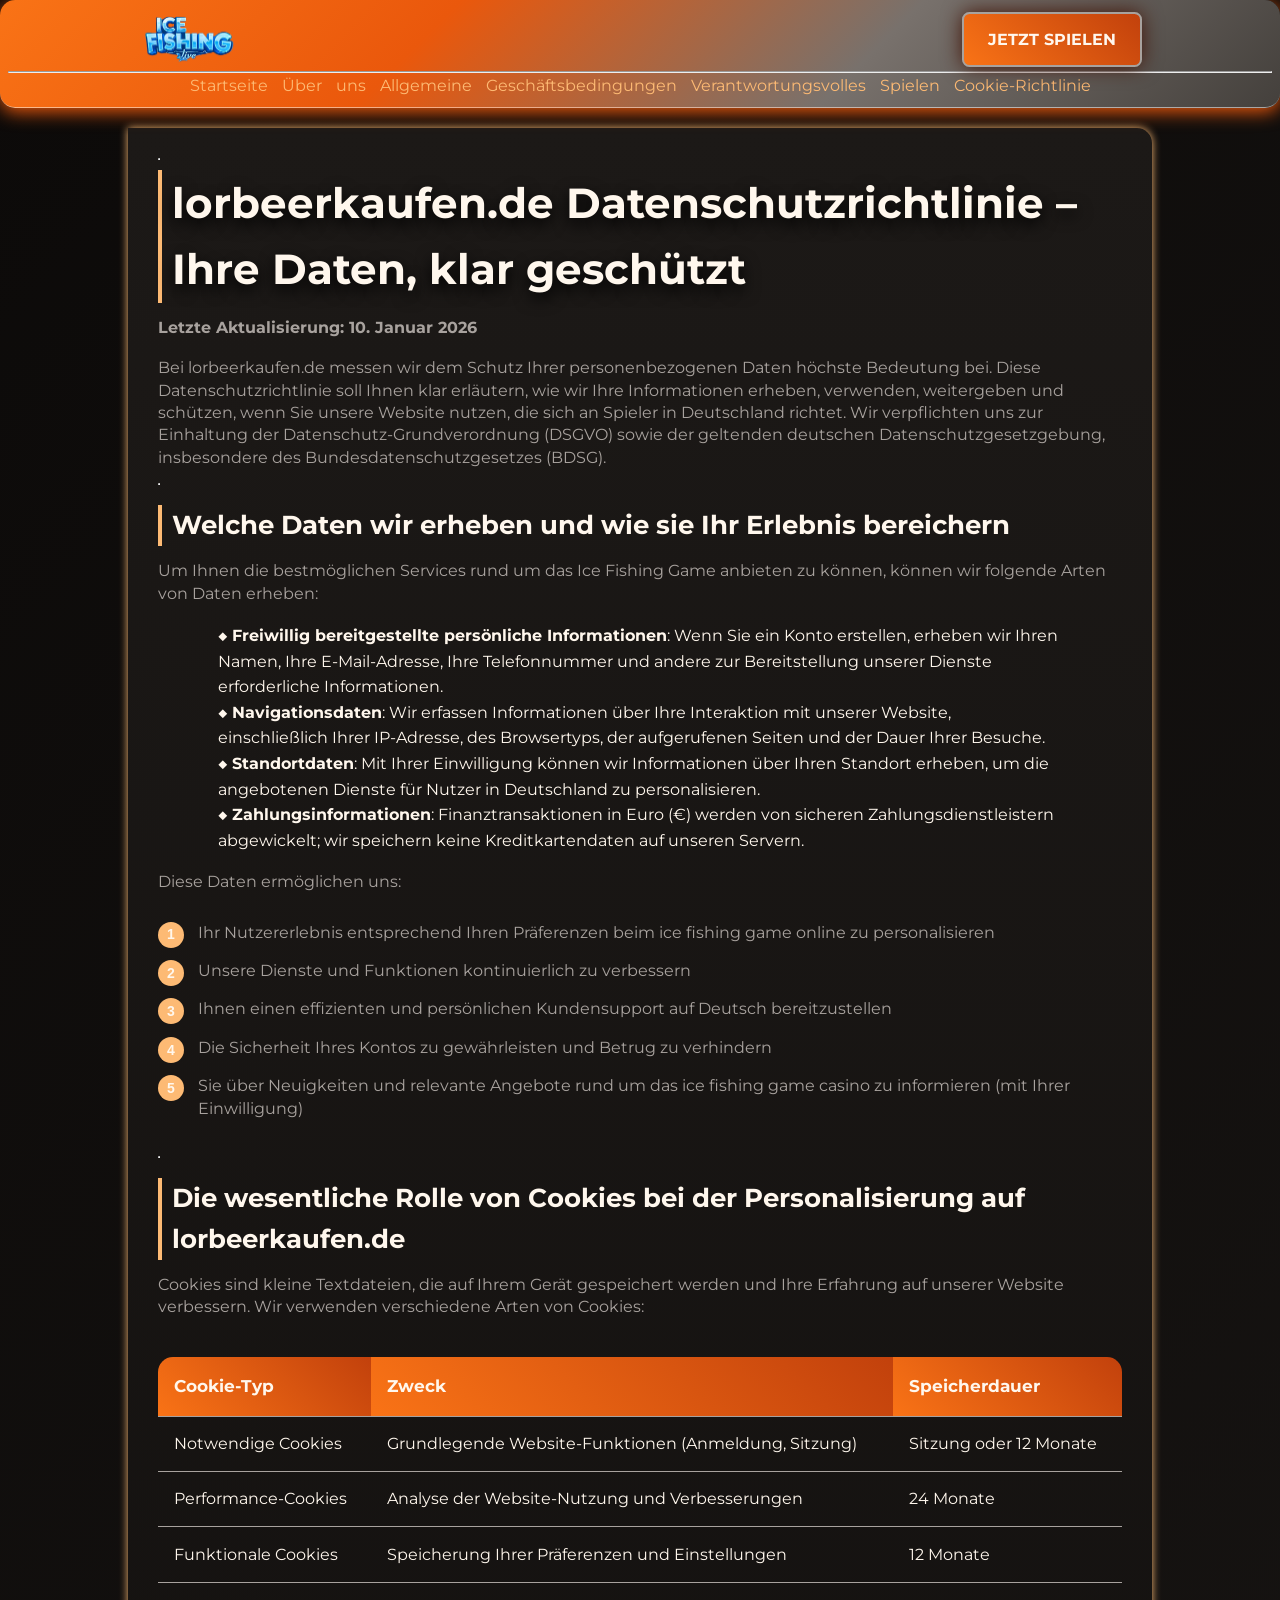
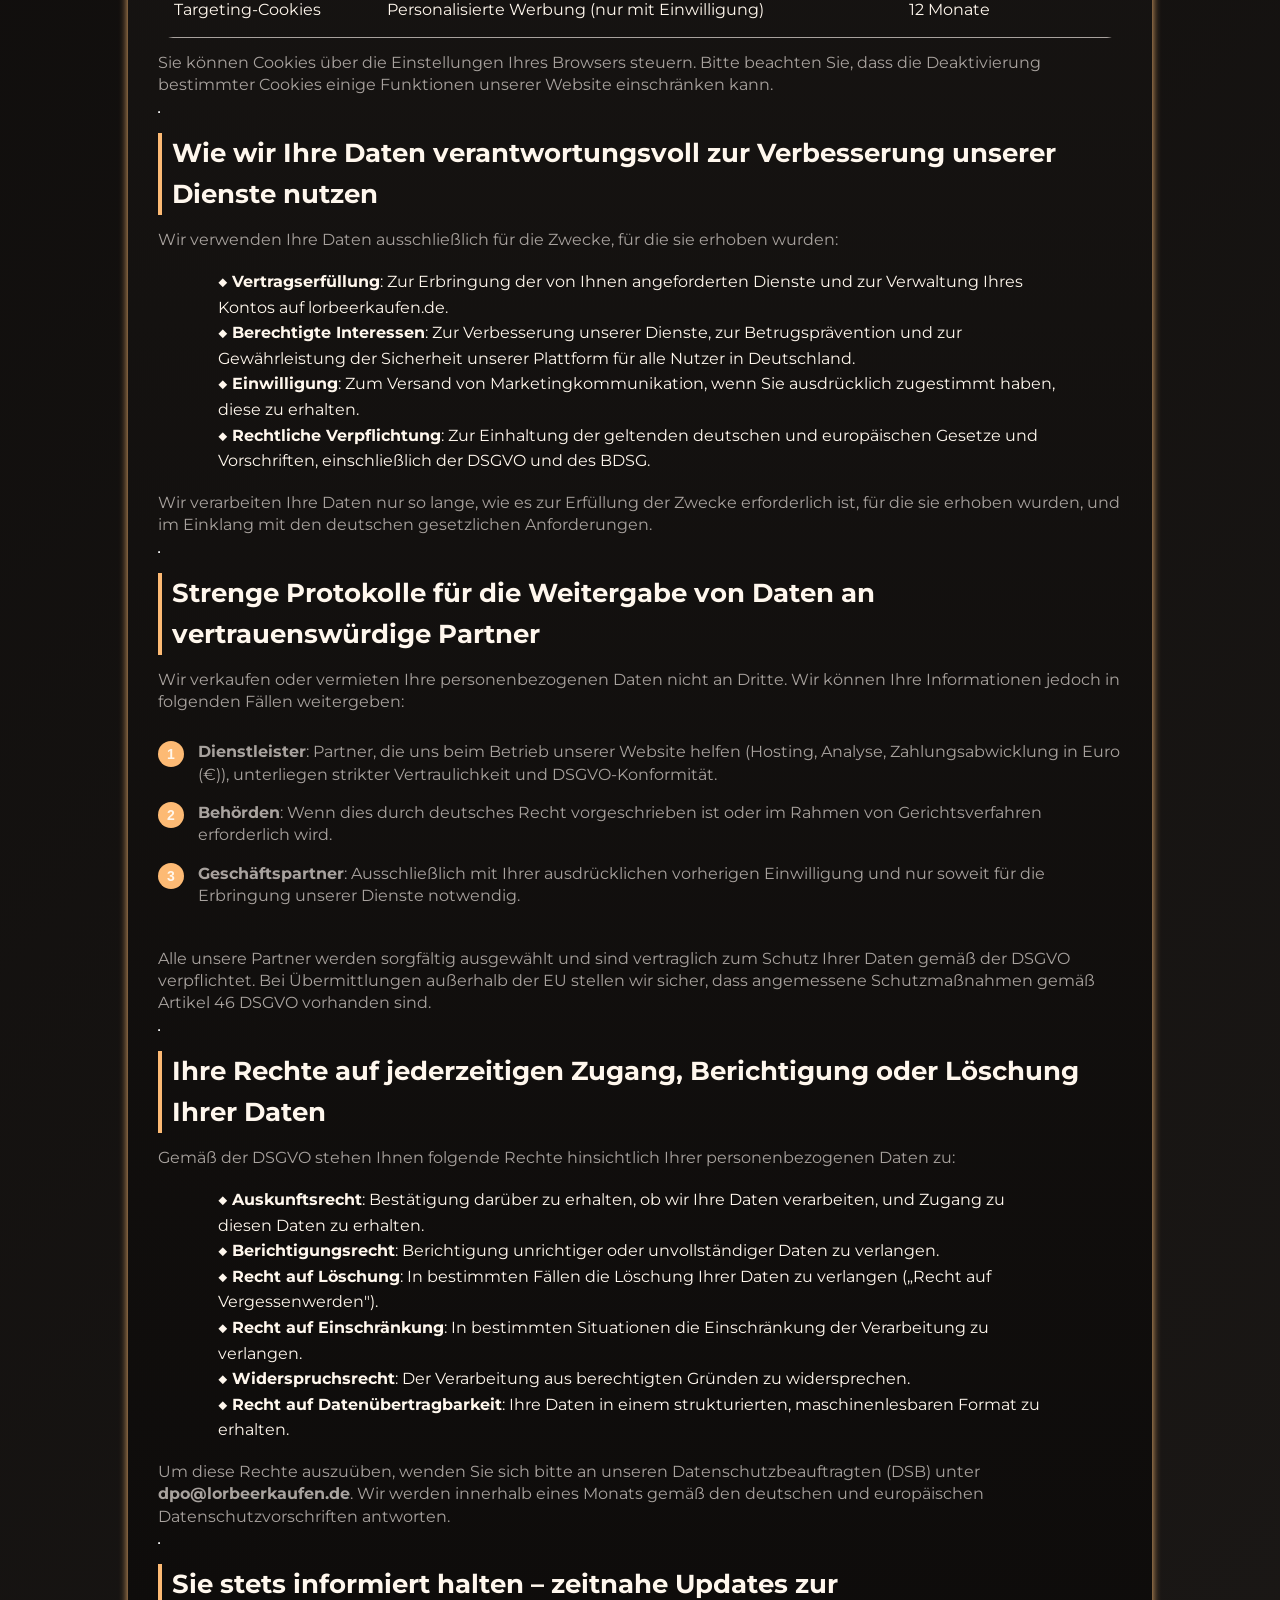
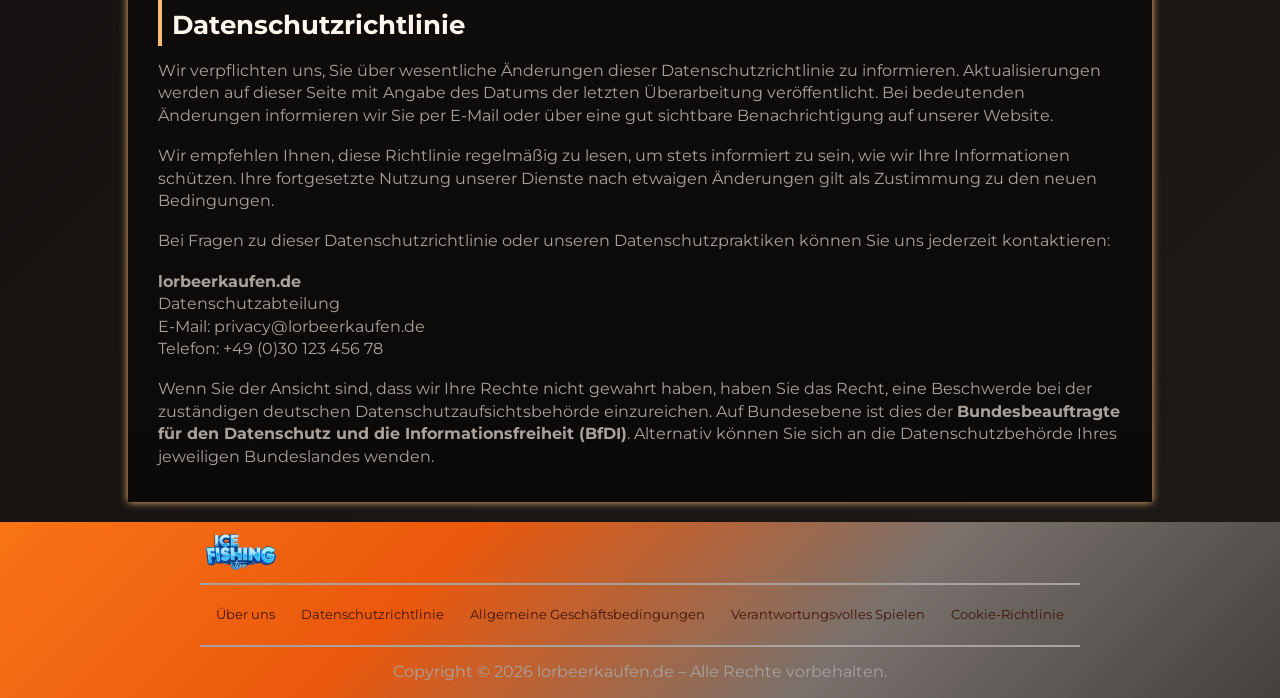
<file: privacy-policy/index.html>
<!DOCTYPE html>
<html lang="de">

<head>
    <meta charset="UTF-8">
    <meta name="viewport" content="width=device-width, initial-scale=1.0">
    <link rel="stylesheet" href="/style.css">
    <link rel="shortcut icon" href="/favicon.ico" type="image/x-icon">
    <title>Ice Fishing Game – Datenschutzrichtlinie | lorbeerkaufen.de</title>
    <meta name="description"
        content="lorbeerkaufen.de gewährleistet vollständige Transparenz beim Umgang mit Daten. Erfahren Sie, wie wir Ihre Informationen für Spieler in Deutschland erheben, schützen und nutzen.">
    <meta name="googlebot" content="index,follow,noarchive">

    <link rel="canonical" href="https://lorbeerkaufen.de/privacy-policy/">

    <meta property="og:type" content="website" />
    <meta property="og:title" content="Ice Fishing Game – Datenschutzrichtlinie" />
    <meta property="og:description"
        content="Unser Engagement für Datenschutz und Transparenz für Nutzer in Deutschland auf lorbeerkaufen.de." />
    <meta property="og:url" content="https://lorbeerkaufen.de/privacy-policy/" />
    <meta property="og:site_name" content="Ice Fishing Game Deutschland" />
    <meta property="og:locale" content="de_DE" />

    <meta name="twitter:card" content="summary" />
    <meta name="twitter:title" content="Datenschutzrichtlinie – Ice Fishing Game Deutschland" />
    <meta name="twitter:description"
        content="Datenschutz und Transparenz für unsere Nutzer in Deutschland auf lorbeerkaufen.de." />

    <script type="application/ld+json">
        {
            "@context": "https://schema.org",
            "@type": "WebPage",
            "name": "Datenschutzrichtlinie – Ice Fishing Game Deutschland",
            "description": "Datenschutzrichtlinie von lorbeerkaufen.de bezüglich der Erhebung und Verarbeitung personenbezogener Daten.",
            "url": "https://lorbeerkaufen.de/privacy-policy/",
            "inLanguage": "de-DE"
        }
    </script>
</head>

<body>
    <header>
        <div class="logo-container">
            <a href="/">
                <img src="/img/logo.webp" alt="Ice Fishing Game Deutschland Logo" width="100" height="80">
            </a>
            <a href="/play/" class="btn" rel="nofollow" content="noindex">JETZT SPIELEN</a>
        </div>
        <hr>
        <nav class="navigation-list">
            <a href="/">Startseite</a>
            <a href="/about-us/">Über uns</a>
            <a href="/terms-and-conditions/">Allgemeine Geschäftsbedingungen</a>
            <a href="/responsible-gambling/">Verantwortungsvolles Spielen</a>
            <a href="/cookie-policy/">Cookie-Richtlinie</a>
        </nav>
    </header>

    <main>
        <div class="container-long">
            <hr class="title-line">
            <h1>lorbeerkaufen.de Datenschutzrichtlinie – Ihre Daten, klar geschützt</h1>

            <p><strong>Letzte Aktualisierung: 10. Januar 2026</strong></p>

            <p>Bei lorbeerkaufen.de messen wir dem Schutz Ihrer personenbezogenen Daten höchste Bedeutung bei. Diese
                Datenschutzrichtlinie soll Ihnen klar erläutern, wie wir Ihre Informationen erheben, verwenden,
                weitergeben und schützen, wenn Sie unsere Website nutzen, die sich an Spieler in Deutschland richtet.
                Wir verpflichten uns zur Einhaltung der Datenschutz-Grundverordnung (DSGVO) sowie der geltenden
                deutschen Datenschutzgesetzgebung, insbesondere des Bundesdatenschutzgesetzes (BDSG).</p>

            <hr class="title-line">
            <h2>Welche Daten wir erheben und wie sie Ihr Erlebnis bereichern</h2>

            <p>Um Ihnen die bestmöglichen Services rund um das Ice Fishing Game anbieten zu können, können wir folgende
                Arten von Daten erheben:</p>

            <ul>
                <li><strong>Freiwillig bereitgestellte persönliche Informationen</strong>: Wenn Sie ein Konto erstellen,
                    erheben wir Ihren Namen, Ihre E-Mail-Adresse, Ihre Telefonnummer und andere zur Bereitstellung
                    unserer Dienste erforderliche Informationen.</li>
                <li><strong>Navigationsdaten</strong>: Wir erfassen Informationen über Ihre Interaktion mit unserer
                    Website, einschließlich Ihrer IP-Adresse, des Browsertyps, der aufgerufenen Seiten und der Dauer
                    Ihrer Besuche.</li>
                <li><strong>Standortdaten</strong>: Mit Ihrer Einwilligung können wir Informationen über Ihren Standort
                    erheben, um die angebotenen Dienste für Nutzer in Deutschland zu personalisieren.</li>
                <li><strong>Zahlungsinformationen</strong>: Finanztransaktionen in Euro (€) werden von sicheren
                    Zahlungsdienstleistern abgewickelt; wir speichern keine Kreditkartendaten auf unseren Servern.</li>
            </ul>

            <p>Diese Daten ermöglichen uns:</p>

            <ol class="pink-circle-list">
                <li>
                    <p>Ihr Nutzererlebnis entsprechend Ihren Präferenzen beim ice fishing game online zu personalisieren
                    </p>
                </li>
                <li>
                    <p>Unsere Dienste und Funktionen kontinuierlich zu verbessern</p>
                </li>
                <li>
                    <p>Ihnen einen effizienten und persönlichen Kundensupport auf Deutsch bereitzustellen</p>
                </li>
                <li>
                    <p>Die Sicherheit Ihres Kontos zu gewährleisten und Betrug zu verhindern</p>
                </li>
                <li>
                    <p>Sie über Neuigkeiten und relevante Angebote rund um das ice fishing game casino zu informieren
                        (mit Ihrer Einwilligung)</p>
                </li>
            </ol>

            <hr class="title-line">
            <h2>Die wesentliche Rolle von Cookies bei der Personalisierung auf lorbeerkaufen.de</h2>

            <p>Cookies sind kleine Textdateien, die auf Ihrem Gerät gespeichert werden und Ihre Erfahrung auf unserer
                Website verbessern. Wir verwenden verschiedene Arten von Cookies:</p>

            <div class="table-wrapper">
                <table>
                    <tr>
                        <th>Cookie-Typ</th>
                        <th>Zweck</th>
                        <th>Speicherdauer</th>
                    </tr>
                    <tr>
                        <td>Notwendige Cookies</td>
                        <td>Grundlegende Website-Funktionen (Anmeldung, Sitzung)</td>
                        <td>Sitzung oder 12 Monate</td>
                    </tr>
                    <tr>
                        <td>Performance-Cookies</td>
                        <td>Analyse der Website-Nutzung und Verbesserungen</td>
                        <td>24 Monate</td>
                    </tr>
                    <tr>
                        <td>Funktionale Cookies</td>
                        <td>Speicherung Ihrer Präferenzen und Einstellungen</td>
                        <td>12 Monate</td>
                    </tr>
                    <tr>
                        <td>Targeting-Cookies</td>
                        <td>Personalisierte Werbung (nur mit Einwilligung)</td>
                        <td>12 Monate</td>
                    </tr>
                </table>
            </div>

            <p>Sie können Cookies über die Einstellungen Ihres Browsers steuern. Bitte beachten Sie, dass die
                Deaktivierung bestimmter Cookies einige Funktionen unserer Website einschränken kann.</p>

            <hr class="title-line">
            <h2>Wie wir Ihre Daten verantwortungsvoll zur Verbesserung unserer Dienste nutzen</h2>

            <p>Wir verwenden Ihre Daten ausschließlich für die Zwecke, für die sie erhoben wurden:</p>

            <ul>
                <li><strong>Vertragserfüllung</strong>: Zur Erbringung der von Ihnen angeforderten Dienste und zur
                    Verwaltung Ihres Kontos auf lorbeerkaufen.de.</li>
                <li><strong>Berechtigte Interessen</strong>: Zur Verbesserung unserer Dienste, zur Betrugsprävention und
                    zur Gewährleistung der Sicherheit unserer Plattform für alle Nutzer in Deutschland.</li>
                <li><strong>Einwilligung</strong>: Zum Versand von Marketingkommunikation, wenn Sie ausdrücklich
                    zugestimmt haben, diese zu erhalten.</li>
                <li><strong>Rechtliche Verpflichtung</strong>: Zur Einhaltung der geltenden deutschen und europäischen
                    Gesetze und Vorschriften, einschließlich der DSGVO und des BDSG.</li>
            </ul>

            <p>Wir verarbeiten Ihre Daten nur so lange, wie es zur Erfüllung der Zwecke erforderlich ist, für die sie
                erhoben wurden, und im Einklang mit den deutschen gesetzlichen Anforderungen.</p>

            <hr class="title-line">
            <h2>Strenge Protokolle für die Weitergabe von Daten an vertrauenswürdige Partner</h2>

            <p>Wir verkaufen oder vermieten Ihre personenbezogenen Daten nicht an Dritte. Wir können Ihre Informationen
                jedoch in folgenden Fällen weitergeben:</p>

            <ol class="pink-circle-list">
                <li>
                    <p><strong>Dienstleister</strong>: Partner, die uns beim Betrieb unserer Website helfen (Hosting,
                        Analyse, Zahlungsabwicklung in Euro (€)), unterliegen strikter Vertraulichkeit und
                        DSGVO-Konformität.</p>
                </li>
                <li>
                    <p><strong>Behörden</strong>: Wenn dies durch deutsches Recht vorgeschrieben ist oder im Rahmen von
                        Gerichtsverfahren erforderlich wird.</p>
                </li>
                <li>
                    <p><strong>Geschäftspartner</strong>: Ausschließlich mit Ihrer ausdrücklichen vorherigen
                        Einwilligung und nur soweit für die Erbringung unserer Dienste notwendig.</p>
                </li>
            </ol>

            <p>Alle unsere Partner werden sorgfältig ausgewählt und sind vertraglich zum Schutz Ihrer Daten gemäß der
                DSGVO verpflichtet. Bei Übermittlungen außerhalb der EU stellen wir sicher, dass angemessene
                Schutzmaßnahmen gemäß Artikel 46 DSGVO vorhanden sind.</p>

            <hr class="title-line">
            <h2>Ihre Rechte auf jederzeitigen Zugang, Berichtigung oder Löschung Ihrer Daten</h2>

            <p>Gemäß der DSGVO stehen Ihnen folgende Rechte hinsichtlich Ihrer personenbezogenen Daten zu:</p>

            <ul>
                <li><strong>Auskunftsrecht</strong>: Bestätigung darüber zu erhalten, ob wir Ihre Daten verarbeiten, und
                    Zugang zu diesen Daten zu erhalten.</li>
                <li><strong>Berichtigungsrecht</strong>: Berichtigung unrichtiger oder unvollständiger Daten zu
                    verlangen.</li>
                <li><strong>Recht auf Löschung</strong>: In bestimmten Fällen die Löschung Ihrer Daten zu verlangen
                    („Recht auf Vergessenwerden").</li>
                <li><strong>Recht auf Einschränkung</strong>: In bestimmten Situationen die Einschränkung der
                    Verarbeitung zu verlangen.</li>
                <li><strong>Widerspruchsrecht</strong>: Der Verarbeitung aus berechtigten Gründen zu widersprechen.</li>
                <li><strong>Recht auf Datenübertragbarkeit</strong>: Ihre Daten in einem strukturierten,
                    maschinenlesbaren Format zu erhalten.</li>
            </ul>

            <p>Um diese Rechte auszuüben, wenden Sie sich bitte an unseren Datenschutzbeauftragten (DSB) unter
                <strong>dpo@lorbeerkaufen.de</strong>. Wir werden innerhalb eines Monats gemäß den deutschen und
                europäischen Datenschutzvorschriften antworten.
            </p>

            <hr class="title-line">
            <h2>Sie stets informiert halten – zeitnahe Updates zur Datenschutzrichtlinie</h2>

            <p>Wir verpflichten uns, Sie über wesentliche Änderungen dieser Datenschutzrichtlinie zu informieren.
                Aktualisierungen werden auf dieser Seite mit Angabe des Datums der letzten Überarbeitung veröffentlicht.
                Bei bedeutenden Änderungen informieren wir Sie per E-Mail oder über eine gut sichtbare Benachrichtigung
                auf unserer Website.</p>

            <p>Wir empfehlen Ihnen, diese Richtlinie regelmäßig zu lesen, um stets informiert zu sein, wie wir Ihre
                Informationen schützen. Ihre fortgesetzte Nutzung unserer Dienste nach etwaigen Änderungen gilt als
                Zustimmung zu den neuen Bedingungen.</p>

            <p>Bei Fragen zu dieser Datenschutzrichtlinie oder unseren Datenschutzpraktiken können Sie uns jederzeit
                kontaktieren:</p>

            <p><strong>lorbeerkaufen.de</strong><br>
                Datenschutzabteilung<br>
                E-Mail: privacy@lorbeerkaufen.de<br>
                Telefon: +49 (0)30 123 456 78</p>

            <p>Wenn Sie der Ansicht sind, dass wir Ihre Rechte nicht gewahrt haben, haben Sie das Recht, eine Beschwerde
                bei der zuständigen deutschen Datenschutzaufsichtsbehörde einzureichen. Auf Bundesebene ist dies der
                <strong>Bundesbeauftragte für den Datenschutz und die Informationsfreiheit (BfDI)</strong>. Alternativ
                können Sie sich an die Datenschutzbehörde Ihres jeweiligen Bundeslandes wenden.
            </p>
        </div>
    </main>

    <footer>
        <a href="/">
            <img src="/img/logo.webp" alt="Ice Fishing Game Deutschland" width="80" height="80">
        </a>
        <hr class="faq-hr">
        <div class="flex-wrapper">
            <a href="/about-us/">Über uns</a>
            <a href="/privacy-policy/">Datenschutzrichtlinie</a>
            <a href="/terms-and-conditions/">Allgemeine Geschäftsbedingungen</a>
            <a href="/responsible-gambling/">Verantwortungsvolles Spielen</a>
            <a href="/cookie-policy/">Cookie-Richtlinie</a>
        </div>
        <hr class="faq-hr">
        <p>
            Copyright © 2026 lorbeerkaufen.de – Alle Rechte vorbehalten.
        </p>
    </footer>
</body>

</html>
</file>
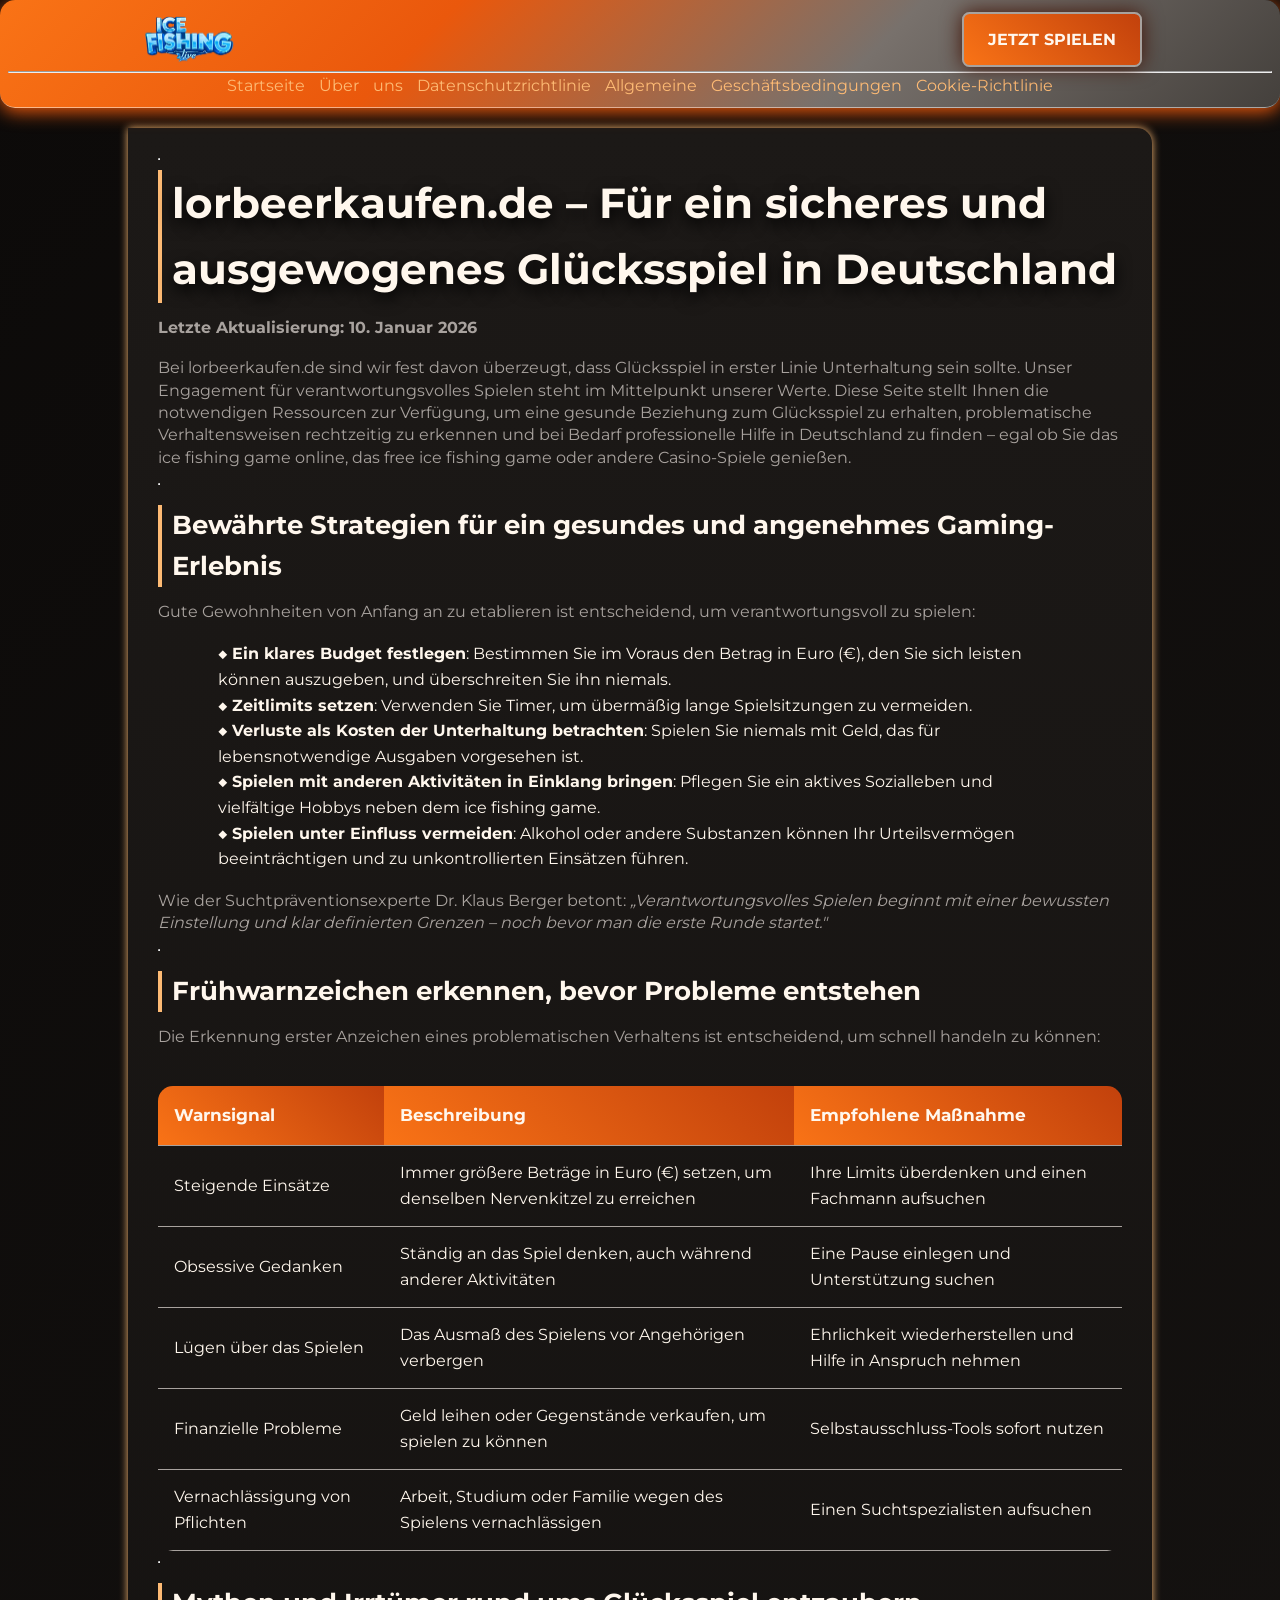
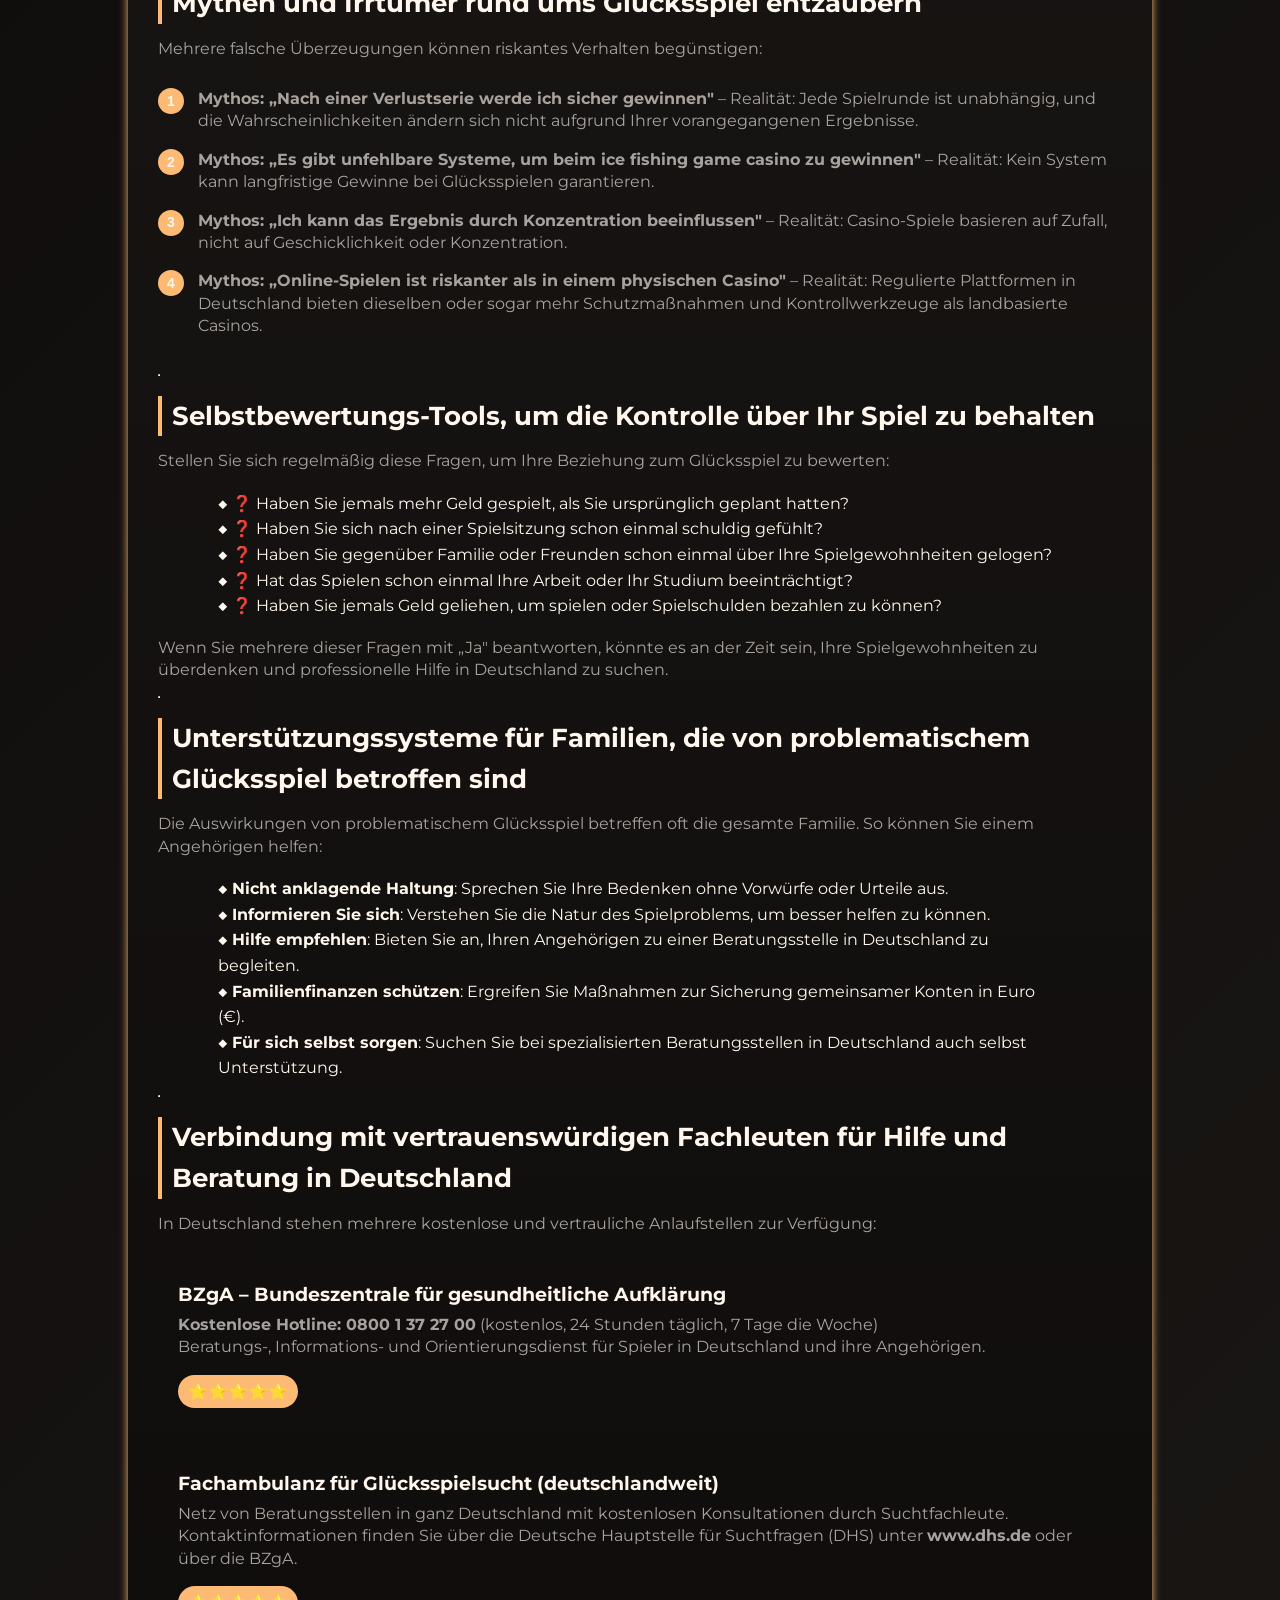
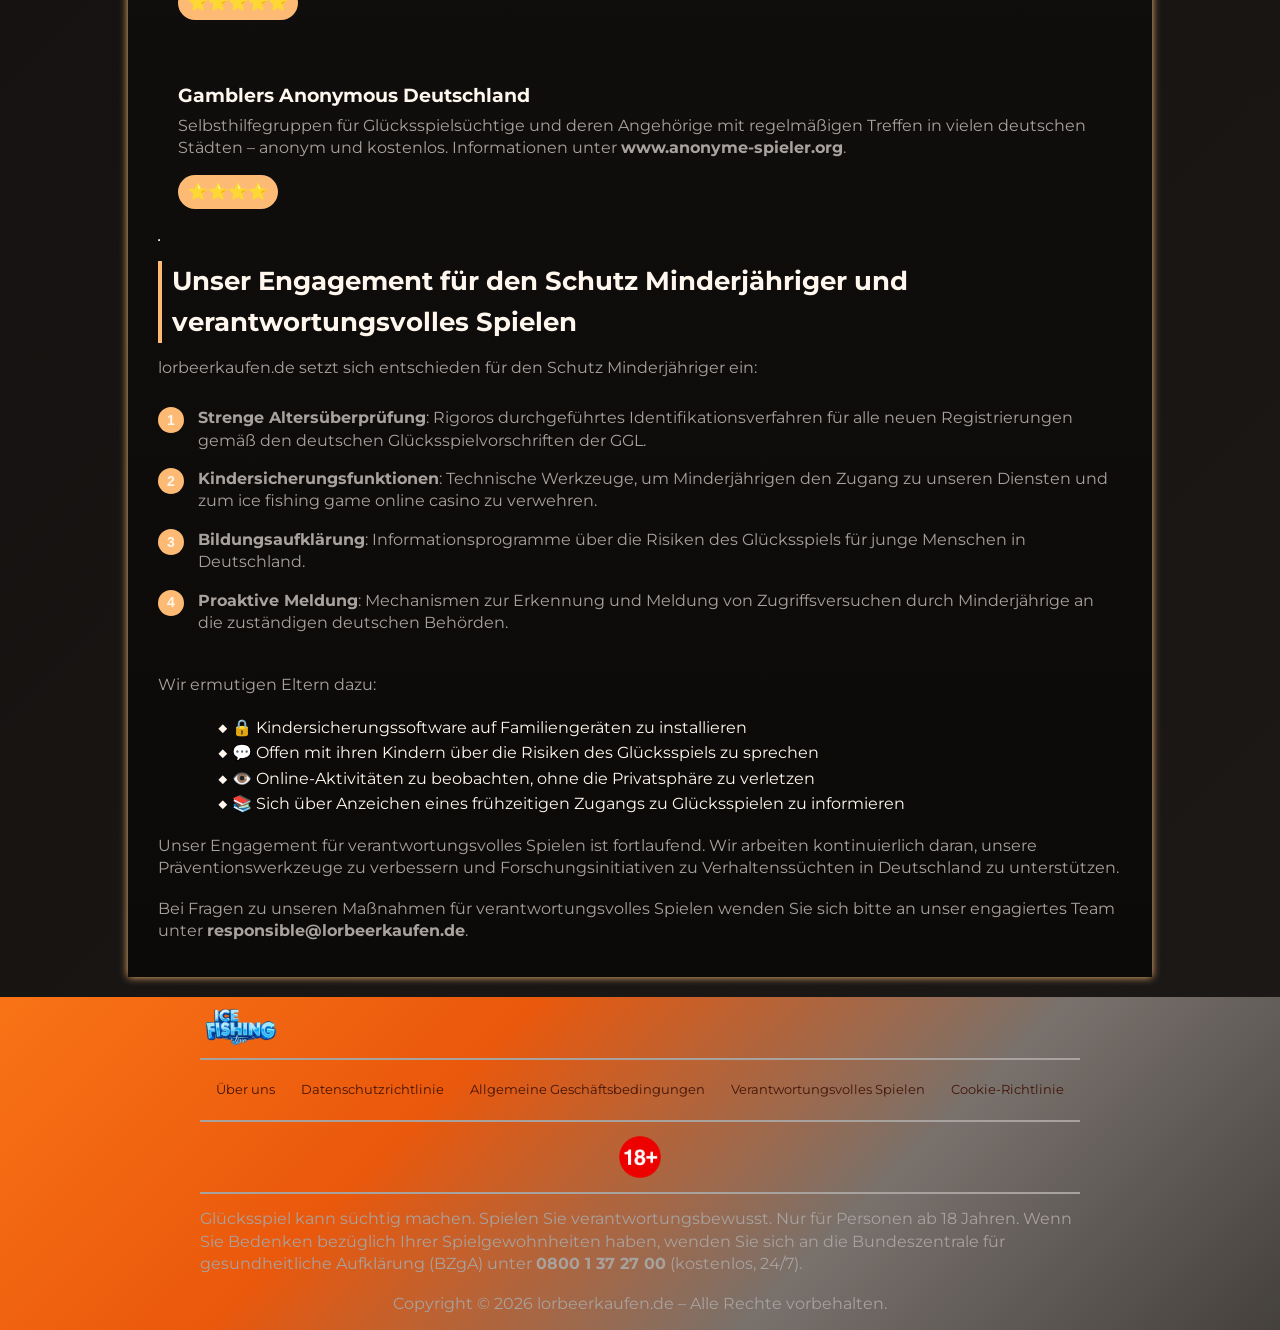
<file: responsible-gambling/index.html>
<!DOCTYPE html>
<html lang="de">

<head>
    <meta charset="UTF-8">
    <meta name="viewport" content="width=device-width, initial-scale=1.0">
    <link rel="stylesheet" href="/style.css">
    <link rel="shortcut icon" href="/favicon.ico" type="image/x-icon">
    <title>Verantwortungsvolles Spielen mit Ice Fishing Game | lorbeerkaufen.de</title>
    <meta name="description"
        content="lorbeerkaufen.de hilft Ihnen, verantwortungsvoll zu spielen und die Kontrolle zu behalten. Lernen Sie Risikoverhalten zu erkennen, nutzen Sie Selbstkontroll-Tools und finden Sie professionelle Hilfe für ein sicheres Spielerlebnis in Deutschland.">
    <meta name="googlebot" content="index,follow,noarchive">

    <link rel="canonical" href="https://lorbeerkaufen.de/responsible-gambling/">

    <meta property="og:type" content="website" />
    <meta property="og:title" content="Verantwortungsvolles Spielen – Ice Fishing Game Deutschland" />
    <meta property="og:description"
        content="Unser Engagement für sicheres und ausgewogenes Glücksspiel in Deutschland." />
    <meta property="og:url" content="https://lorbeerkaufen.de/responsible-gambling/" />
    <meta property="og:site_name" content="Ice Fishing Game Deutschland" />
    <meta property="og:locale" content="de_DE" />

    <meta name="twitter:card" content="summary" />
    <meta name="twitter:title" content="Verantwortungsvolles Spielen – Ice Fishing Game Deutschland" />
    <meta name="twitter:description"
        content="Strategien und Tools für verantwortungsvolles Gaming in Deutschland auf lorbeerkaufen.de." />

    <script type="application/ld+json">
        {
            "@context": "https://schema.org",
            "@type": "WebPage",
            "name": "Verantwortungsvolles Spielen – Ice Fishing Game Deutschland",
            "description": "Vollständiger Leitfaden für eine verantwortungsvolle Glücksspielpraxis in Deutschland.",
            "url": "https://lorbeerkaufen.de/responsible-gambling/",
            "inLanguage": "de-DE"
        }
    </script>
</head>

<body>
    <header>
        <div class="logo-container">
            <a href="/">
                <img src="/img/logo.webp" alt="Ice Fishing Game Deutschland Logo" width="100" height="80">
            </a>
            <a href="/play/" class="btn" rel="nofollow" content="noindex">JETZT SPIELEN</a>
        </div>
        <hr>
        <nav class="navigation-list">
            <a href="/">Startseite</a>
            <a href="/about-us/">Über uns</a>
            <a href="/privacy-policy/">Datenschutzrichtlinie</a>
            <a href="/terms-and-conditions/">Allgemeine Geschäftsbedingungen</a>
            <a href="/cookie-policy/">Cookie-Richtlinie</a>
        </nav>
    </header>

    <main>
        <div class="container-long">
            <hr class="title-line">
            <h1>lorbeerkaufen.de – Für ein sicheres und ausgewogenes Glücksspiel in Deutschland</h1>

            <p><strong>Letzte Aktualisierung: 10. Januar 2026</strong></p>

            <p>Bei lorbeerkaufen.de sind wir fest davon überzeugt, dass Glücksspiel in erster Linie Unterhaltung sein
                sollte. Unser Engagement für verantwortungsvolles Spielen steht im Mittelpunkt unserer Werte. Diese
                Seite stellt Ihnen die notwendigen Ressourcen zur Verfügung, um eine gesunde Beziehung zum Glücksspiel
                zu erhalten, problematische Verhaltensweisen rechtzeitig zu erkennen und bei Bedarf professionelle Hilfe
                in Deutschland zu finden – egal ob Sie das ice fishing game online, das free ice fishing game oder
                andere Casino-Spiele genießen.</p>

            <hr class="title-line">
            <h2>Bewährte Strategien für ein gesundes und angenehmes Gaming-Erlebnis</h2>

            <p>Gute Gewohnheiten von Anfang an zu etablieren ist entscheidend, um verantwortungsvoll zu spielen:</p>

            <ul>
                <li><strong>Ein klares Budget festlegen</strong>: Bestimmen Sie im Voraus den Betrag in Euro (€), den
                    Sie sich leisten können auszugeben, und überschreiten Sie ihn niemals.</li>
                <li><strong>Zeitlimits setzen</strong>: Verwenden Sie Timer, um übermäßig lange Spielsitzungen zu
                    vermeiden.</li>
                <li><strong>Verluste als Kosten der Unterhaltung betrachten</strong>: Spielen Sie niemals mit Geld, das
                    für lebensnotwendige Ausgaben vorgesehen ist.</li>
                <li><strong>Spielen mit anderen Aktivitäten in Einklang bringen</strong>: Pflegen Sie ein aktives
                    Sozialleben und vielfältige Hobbys neben dem ice fishing game.</li>
                <li><strong>Spielen unter Einfluss vermeiden</strong>: Alkohol oder andere Substanzen können Ihr
                    Urteilsvermögen beeinträchtigen und zu unkontrollierten Einsätzen führen.</li>
            </ul>

            <p>Wie der Suchtpräventionsexperte Dr. Klaus Berger betont: <em>„Verantwortungsvolles Spielen beginnt mit
                    einer bewussten Einstellung und klar definierten Grenzen – noch bevor man die erste Runde
                    startet."</em></p>

            <hr class="title-line">
            <h2>Frühwarnzeichen erkennen, bevor Probleme entstehen</h2>

            <p>Die Erkennung erster Anzeichen eines problematischen Verhaltens ist entscheidend, um schnell handeln zu
                können:</p>

            <div class="table-wrapper">
                <table>
                    <tr>
                        <th>Warnsignal</th>
                        <th>Beschreibung</th>
                        <th>Empfohlene Maßnahme</th>
                    </tr>
                    <tr>
                        <td>Steigende Einsätze</td>
                        <td>Immer größere Beträge in Euro (€) setzen, um denselben Nervenkitzel zu erreichen</td>
                        <td>Ihre Limits überdenken und einen Fachmann aufsuchen</td>
                    </tr>
                    <tr>
                        <td>Obsessive Gedanken</td>
                        <td>Ständig an das Spiel denken, auch während anderer Aktivitäten</td>
                        <td>Eine Pause einlegen und Unterstützung suchen</td>
                    </tr>
                    <tr>
                        <td>Lügen über das Spielen</td>
                        <td>Das Ausmaß des Spielens vor Angehörigen verbergen</td>
                        <td>Ehrlichkeit wiederherstellen und Hilfe in Anspruch nehmen</td>
                    </tr>
                    <tr>
                        <td>Finanzielle Probleme</td>
                        <td>Geld leihen oder Gegenstände verkaufen, um spielen zu können</td>
                        <td>Selbstausschluss-Tools sofort nutzen</td>
                    </tr>
                    <tr>
                        <td>Vernachlässigung von Pflichten</td>
                        <td>Arbeit, Studium oder Familie wegen des Spielens vernachlässigen</td>
                        <td>Einen Suchtspezialisten aufsuchen</td>
                    </tr>
                </table>
            </div>

            <hr class="title-line">
            <h2>Mythen und Irrtümer rund ums Glücksspiel entzaubern</h2>

            <p>Mehrere falsche Überzeugungen können riskantes Verhalten begünstigen:</p>

            <ol class="pink-circle-list">
                <li>
                    <p><strong>Mythos: „Nach einer Verlustserie werde ich sicher gewinnen"</strong> – Realität: Jede
                        Spielrunde ist unabhängig, und die Wahrscheinlichkeiten ändern sich nicht aufgrund Ihrer
                        vorangegangenen Ergebnisse.</p>
                </li>
                <li>
                    <p><strong>Mythos: „Es gibt unfehlbare Systeme, um beim ice fishing game casino zu
                            gewinnen"</strong> – Realität: Kein System kann langfristige Gewinne bei Glücksspielen
                        garantieren.</p>
                </li>
                <li>
                    <p><strong>Mythos: „Ich kann das Ergebnis durch Konzentration beeinflussen"</strong> – Realität:
                        Casino-Spiele basieren auf Zufall, nicht auf Geschicklichkeit oder Konzentration.</p>
                </li>
                <li>
                    <p><strong>Mythos: „Online-Spielen ist riskanter als in einem physischen Casino"</strong> –
                        Realität: Regulierte Plattformen in Deutschland bieten dieselben oder sogar mehr Schutzmaßnahmen
                        und Kontrollwerkzeuge als landbasierte Casinos.</p>
                </li>
            </ol>

            <hr class="title-line">
            <h2>Selbstbewertungs-Tools, um die Kontrolle über Ihr Spiel zu behalten</h2>

            <p>Stellen Sie sich regelmäßig diese Fragen, um Ihre Beziehung zum Glücksspiel zu bewerten:</p>

            <ul>
                <li>❓ Haben Sie jemals mehr Geld gespielt, als Sie ursprünglich geplant hatten?</li>
                <li>❓ Haben Sie sich nach einer Spielsitzung schon einmal schuldig gefühlt?</li>
                <li>❓ Haben Sie gegenüber Familie oder Freunden schon einmal über Ihre Spielgewohnheiten gelogen?</li>
                <li>❓ Hat das Spielen schon einmal Ihre Arbeit oder Ihr Studium beeinträchtigt?</li>
                <li>❓ Haben Sie jemals Geld geliehen, um spielen oder Spielschulden bezahlen zu können?</li>
            </ul>

            <p>Wenn Sie mehrere dieser Fragen mit „Ja" beantworten, könnte es an der Zeit sein, Ihre Spielgewohnheiten
                zu überdenken und professionelle Hilfe in Deutschland zu suchen.</p>

            <hr class="title-line">
            <h2>Unterstützungssysteme für Familien, die von problematischem Glücksspiel betroffen sind</h2>

            <p>Die Auswirkungen von problematischem Glücksspiel betreffen oft die gesamte Familie. So können Sie einem
                Angehörigen helfen:</p>

            <ul>
                <li><strong>Nicht anklagende Haltung</strong>: Sprechen Sie Ihre Bedenken ohne Vorwürfe oder Urteile
                    aus.</li>
                <li><strong>Informieren Sie sich</strong>: Verstehen Sie die Natur des Spielproblems, um besser helfen
                    zu können.</li>
                <li><strong>Hilfe empfehlen</strong>: Bieten Sie an, Ihren Angehörigen zu einer Beratungsstelle in
                    Deutschland zu begleiten.</li>
                <li><strong>Familienfinanzen schützen</strong>: Ergreifen Sie Maßnahmen zur Sicherung gemeinsamer Konten
                    in Euro (€).</li>
                <li><strong>Für sich selbst sorgen</strong>: Suchen Sie bei spezialisierten Beratungsstellen in
                    Deutschland auch selbst Unterstützung.</li>
            </ul>

            <hr class="title-line">
            <h2>Verbindung mit vertrauenswürdigen Fachleuten für Hilfe und Beratung in Deutschland</h2>

            <p>In Deutschland stehen mehrere kostenlose und vertrauliche Anlaufstellen zur Verfügung:</p>

            <div class="casino-card">
                <div class="casino-center">
                    <div class="casino-code">
                        <h3>BZgA – Bundeszentrale für gesundheitliche Aufklärung</h3>
                        <p><strong>Kostenlose Hotline: 0800 1 37 27 00</strong> (kostenlos, 24 Stunden täglich, 7 Tage
                            die Woche)<br>
                            Beratungs-, Informations- und Orientierungsdienst für Spieler in Deutschland und ihre
                            Angehörigen.</p>
                        <div class="casino-rating"><span class="star">⭐⭐⭐⭐⭐</span></div>
                    </div>
                </div>
            </div>

            <div class="casino-card">
                <div class="casino-center">
                    <div class="casino-code">
                        <h3>Fachambulanz für Glücksspielsucht (deutschlandweit)</h3>
                        <p>Netz von Beratungsstellen in ganz Deutschland mit kostenlosen Konsultationen durch
                            Suchtfachleute. Kontaktinformationen finden Sie über die Deutsche Hauptstelle für
                            Suchtfragen (DHS) unter <strong>www.dhs.de</strong> oder über die BZgA.</p>
                        <div class="casino-rating"><span class="star">⭐⭐⭐⭐⭐</span></div>
                    </div>
                </div>
            </div>

            <div class="casino-card">
                <div class="casino-center">
                    <div class="casino-code">
                        <h3>Gamblers Anonymous Deutschland</h3>
                        <p>Selbsthilfegruppen für Glücksspielsüchtige und deren Angehörige mit regelmäßigen Treffen in
                            vielen deutschen Städten – anonym und kostenlos. Informationen unter
                            <strong>www.anonyme-spieler.org</strong>.
                        </p>
                        <div class="casino-rating"><span class="star">⭐⭐⭐⭐</span></div>
                    </div>
                </div>
            </div>

            <hr class="title-line">
            <h2>Unser Engagement für den Schutz Minderjähriger und verantwortungsvolles Spielen</h2>

            <p>lorbeerkaufen.de setzt sich entschieden für den Schutz Minderjähriger ein:</p>

            <ol class="pink-circle-list">
                <li>
                    <p><strong>Strenge Altersüberprüfung</strong>: Rigoros durchgeführtes Identifikationsverfahren für
                        alle neuen Registrierungen gemäß den deutschen Glücksspielvorschriften der GGL.</p>
                </li>
                <li>
                    <p><strong>Kindersicherungsfunktionen</strong>: Technische Werkzeuge, um Minderjährigen den Zugang
                        zu unseren Diensten und zum ice fishing game online casino zu verwehren.</p>
                </li>
                <li>
                    <p><strong>Bildungsaufklärung</strong>: Informationsprogramme über die Risiken des Glücksspiels für
                        junge Menschen in Deutschland.</p>
                </li>
                <li>
                    <p><strong>Proaktive Meldung</strong>: Mechanismen zur Erkennung und Meldung von Zugriffsversuchen
                        durch Minderjährige an die zuständigen deutschen Behörden.</p>
                </li>
            </ol>

            <p>Wir ermutigen Eltern dazu:</p>

            <ul>
                <li>🔒 Kindersicherungssoftware auf Familiengeräten zu installieren</li>
                <li>💬 Offen mit ihren Kindern über die Risiken des Glücksspiels zu sprechen</li>
                <li>👁️ Online-Aktivitäten zu beobachten, ohne die Privatsphäre zu verletzen</li>
                <li>📚 Sich über Anzeichen eines frühzeitigen Zugangs zu Glücksspielen zu informieren</li>
            </ul>

            <p>Unser Engagement für verantwortungsvolles Spielen ist fortlaufend. Wir arbeiten kontinuierlich daran,
                unsere Präventionswerkzeuge zu verbessern und Forschungsinitiativen zu Verhaltenssüchten in Deutschland
                zu unterstützen.</p>

            <p>Bei Fragen zu unseren Maßnahmen für verantwortungsvolles Spielen wenden Sie sich bitte an unser
                engagiertes Team unter <strong>responsible@lorbeerkaufen.de</strong>.</p>
        </div>
    </main>

    <footer>
        <a href="/">
            <img src="/img/logo.webp" alt="Ice Fishing Game Deutschland" width="80" height="80">
        </a>
        <hr class="faq-hr">
        <div class="flex-wrapper">
            <a href="/about-us/">Über uns</a>
            <a href="/privacy-policy/">Datenschutzrichtlinie</a>
            <a href="/terms-and-conditions/">Allgemeine Geschäftsbedingungen</a>
            <a href="/responsible-gambling/">Verantwortungsvolles Spielen</a>
            <a href="/cookie-policy/">Cookie-Richtlinie</a>
        </div>
        <hr class="faq-hr">
        <img src="/img/18-icon.webp" alt="18+ Icon" width="50" height="50">
        <hr class="faq-hr">
        <p>
            Glücksspiel kann süchtig machen. Spielen Sie verantwortungsbewusst. Nur für Personen ab 18 Jahren. Wenn Sie
            Bedenken bezüglich Ihrer Spielgewohnheiten haben, wenden Sie sich an die Bundeszentrale für gesundheitliche
            Aufklärung (BZgA) unter <strong>0800 1 37 27 00</strong> (kostenlos, 24/7).
        </p>
        <p>
            Copyright © 2026 lorbeerkaufen.de – Alle Rechte vorbehalten.
        </p>
    </footer>
</body>

</html>
</file>
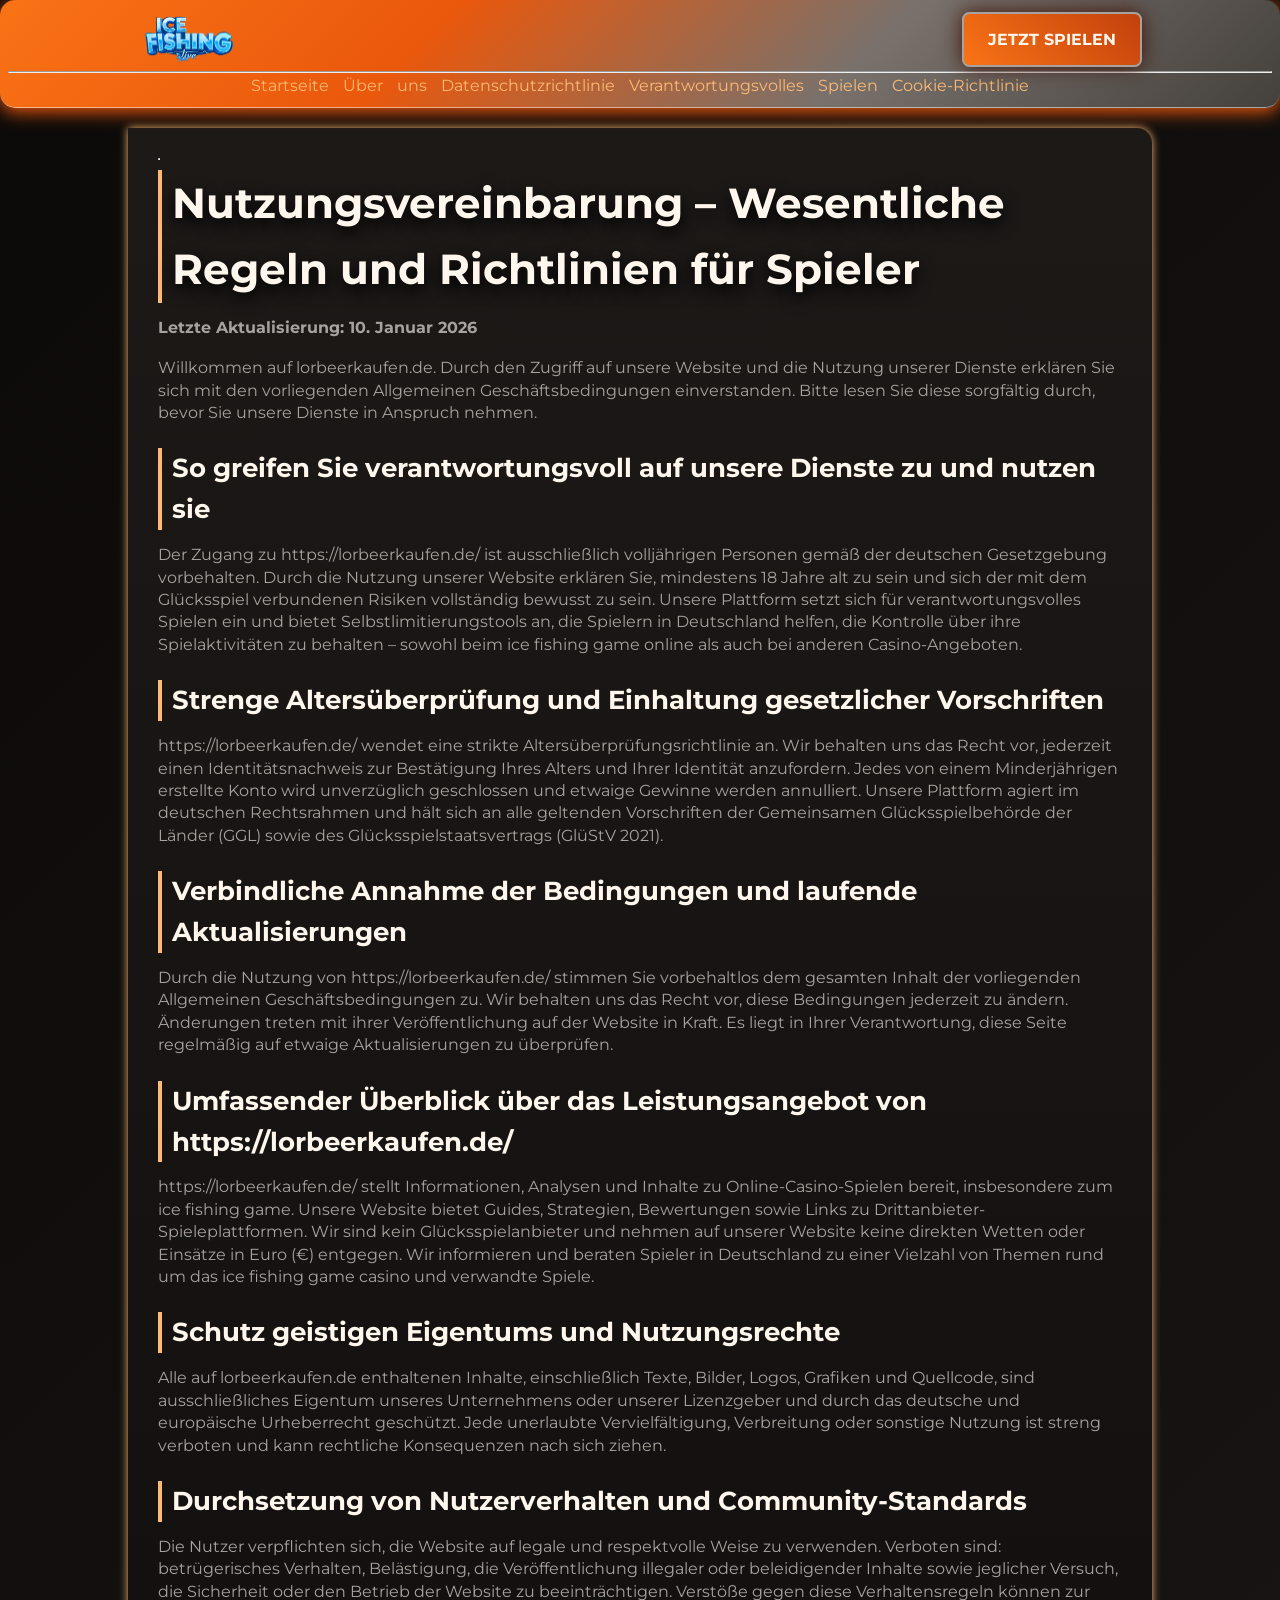
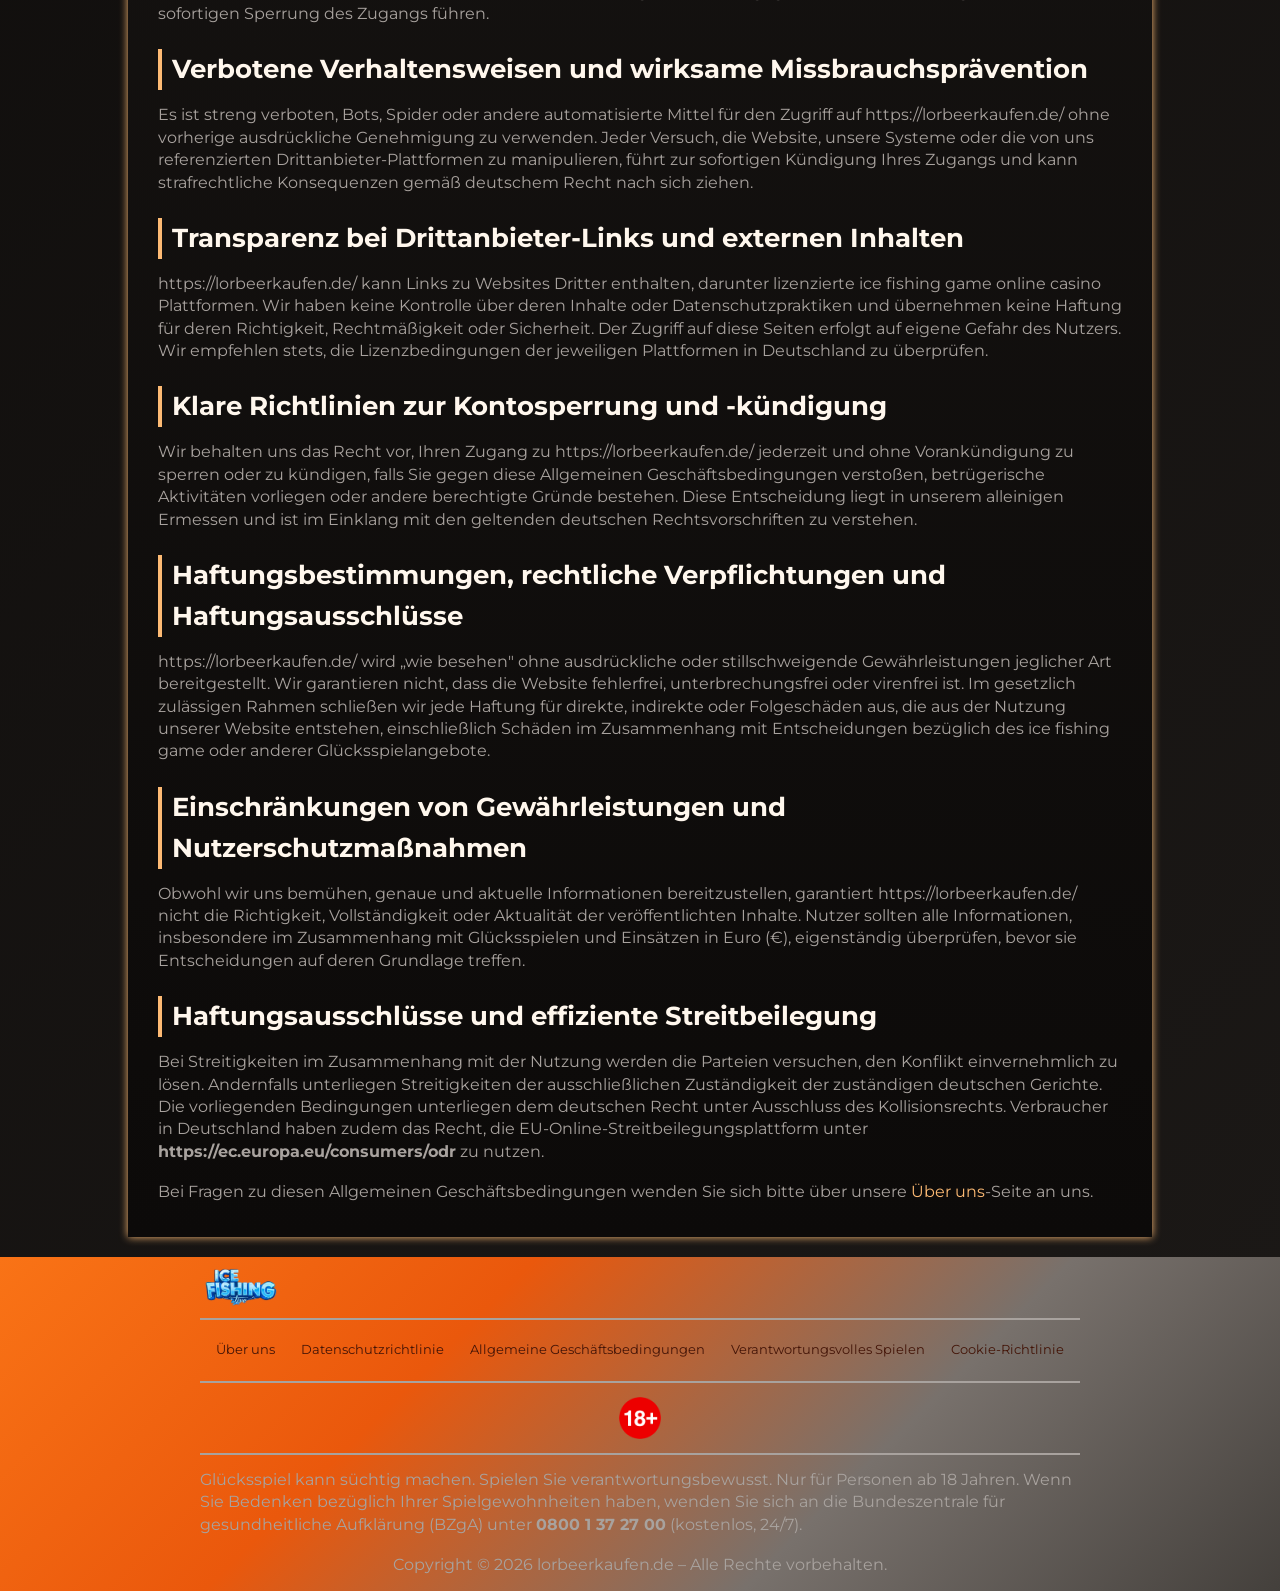
<file: terms-and-conditions/index.html>
<!DOCTYPE html>
<html lang="de">

<head>
    <meta charset="UTF-8">
    <meta name="viewport" content="width=device-width, initial-scale=1.0">
    <link rel="stylesheet" href="/style.css">
    <link rel="shortcut icon" href="/favicon.ico" type="image/x-icon">
    <title>Nutzungsvereinbarung & Spielerpflichten | lorbeerkaufen.de</title>
    <meta name="description"
        content="Durch die Nutzung von https://lorbeerkaufen.de/ stimmen Sie klaren Bedingungen zu, die Ihre Rechte schützen und ein sicheres, transparentes und faires Spielerlebnis in Deutschland gewährleisten.">
    <meta name="googlebot" content="index,follow,noarchive">

    <link rel="canonical" href="https://lorbeerkaufen.de/terms-and-conditions/">

    <meta property="og:type" content="website" />
    <meta property="og:title" content="Nutzungsvereinbarung & Spielerpflichten | lorbeerkaufen.de" />
    <meta property="og:description"
        content="Allgemeine Geschäftsbedingungen – wesentliche Regeln und Richtlinien für Spieler in Deutschland." />
    <meta property="og:url" content="https://lorbeerkaufen.de/terms-and-conditions/" />
    <meta property="og:site_name" content="Ice Fishing Game Deutschland" />
    <meta property="og:locale" content="de_DE" />

    <meta name="twitter:card" content="summary" />
    <meta name="twitter:title" content="Allgemeine Geschäftsbedingungen – Ice Fishing Game Deutschland" />
    <meta name="twitter:description"
        content="Allgemeine Geschäftsbedingungen – wesentliche Regeln und Richtlinien für Spieler in Deutschland." />
</head>

<body>
    <header>
        <div class="logo-container">
            <a href="/">
                <img src="/img/logo.webp" alt="Ice Fishing Game Deutschland Logo" width="100" height="80">
            </a>
            <a href="/play/" class="btn" rel="nofollow" content="noindex">JETZT SPIELEN</a>
        </div>
        <hr>
        <nav class="navigation-list">
            <a href="/">Startseite</a>
            <a href="/about-us/">Über uns</a>
            <a href="/privacy-policy/">Datenschutzrichtlinie</a>
            <a href="/responsible-gambling/">Verantwortungsvolles Spielen</a>
            <a href="/cookie-policy/">Cookie-Richtlinie</a>
        </nav>
    </header>

    <main>
        <div class="container-long">
            <hr class="title-line">
            <h1>Nutzungsvereinbarung – Wesentliche Regeln und Richtlinien für Spieler</h1>

            <p><strong>Letzte Aktualisierung: 10. Januar 2026</strong></p>

            <p>Willkommen auf lorbeerkaufen.de. Durch den Zugriff auf unsere Website und die Nutzung unserer Dienste
                erklären Sie sich mit den vorliegenden Allgemeinen Geschäftsbedingungen einverstanden. Bitte lesen Sie
                diese sorgfältig durch, bevor Sie unsere Dienste in Anspruch nehmen.</p>

            <h2>So greifen Sie verantwortungsvoll auf unsere Dienste zu und nutzen sie</h2>
            <p>Der Zugang zu https://lorbeerkaufen.de/ ist ausschließlich volljährigen Personen gemäß der deutschen
                Gesetzgebung vorbehalten. Durch die Nutzung unserer Website erklären Sie, mindestens 18 Jahre alt zu
                sein und sich der mit dem Glücksspiel verbundenen Risiken vollständig bewusst zu sein. Unsere Plattform
                setzt sich für verantwortungsvolles Spielen ein und bietet Selbstlimitierungstools an, die Spielern in
                Deutschland helfen, die Kontrolle über ihre Spielaktivitäten zu behalten – sowohl beim ice fishing game
                online als auch bei anderen Casino-Angeboten.</p>

            <h2>Strenge Altersüberprüfung und Einhaltung gesetzlicher Vorschriften</h2>
            <p>https://lorbeerkaufen.de/ wendet eine strikte Altersüberprüfungsrichtlinie an. Wir behalten uns das Recht
                vor, jederzeit einen Identitätsnachweis zur Bestätigung Ihres Alters und Ihrer Identität anzufordern.
                Jedes von einem Minderjährigen erstellte Konto wird unverzüglich geschlossen und etwaige Gewinne werden
                annulliert. Unsere Plattform agiert im deutschen Rechtsrahmen und hält sich an alle geltenden
                Vorschriften der Gemeinsamen Glücksspielbehörde der Länder (GGL) sowie des Glücksspielstaatsvertrags
                (GlüStV 2021).</p>

            <h2>Verbindliche Annahme der Bedingungen und laufende Aktualisierungen</h2>
            <p>Durch die Nutzung von https://lorbeerkaufen.de/ stimmen Sie vorbehaltlos dem gesamten Inhalt der
                vorliegenden Allgemeinen Geschäftsbedingungen zu. Wir behalten uns das Recht vor, diese Bedingungen
                jederzeit zu ändern. Änderungen treten mit ihrer Veröffentlichung auf der Website in Kraft. Es liegt in
                Ihrer Verantwortung, diese Seite regelmäßig auf etwaige Aktualisierungen zu überprüfen.</p>

            <h2>Umfassender Überblick über das Leistungsangebot von https://lorbeerkaufen.de/</h2>
            <p>https://lorbeerkaufen.de/ stellt Informationen, Analysen und Inhalte zu Online-Casino-Spielen bereit,
                insbesondere zum ice fishing game. Unsere Website bietet Guides, Strategien, Bewertungen sowie Links zu
                Drittanbieter-Spieleplattformen. Wir sind kein Glücksspielanbieter und nehmen auf unserer Website keine
                direkten Wetten oder Einsätze in Euro (€) entgegen. Wir informieren und beraten Spieler in Deutschland
                zu einer Vielzahl von Themen rund um das ice fishing game casino und verwandte Spiele.</p>

            <h2>Schutz geistigen Eigentums und Nutzungsrechte</h2>
            <p>Alle auf lorbeerkaufen.de enthaltenen Inhalte, einschließlich Texte, Bilder, Logos, Grafiken und
                Quellcode, sind ausschließliches Eigentum unseres Unternehmens oder unserer Lizenzgeber und durch das
                deutsche und europäische Urheberrecht geschützt. Jede unerlaubte Vervielfältigung, Verbreitung oder
                sonstige Nutzung ist streng verboten und kann rechtliche Konsequenzen nach sich ziehen.</p>

            <h2>Durchsetzung von Nutzerverhalten und Community-Standards</h2>
            <p>Die Nutzer verpflichten sich, die Website auf legale und respektvolle Weise zu verwenden. Verboten sind:
                betrügerisches Verhalten, Belästigung, die Veröffentlichung illegaler oder beleidigender Inhalte sowie
                jeglicher Versuch, die Sicherheit oder den Betrieb der Website zu beeinträchtigen. Verstöße gegen diese
                Verhaltensregeln können zur sofortigen Sperrung des Zugangs führen.</p>

            <h2>Verbotene Verhaltensweisen und wirksame Missbrauchsprävention</h2>
            <p>Es ist streng verboten, Bots, Spider oder andere automatisierte Mittel für den Zugriff auf
                https://lorbeerkaufen.de/ ohne vorherige ausdrückliche Genehmigung zu verwenden. Jeder Versuch, die
                Website, unsere Systeme oder die von uns referenzierten Drittanbieter-Plattformen zu manipulieren, führt
                zur sofortigen Kündigung Ihres Zugangs und kann strafrechtliche Konsequenzen gemäß deutschem Recht nach
                sich ziehen.</p>

            <h2>Transparenz bei Drittanbieter-Links und externen Inhalten</h2>
            <p>https://lorbeerkaufen.de/ kann Links zu Websites Dritter enthalten, darunter lizenzierte ice fishing game
                online casino Plattformen. Wir haben keine Kontrolle über deren Inhalte oder Datenschutzpraktiken und
                übernehmen keine Haftung für deren Richtigkeit, Rechtmäßigkeit oder Sicherheit. Der Zugriff auf diese
                Seiten erfolgt auf eigene Gefahr des Nutzers. Wir empfehlen stets, die Lizenzbedingungen der jeweiligen
                Plattformen in Deutschland zu überprüfen.</p>

            <h2>Klare Richtlinien zur Kontosperrung und -kündigung</h2>
            <p>Wir behalten uns das Recht vor, Ihren Zugang zu https://lorbeerkaufen.de/ jederzeit und ohne
                Vorankündigung zu sperren oder zu kündigen, falls Sie gegen diese Allgemeinen Geschäftsbedingungen
                verstoßen, betrügerische Aktivitäten vorliegen oder andere berechtigte Gründe bestehen. Diese
                Entscheidung liegt in unserem alleinigen Ermessen und ist im Einklang mit den geltenden deutschen
                Rechtsvorschriften zu verstehen.</p>

            <h2>Haftungsbestimmungen, rechtliche Verpflichtungen und Haftungsausschlüsse</h2>
            <p>https://lorbeerkaufen.de/ wird „wie besehen" ohne ausdrückliche oder stillschweigende Gewährleistungen
                jeglicher Art bereitgestellt. Wir garantieren nicht, dass die Website fehlerfrei, unterbrechungsfrei
                oder virenfrei ist. Im gesetzlich zulässigen Rahmen schließen wir jede Haftung für direkte, indirekte
                oder Folgeschäden aus, die aus der Nutzung unserer Website entstehen, einschließlich Schäden im
                Zusammenhang mit Entscheidungen bezüglich des ice fishing game oder anderer Glücksspielangebote.</p>

            <h2>Einschränkungen von Gewährleistungen und Nutzerschutzmaßnahmen</h2>
            <p>Obwohl wir uns bemühen, genaue und aktuelle Informationen bereitzustellen, garantiert
                https://lorbeerkaufen.de/ nicht die Richtigkeit, Vollständigkeit oder Aktualität der veröffentlichten
                Inhalte. Nutzer sollten alle Informationen, insbesondere im Zusammenhang mit Glücksspielen und Einsätzen
                in Euro (€), eigenständig überprüfen, bevor sie Entscheidungen auf deren Grundlage treffen.</p>

            <h2>Haftungsausschlüsse und effiziente Streitbeilegung</h2>
            <p>Bei Streitigkeiten im Zusammenhang mit der Nutzung werden die Parteien versuchen, den Konflikt
                einvernehmlich zu lösen. Andernfalls unterliegen Streitigkeiten der ausschließlichen Zuständigkeit der
                zuständigen deutschen Gerichte. Die vorliegenden Bedingungen unterliegen dem deutschen Recht unter
                Ausschluss des Kollisionsrechts. Verbraucher in Deutschland haben zudem das Recht, die
                EU-Online-Streitbeilegungsplattform unter <strong>https://ec.europa.eu/consumers/odr</strong> zu nutzen.
            </p>

            <p>Bei Fragen zu diesen Allgemeinen Geschäftsbedingungen wenden Sie sich bitte über unsere <a
                    href="/about-us/">Über uns</a>-Seite an uns.</p>
        </div>
    </main>

    <footer>
        <a href="/">
            <img src="/img/logo.webp" alt="Ice Fishing Game Deutschland" width="80" height="80">
        </a>
        <hr class="faq-hr">
        <div class="flex-wrapper">
            <a href="/about-us/">Über uns</a>
            <a href="/privacy-policy/">Datenschutzrichtlinie</a>
            <a href="/terms-and-conditions/">Allgemeine Geschäftsbedingungen</a>
            <a href="/responsible-gambling/">Verantwortungsvolles Spielen</a>
            <a href="/cookie-policy/">Cookie-Richtlinie</a>
        </div>
        <hr class="faq-hr">
        <img src="/img/18-icon.webp" alt="18+ Icon" width="50" height="50">
        <hr class="faq-hr">
        <p>
            Glücksspiel kann süchtig machen. Spielen Sie verantwortungsbewusst. Nur für Personen ab 18 Jahren. Wenn Sie
            Bedenken bezüglich Ihrer Spielgewohnheiten haben, wenden Sie sich an die Bundeszentrale für gesundheitliche
            Aufklärung (BZgA) unter <strong>0800 1 37 27 00</strong> (kostenlos, 24/7).
        </p>
        <p>
            Copyright © 2026 lorbeerkaufen.de – Alle Rechte vorbehalten.
        </p>
    </footer>
</body>

</html>
</file>
<file: style.css>
@font-face {
	font-family: Montserrat;
	src: url('./font/Montserrat-Regular.ttf') format('truetype');
	font-weight: 400;
	font-style: normal;
}
@font-face {
	font-family: Montserrat;
	src: url('./font/Montserrat-Medium.ttf') format('truetype');
	font-weight: 500;
	font-style: normal;
}
@font-face {
	font-family: Montserrat;
	src: url('./font/Montserrat-Bold.ttf') format('truetype');
	font-weight: 700;
	font-style: normal;
}

:root {
	--background-color: linear-gradient(135deg, #0c0a09 0%, #1c1917 100%);

	--header: linear-gradient(-45deg, #44403c, #78716c, #ea580c, #f97316);
	--txt: #fff7ed;
	--btn: linear-gradient(45deg, #f97316, #c2410c);
	--border: 15px;
	--container: linear-gradient(180deg, #1c1917, #0c0a09);

	--link: #fdba74;
	--p-txt: #a8a29e;
	--vitrina: #171717;

	--shadow: rgba(249, 115, 22, 0.3);
	--btn-shadow: #431407;
	--second-shadow: #ea580c;
}
* {
	margin: 0;
	padding: 0;
	box-sizing: border-box;
}

html {
	scroll-padding-top: 120px;
	scroll-behavior: smooth;
}

body {
	font-family: 'Montserrat', sans-serif;
	line-height: 1.6;
	color: var(--txt);
	background: var(--background-color);
	font-size: 1rem;
}

main {
	max-width: 80%;
	margin: 10px auto;
}

img,
video {
	max-width: 100%;
	height: auto;
	display: block;
}

a {
	text-decoration: none;
	color: var(--link);
	transition: color 0.3s ease;
}

a:hover {
	color: var(--btn-hover);
}

.accent-link {
	color: var(--btn);
}

h1 {
	font-size: 2.6rem;
	color: var(--txt);
	text-shadow: 0 6px 16px rgb(0, 0, 0);
	border-left: 4px solid var(--link);
	padding-left: 10px;
}

h2 {
	position: relative;
	font-size: 1.6rem;
	margin-top: 10px;
	color: var(--txt);
	border-left: 4px solid var(--link);
	padding-left: 10px;
}

h3 {
	font-size: 1.2rem;
	margin-top: 10px;
	color: var(--txt);
}

ul {
	list-style: none;
	margin: 10px;
	color: var(--txt);
	margin: 4px 60px;
}

ul li::before {
	content: '◆ ';
	color: var(--btn);
}
/* custom list */
.pink-circle-list {
	counter-reset: step;
	list-style: none;
	padding-left: 0;
	margin: 10px 0;
}

.pink-circle-list li {
	counter-increment: step;
	margin-bottom: 1em;
	position: relative;
	padding-left: 40px;
}

.pink-circle-list li::before {
	content: counter(step);
	position: absolute;
	left: 0;
	top: 0;
	width: 26px;
	height: 26px;
	background-color: var(--link);
	color: var(--white);
	font-weight: bold;
	border-radius: 50%;
	display: flex;
	align-items: center;
	justify-content: center;
	font-family: sans-serif;
	font-size: 14px;
}

/*  */
p {
	color: var(--p-txt);
	font-size: 1rem;
	line-height: 1.4rem;
	margin: 4px 0;
}

blockquote {
	padding: 10px;
	font-style: italic;
	color: var(--p-txt);
	margin: 20px auto;
	background-color: var(--background-color);
	border-left: 4px solid var(--btn);
	border-right: 4px solid var(--btn);
}

.btn,
.btn-white {
	display: inline-block;
	background: var(--btn);
	color: var(--txt);
	padding: 0.8rem 1.5rem;
	border: 2px solid var(--p-txt);
	border-radius: calc(var(--border) / 2);
	corner-shape: bevel;
	font-weight: bold;
	transition: all 0.3s ease;
	cursor: pointer;

	/* Базовое лёгкое свечение */
	box-shadow: 0 0 20px var(--btn-shadow);
}

/* Эффект при наведении */
.btn:hover {
	box-shadow: 10px 10px 10px var(--btn-shadow);
	transform: scale(0.95);
	color: var(--txt);
}

.btn-white {
	background-color: var(--txt);
}

.btn-white:hover {
	box-shadow: 0 0 10px var(--txt);
	transform: scale(1.05);
	color: var(--p-txt);
}

header {
	width: 100%;
	background: var(--header);
	position: sticky;
	top: 0;
	z-index: 100;
	corner-shape: bevel;
	border-radius: var(--border);
	border-bottom: 1px solid rgba(255, 255, 255, 0.5);
	box-shadow: 0 4px 18px var(--second-shadow);
	padding: 8px;
	overflow: hidden;
}

.logo-container {
	position: relative;
	display: flex;
	align-items: center;
	justify-content: space-between;
	width: 80%;
	margin: 0 auto;
	padding: 4px;
}

.blob {
	position: absolute;
	width: 75px;
	height: 75px;
	background: var(--txt);
	box-shadow: 0 0 50px var(--p-txt);
	border-radius: 60% 40% 30% 70% / 60% 30% 70% 40%;
	animation: morph 8s ease-in-out infinite;

	filter: blur(1px);
	z-index: -1;
}

@keyframes morph {
	0% {
		border-radius: 60% 40% 30% 70% / 60% 30% 70% 40%;
	}
	25% {
		border-radius: 45% 55% 50% 50% / 55% 45% 55% 45%;
	}
	50% {
		border-radius: 30% 70% 70% 30% / 30% 30% 70% 70%;
	}
	75% {
		border-radius: 55% 45% 40% 60% / 45% 55% 45% 55%;
	}
	100% {
		border-radius: 60% 40% 30% 70% / 60% 30% 70% 40%;
	}
}

.logo-nav-container {
	display: flex;
	gap: 30px;
}

.navigation-list {
	text-align: center;
	word-spacing: 10px;
}

.container {
	margin: 20px auto;
	display: flex;
	align-items: center;
	justify-content: center;
	gap: 20px;
	padding: 30px;
	background: var(--container);
	border-top-right-radius: var(--border);
}

.container-long {
	margin: 20px auto;
	display: flex;
	flex-direction: column;
	align-items: start;
	justify-content: center;
	gap: 10px;
	padding: 30px;
	background: var(--container);
	border-top-right-radius: var(--border);
}

.container,
.container-long,
.casino-vitrina {
	background: var(--container);
	filter: drop-shadow(0 0 4px var(--link));
}

.flex-container {
	margin: 20px auto;
	display: flex;
	align-items: center;
	justify-content: start;
	gap: 20px;
}

.flex-wrapper {
	margin: 10px auto;
	display: flex;
	align-items: self-start;
	justify-content: center;
	gap: 26px;
}

.container img,
.container-left img,
.container-long img {
	border-radius: var(--border);
	width: 480px;
	height: auto;
}

.btn-container {
	display: flex;
	align-items: center;
	justify-content: space-between;
	margin: 20px auto;
}

.casino-vitrina {
	display: flex;
	flex-direction: column;
	corner-shape: scoop;
	background: var(--vitrina);
	box-shadow:
		0 0 20px var(--shadow),
		inset 0 0 10px rgba(255, 255, 255, 0.1);
	border-left: 1px solid rgba(0, 0, 0, 0.6);
	border-radius: var(--border);
	padding: 20px 20px;
}

.casino-card {
	display: flex;
	align-items: center;
	justify-content: space-between;
	background-color: var(--container);
	border-radius: 10px;
	overflow: hidden;
	margin: 20px auto;
	color: #fff;
	width: 100%;
}

.casino-rank {
	background: var(--link);
	padding: 60px 10px;
	font-size: 18px;
	font-weight: bold;
	color: white;
	display: flex;
	align-items: center;
	justify-content: center;
}

.casino-left {
	display: flex;
	flex-direction: column;
	align-items: self-start;
	justify-content: center;
	padding: 10px;
	gap: 10px;
}

.casino-logo {
	width: 200px;
	height: auto;
	border-radius: var(--border);
}

.casino-rating {
	background-color: var(--link);
	color: var(--txt);
	padding: 4px 10px;
	border-radius: 20px;
	font-weight: bold;
	display: inline-block;
	gap: 4px;
	margin-top: 12px;
	cursor: pointer;
}

.casino-center {
	padding: 0 20px;
	display: flex;
	gap: 10px;
}

.casino-title {
	margin: 0;
	font-size: 18px;
	font-weight: bold;
}

.casino-actions {
	display: flex;
	flex-direction: column;
	align-items: start;
	justify-content: start;
	gap: 10px;
	padding: 10px;
	width: 16%;
}

.btn-red-bonus {
	padding: 8px 12px;
	background: var(--btn);
	border-radius: 12px;
	border: 3px solid var(--p-txt);
	transition: all 0.4s ease;
	text-align: center;
	width: 100%;
	color: var(--white);
}

.btn-red-bonus:hover {
	background: var(--header);
	transform: scale(0.9);
	border: 3px solid var(--link);
	color: var(--txt);
}

.table-wrapper {
	overflow-x: auto;
	margin-top: 1.5rem;
	border-radius: var(--border);
	width: 100%;
}

.table-wrapper table {
	width: 100%;
	border-collapse: collapse;
	color: var(--txt);
	font-size: 1rem;
	min-width: 320px;
}

.table-wrapper th {
	background: var(--btn);
	color: var(--txt);
	padding: 1rem;
	text-align: left;
	font-weight: 600;
	font-size: 1.05rem;
	border-bottom: 1px solid var(--p-txt);
}

.table-wrapper td {
	padding: 0.9rem 1rem;
	border-bottom: 1px solid var(--p-txt);
	color: var(--light-color);
}

.table-wrapper a {
	color: var(--link);
	text-decoration: none;
	font-weight: 600;
}

.table-wrapper a:hover {
	color: var(--accent);
	text-decoration: underline;
}

/* game block */
.breake {
	display: flex;
	flex-wrap: wrap;
	align-items: center;
	justify-content: centerx;
	width: 100%;
	margin: 20px auto;
	gap: 10px;
}

.breake-block {
	display: flex;
	align-items: center;
	justify-content: space-between;
	gap: 10px;
	padding: 10px 16px;
	border-radius: var(--border);
	background-color: var(--vitrina);
}

.breake-block p {
	background-color: var(--txt);
	border-radius: 120px;
	padding: 10px 12px;
	color: var(--btn-shadow);
	font-weight: 500;
}

.faq-hr {
	border: 1px solid var(--p-txt);
	width: 100%;
}

footer {
	display: flex;
	flex-direction: column;
	align-items: center;
	background: var(--header);
	padding: 10px 200px;
	font-size: 0.8rem;
	gap: 10px;
}

footer a {
	align-self: self-start;
	color: var(--btn-shadow);
}

.footer-hr {
	border: 1px solid var(--p-txt);
	width: 100%;
}

.banner-bottom {
	position: fixed;
	bottom: 0;
	left: 0;
	right: 0;
	background: #00000021;
	border-top: 1px solid var(--link);
	corner-top-left-shape: bevel;
	corner-top-right-shape: bevel;
	border-top-left-radius: var(--border);
	border-top-right-radius: var(--border);
	padding: 15px 20px;
	box-shadow: 0 -2px 10px rgba(0, 0, 0, 0.1);
	backdrop-filter: blur(13px);
	display: flex;
	align-items: center;
	justify-content: center;
	gap: 40px;
	z-index: 1000;
}

@media (max-width: 1024px) {
	main {
		max-width: 90%;
	}

	.logo-container {
		width: 96%;
	}

	.logo {
		width: 100px;
	}

	.container,
	.container-left,
	.container-long {
		border-top-right-radius: calc(var(--border) / 2);
	}

	.container img,
	.container-left img,
	.container-long img {
		width: 300px;
		height: auto;
	}

	.btn-container {
		flex-direction: column;
		justify-content: center;
		align-items: flex-start;
	}

	.btn,
	.btn-white {
		padding: 10px;
		font-size: 14px;
	}

	footer {
		padding: 10px 100px;
	}
}

@media (max-width: 768px) {
	h1 {
		font-size: 2rem;
	}
	main {
		max-width: 96%;
	}

	ul {
		margin: 4px 10px;
	}

	/* header */
	header {
		padding: 5px;
	}

	.navigation-list {
		display: none;
	}
	.logo-container {
		width: 96%;
	}

	.container,
	.container-long {
		box-shadow: 5px 3px 5px var(--shadow);
	}

	.container,
	.container-left,
	.container-long,
	.flex-wrapper {
		flex-direction: column;
		padding: 12px;
		gap: 10px;
	}

	.container img,
	.container-left img,
	.container-long img {
		width: 100%;
		height: auto;
	}

	.btn-container {
		flex-direction: column;
		justify-content: center;
		align-items: flex-start;
		gap: 20px;
	}

	.btn {
		padding: 8px 16px;
	}

	.btn-red-bonus {
		padding: 8px;
	}

	/* vitrina */

	.casino-card {
		flex-direction: column;
	}

	.breake-block {
		padding: 10px;
	}

	.casino-rank {
		height: 0;
		width: 100%;
		padding: 14px 0;
	}

	.casino-logo {
		width: 300px;
		height: auto;
	}

	.casino-actions {
		width: 50%;
		margin-bottom: 10px;
	}

	.table-wrapper th {
		padding: 12px;
	}

	.banner-bottom {
		gap: 10px;
		width: 100vw;
		padding: 8px 14px;
	}
	/*  */
	footer {
		padding: 10px 20px;
	}
}
</file>
